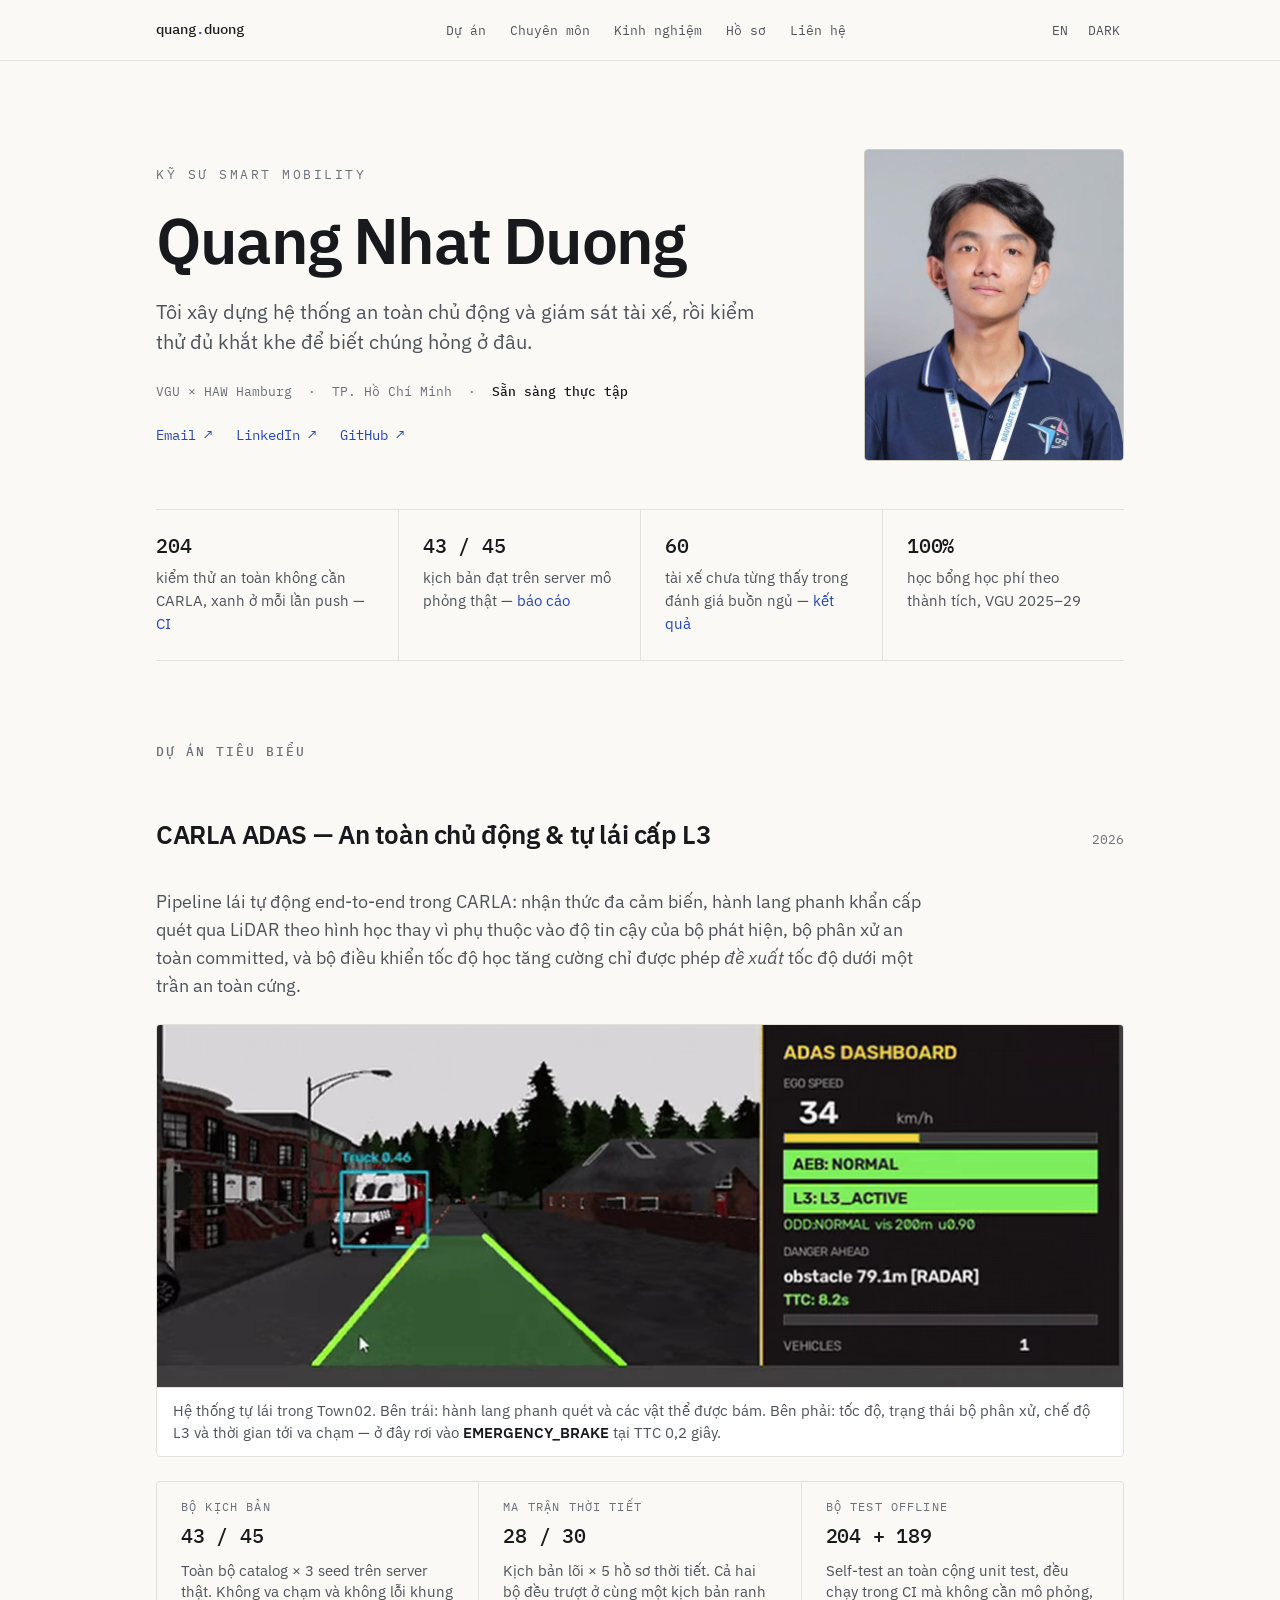
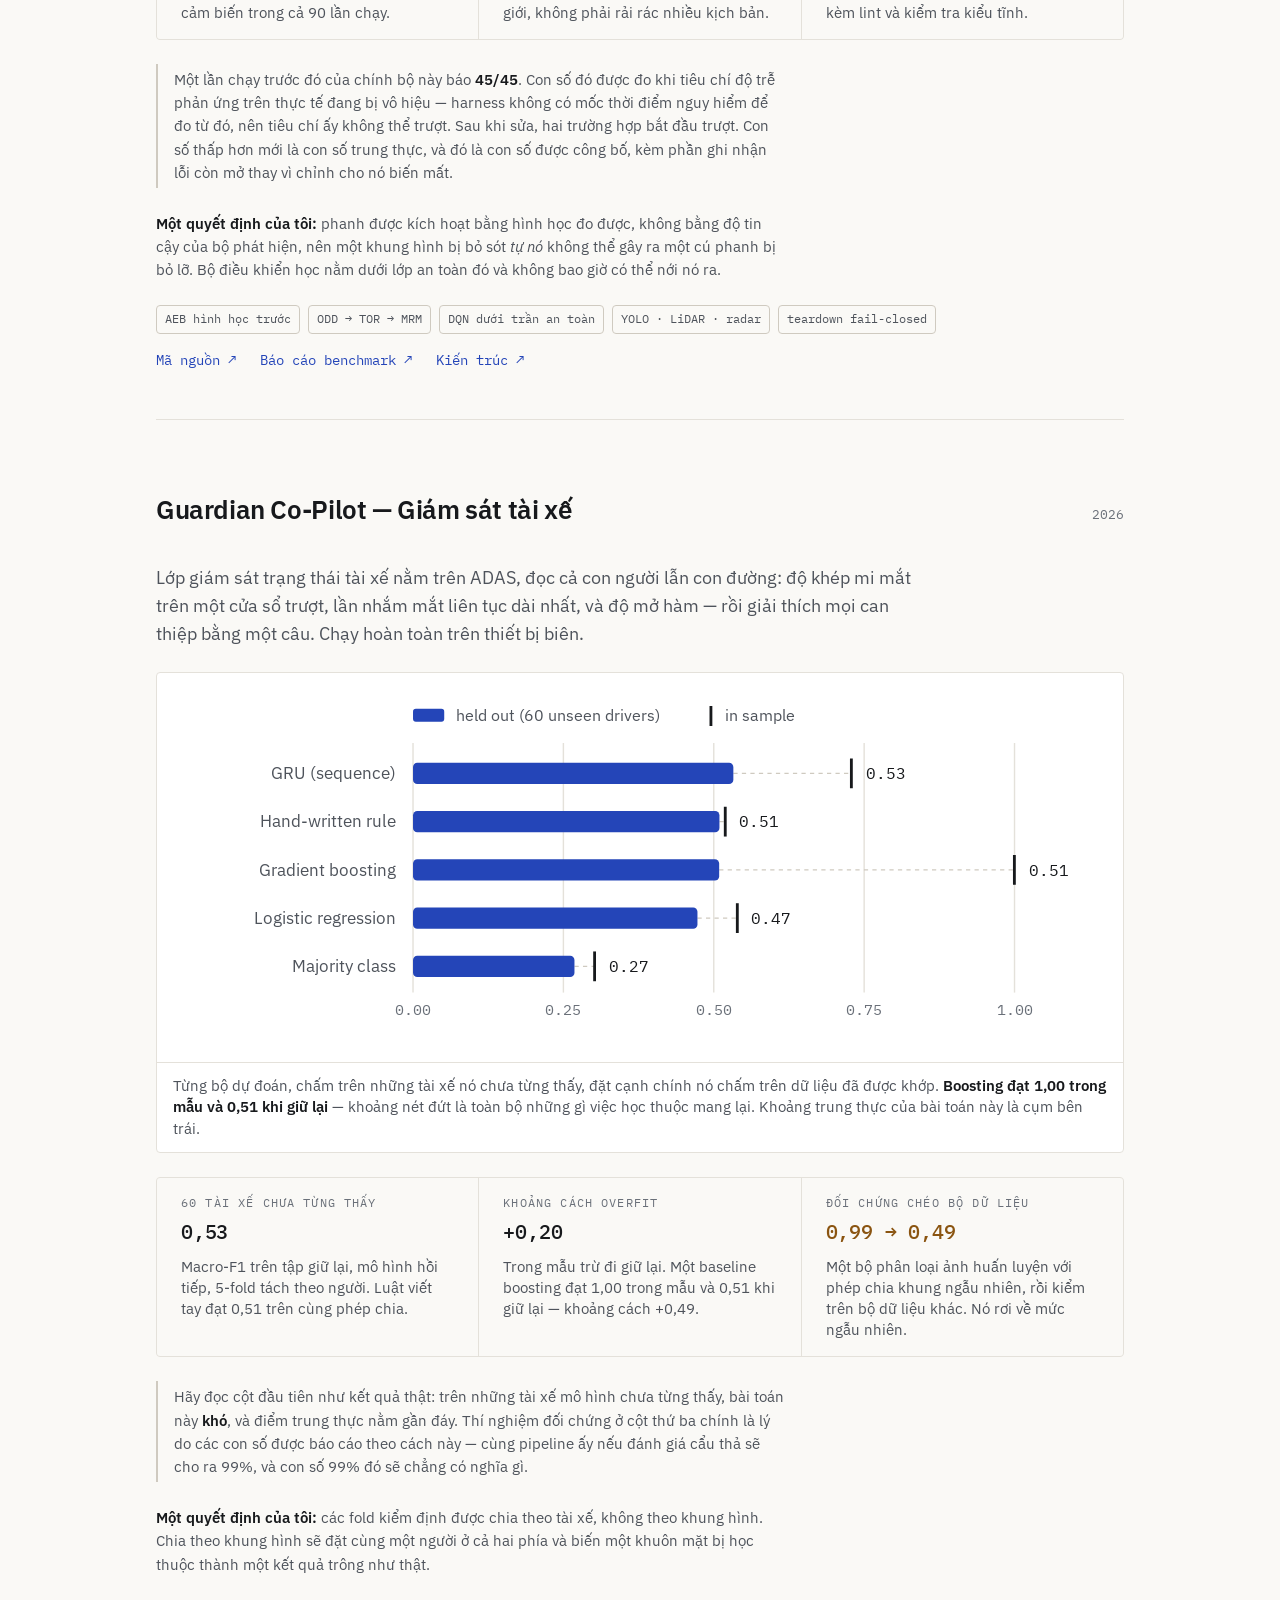
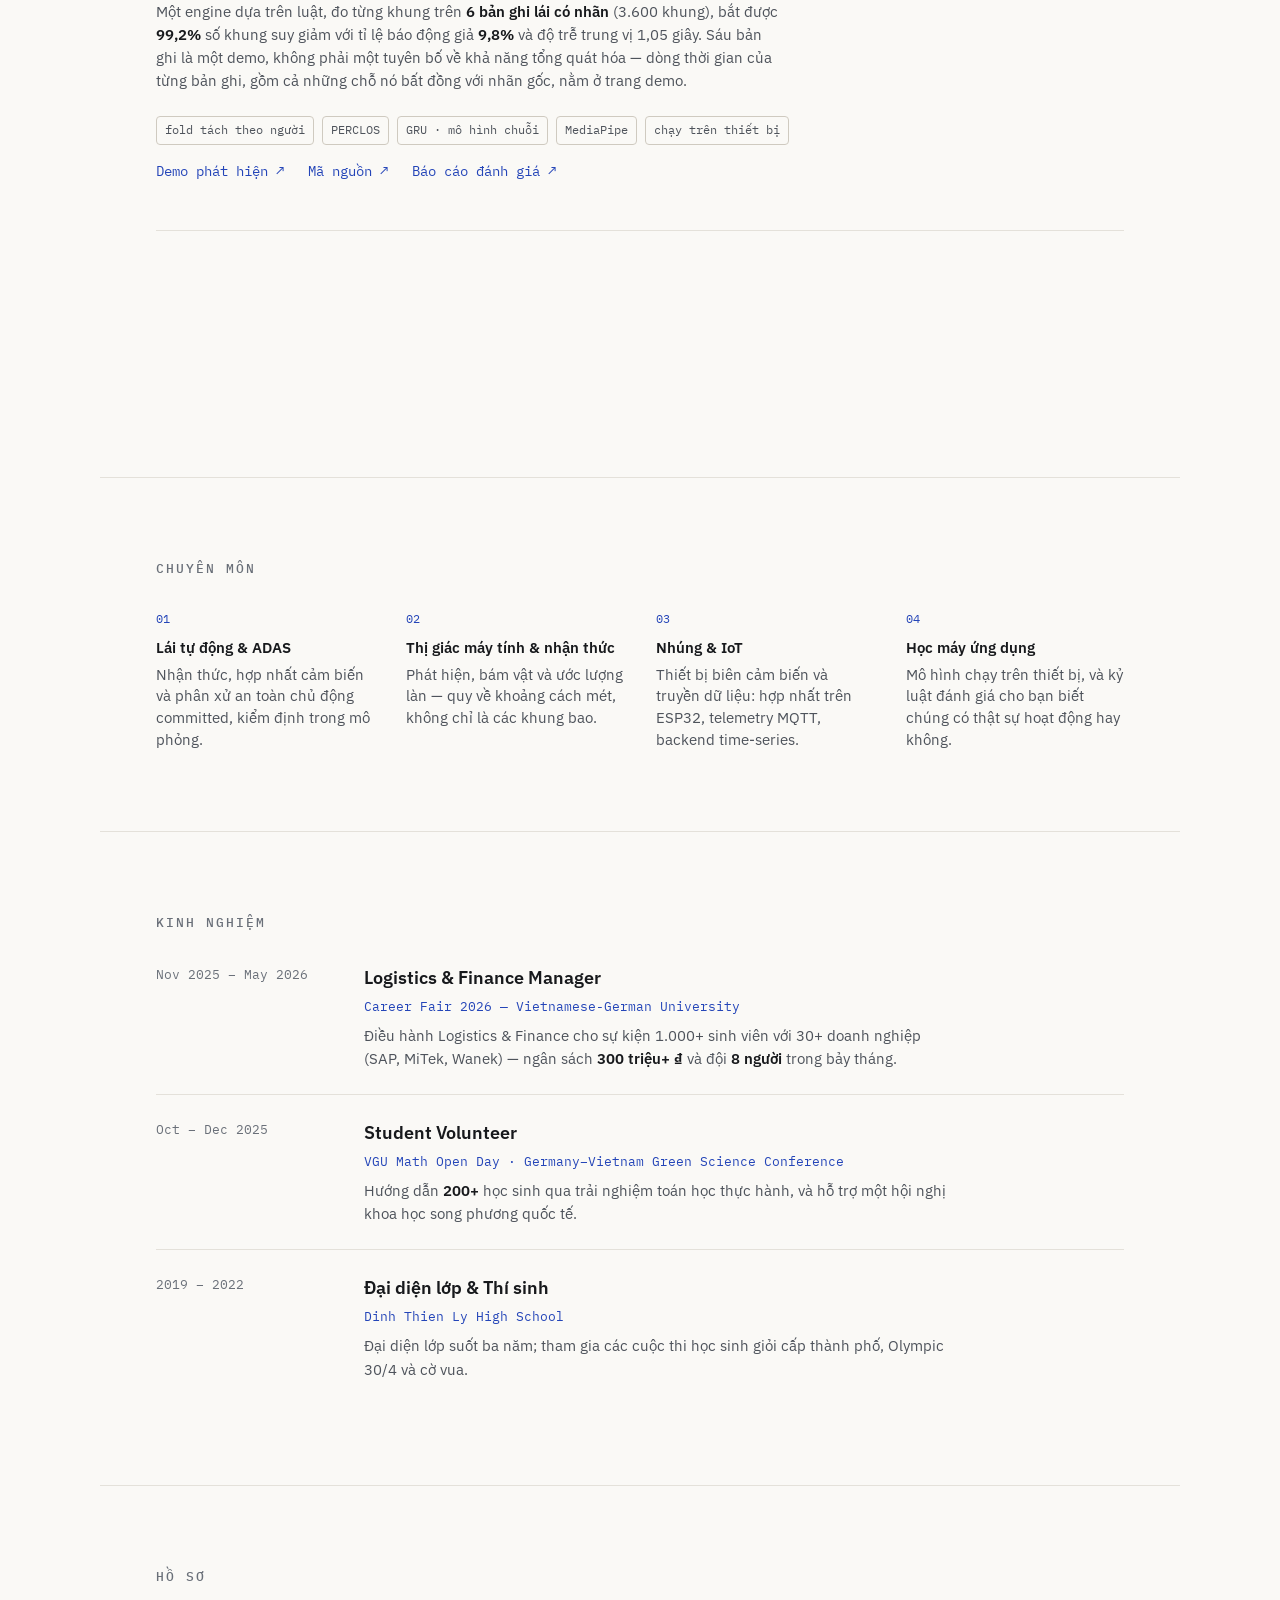
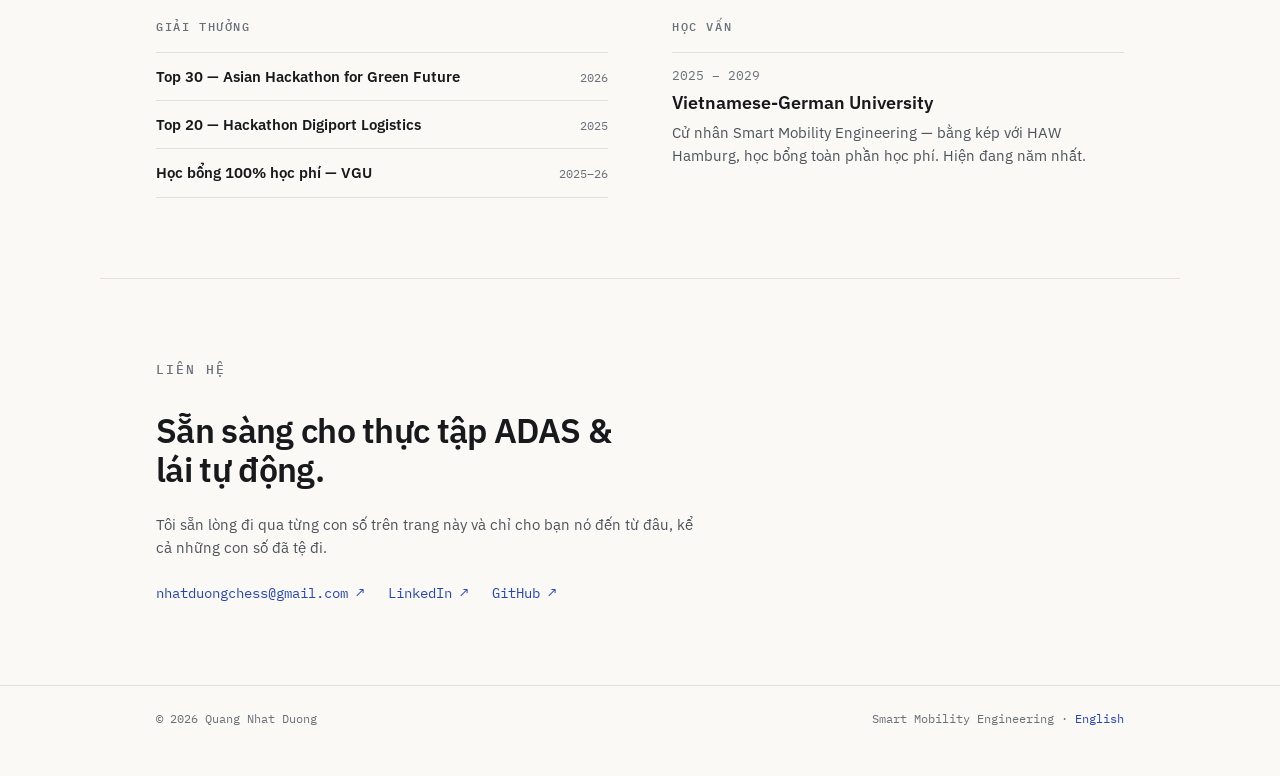
<file: index.html>
<!DOCTYPE html>
<html lang="vi">
<head>
<meta charset="UTF-8">
<meta name="viewport" content="width=device-width, initial-scale=1.0">
<title>Quang Nhat Duong — Kỹ sư Smart Mobility</title>
<meta name="description" content="Quang Nhat Duong — sinh viên Smart Mobility Engineering, xây dựng hệ thống an toàn chủ động và giám sát tài xế. ADAS cấp L3 trong CARLA, kiểm định trên server thật; phát hiện buồn ngủ đánh giá trên 60 tài xế chưa từng thấy.">
<link rel="preconnect" href="https://fonts.googleapis.com">
<link rel="preconnect" href="https://fonts.gstatic.com" crossorigin>
<link rel="stylesheet" href="https://fonts.googleapis.com/css2?family=IBM+Plex+Mono:wght@400;500&family=IBM+Plex+Sans:wght@400;500;600;700&display=swap">
<link rel="stylesheet" href="styles.css">
</head>
<body>

<a class="skip" href="#main">Tới nội dung chính</a>

<div class="topbar">
  <div class="wrap topbar-inner">
    <a class="brand" href="#top">quang<span class="d">.</span>duong</a>
    <nav class="topnav" aria-label="Các mục">
      <a href="#work">Dự án</a>
      <a href="#focus">Chuyên môn</a>
      <a href="#experience">Kinh nghiệm</a>
      <a href="#background">Hồ sơ</a>
      <a href="#contact">Liên hệ</a>
    </nav>
    <div class="controls">
      <a class="icon-btn" href="en.html" title="English" hreflang="en">EN</a>
      <button class="icon-btn" data-theme-toggle aria-label="Đổi giao diện sáng/tối"><span class="tstate">DARK</span></button>
    </div>
  </div>
</div>

<header class="hero wrap" id="top">
  <div class="hero-grid">
    <div class="hero-main">
      <div class="eyebrow">Kỹ sư Smart Mobility</div>
      <h1 class="hero-name">Quang Nhat Duong</h1>
      <p class="hero-lead">Tôi xây dựng hệ thống an toàn chủ động và giám sát tài xế, rồi kiểm thử đủ khắt khe để biết chúng hỏng ở đâu.</p>
      <div class="hero-meta">VGU&nbsp;×&nbsp;HAW&nbsp;Hamburg &nbsp;·&nbsp; TP.&nbsp;Hồ&nbsp;Chí&nbsp;Minh &nbsp;·&nbsp; <b>Sẵn sàng thực tập</b></div>
      <div class="hero-links">
        <a href="mailto:nhatduongchess@gmail.com">Email&nbsp;↗</a>
        <a href="https://www.linkedin.com/in/quang-nhat-duong-95208b382/" target="_blank" rel="noopener">LinkedIn&nbsp;↗</a>
        <a href="https://github.com/nhatduongchess-cloud" target="_blank" rel="noopener">GitHub&nbsp;↗</a>
      </div>
    </div>
    <div class="hero-portrait">
      <img src="assets/portrait-crop.jpg" alt="Chân dung Quang Nhat Duong" width="260" height="312">
    </div>
  </div>
</header>

<div class="wrap">
  <div class="evidence">
    <div class="ev">
      <div class="ev-v">204</div>
      <div class="ev-k">kiểm thử an toàn không cần CARLA, xanh ở mỗi lần push —
        <a href="https://github.com/nhatduongchess-cloud/carla-adas-active-safety-project/actions" target="_blank" rel="noopener">CI</a></div>
    </div>
    <div class="ev">
      <div class="ev-v">43 / 45</div>
      <div class="ev-k">kịch bản đạt trên server mô phỏng thật —
        <a href="https://github.com/nhatduongchess-cloud/carla-adas-active-safety-project/blob/main/docs/benchmarks/README.md" target="_blank" rel="noopener">báo cáo</a></div>
    </div>
    <div class="ev">
      <div class="ev-v">60</div>
      <div class="ev-k">tài xế chưa từng thấy trong đánh giá buồn ngủ —
        <a href="https://github.com/nhatduongchess-cloud/guardian-co-pilot/blob/main/docs/opendata/rldd_report.md" target="_blank" rel="noopener">kết quả</a></div>
    </div>
    <div class="ev">
      <div class="ev-v">100%</div>
      <div class="ev-k">học bổng học phí theo thành tích, VGU 2025–29</div>
    </div>
  </div>
</div>

<main id="main">

  <!-- DỰ ÁN -->
  <section class="section wrap" id="work">
    <h2 class="sec-label">Dự án tiêu biểu</h2>

    <article class="case">
      <div class="case-head">
        <h3 class="case-title">CARLA ADAS — An toàn chủ động &amp; tự lái cấp&nbsp;L3</h3>
        <span class="case-year">2026</span>
      </div>
      <p class="case-lede">Pipeline lái tự động end-to-end trong CARLA: nhận thức đa cảm biến, hành lang phanh khẩn cấp
        quét qua LiDAR theo hình học thay vì phụ thuộc vào độ tin cậy của bộ phát hiện, bộ phân xử an toàn committed,
        và bộ điều khiển tốc độ học tăng cường chỉ được phép <em>đề xuất</em> tốc độ dưới một trần an toàn cứng.</p>

      <figure class="figure">
        <video autoplay muted loop playsinline poster="assets/carla-demo-poster.jpg"
               width="960" height="360" aria-label="Hệ thống chạy trong CARLA: hành lang làn đường, xe và người đi bộ được bám, và bảng điều khiển ADAS chuyển sang EMERGENCY_BRAKE khi thời gian tới va chạm giảm.">
          <source src="assets/carla-demo.webm" type="video/webm">
          <source src="assets/carla-demo.mp4" type="video/mp4">
        </video>
        <figcaption class="figure-cap">Hệ thống tự lái trong Town02. Bên trái: hành lang phanh quét
          và các vật thể được bám. Bên phải: tốc độ, trạng thái bộ phân xử, chế độ L3 và thời gian
          tới va chạm — ở đây rơi vào <b>EMERGENCY_BRAKE</b> tại TTC 0,2&nbsp;giây.</figcaption>
      </figure>

      <div class="metrics">
        <div class="metric">
          <div class="m-k">Bộ kịch bản</div>
          <div class="m-v">43 / 45</div>
          <div class="m-n">Toàn bộ catalog × 3 seed trên server thật. Không va chạm và không lỗi khung cảm biến
            trong cả 90 lần chạy.</div>
        </div>
        <div class="metric">
          <div class="m-k">Ma trận thời tiết</div>
          <div class="m-v">28 / 30</div>
          <div class="m-n">Kịch bản lõi × 5 hồ sơ thời tiết. Cả hai bộ đều trượt ở cùng một kịch bản ranh giới,
            không phải rải rác nhiều kịch bản.</div>
        </div>
        <div class="metric">
          <div class="m-k">Bộ test offline</div>
          <div class="m-v">204 + 189</div>
          <div class="m-n">Self-test an toàn cộng unit test, đều chạy trong CI mà không cần mô phỏng,
            kèm lint và kiểm tra kiểu tĩnh.</div>
        </div>
      </div>

      <p class="caveat">Một lần chạy trước đó của chính bộ này báo <b>45/45</b>. Con số đó được đo khi tiêu chí độ trễ
        phản ứng trên thực tế đang bị vô hiệu — harness không có mốc thời điểm nguy hiểm để đo từ đó, nên tiêu chí ấy
        không thể trượt. Sau khi sửa, hai trường hợp bắt đầu trượt. Con số thấp hơn mới là con số trung thực, và đó là
        con số được công bố, kèm phần ghi nhận lỗi còn mở thay vì chỉnh cho nó biến mất.</p>

      <p class="decision"><b>Một quyết định của tôi:</b> phanh được kích hoạt bằng hình học đo được, không bằng độ tin cậy
        của bộ phát hiện, nên một khung hình bị bỏ sót <em>tự nó</em> không thể gây ra một cú phanh bị bỏ lỡ. Bộ điều khiển
        học nằm dưới lớp an toàn đó và không bao giờ có thể nới nó ra.</p>

      <div class="chips">
        <span class="chip">AEB hình học trước</span><span class="chip">ODD → TOR → MRM</span>
        <span class="chip">DQN dưới trần an toàn</span><span class="chip">YOLO · LiDAR · radar</span>
        <span class="chip">teardown fail-closed</span>
      </div>
      <div class="sources">
        <a href="https://github.com/nhatduongchess-cloud/carla-adas-active-safety-project" target="_blank" rel="noopener">Mã nguồn&nbsp;↗</a>
        <a href="https://github.com/nhatduongchess-cloud/carla-adas-active-safety-project/blob/main/docs/benchmarks/README.md" target="_blank" rel="noopener">Báo cáo benchmark&nbsp;↗</a>
        <a href="https://github.com/nhatduongchess-cloud/carla-adas-active-safety-project/blob/main/docs/ARCHITECTURE.md" target="_blank" rel="noopener">Kiến trúc&nbsp;↗</a>
      </div>
    </article>

    <article class="case">
      <div class="case-head">
        <h3 class="case-title">Guardian Co-Pilot — Giám sát tài xế</h3>
        <span class="case-year">2026</span>
      </div>
      <p class="case-lede">Lớp giám sát trạng thái tài xế nằm trên ADAS, đọc cả con người lẫn con đường: độ khép mi mắt
        trên một cửa sổ trượt, lần nhắm mắt liên tục dài nhất, và độ mở hàm — rồi giải thích mọi can thiệp bằng một câu.
        Chạy hoàn toàn trên thiết bị biên.</p>

      <figure class="figure">
        <div class="chart"><svg xmlns="http://www.w3.org/2000/svg" viewBox="0 0 664 252" width="100%" role="img" aria-label="Held-out macro-F1 against in-sample macro-F1 for five predictors on 60 unseen drivers. Gradient boosting scores 1.00 in sample and 0.51 held out; the GRU scores 0.73 and 0.53; the hand-written rule 0.52 and 0.51."><style>.g-ink{fill:var(--ink,#17191C)}.g-sub{fill:var(--sub,#4E535B)}.g-faint{fill:var(--faint,#6A7079)}.g-bar{fill:var(--accent,#2445B8)}.g-tick{stroke:var(--ink,#17191C)}.g-grid{stroke:var(--line,#E4E1DA)}.g-span{stroke:var(--line-2,#CFCAC0)}</style><line x1="172.0" y1="38" x2="172.0" y2="214" class="g-grid" stroke-width="1"/><text x="172.0" y="230" font-size="10.5" text-anchor="middle" class="g-faint" font-family="IBM Plex Mono, monospace">0.00</text><line x1="278.0" y1="38" x2="278.0" y2="214" class="g-grid" stroke-width="1"/><text x="278.0" y="230" font-size="10.5" text-anchor="middle" class="g-faint" font-family="IBM Plex Mono, monospace">0.25</text><line x1="384.0" y1="38" x2="384.0" y2="214" class="g-grid" stroke-width="1"/><text x="384.0" y="230" font-size="10.5" text-anchor="middle" class="g-faint" font-family="IBM Plex Mono, monospace">0.50</text><line x1="490.0" y1="38" x2="490.0" y2="214" class="g-grid" stroke-width="1"/><text x="490.0" y="230" font-size="10.5" text-anchor="middle" class="g-faint" font-family="IBM Plex Mono, monospace">0.75</text><line x1="596.0" y1="38" x2="596.0" y2="214" class="g-grid" stroke-width="1"/><text x="596.0" y="230" font-size="10.5" text-anchor="middle" class="g-faint" font-family="IBM Plex Mono, monospace">1.00</text><text x="160" y="63.5" font-size="12" text-anchor="end" class="g-sub">GRU (sequence)</text><line x1="397.8" y1="59.5" x2="481.0" y2="59.5" class="g-span" stroke-width="1" stroke-dasharray="3 3"/><rect x="172" y="52" width="225.8" height="15" rx="3" class="g-bar"><title>GRU (sequence): held out 0.53, in sample 0.73</title></rect><line x1="481.0" y1="49" x2="481.0" y2="70" class="g-tick" stroke-width="2"/><text x="491.0" y="63.5" font-size="11.5" class="g-ink" font-family="IBM Plex Mono, monospace">0.53</text><text x="160" y="97.5" font-size="12" text-anchor="end" class="g-sub">Hand-written rule</text><line x1="388.0" y1="93.5" x2="392.1" y2="93.5" class="g-span" stroke-width="1" stroke-dasharray="3 3"/><rect x="172" y="86" width="216.0" height="15" rx="3" class="g-bar"><title>Hand-written rule: held out 0.51, in sample 0.52</title></rect><line x1="392.1" y1="83" x2="392.1" y2="104" class="g-tick" stroke-width="2"/><text x="402.1" y="97.5" font-size="11.5" class="g-ink" font-family="IBM Plex Mono, monospace">0.51</text><text x="160" y="131.5" font-size="12" text-anchor="end" class="g-sub">Gradient boosting</text><line x1="387.8" y1="127.5" x2="595.9" y2="127.5" class="g-span" stroke-width="1" stroke-dasharray="3 3"/><rect x="172" y="120" width="215.8" height="15" rx="3" class="g-bar"><title>Gradient boosting: held out 0.51, in sample 1.00</title></rect><line x1="595.9" y1="117" x2="595.9" y2="138" class="g-tick" stroke-width="2"/><text x="605.9" y="131.5" font-size="11.5" class="g-ink" font-family="IBM Plex Mono, monospace">0.51</text><text x="160" y="165.5" font-size="12" text-anchor="end" class="g-sub">Logistic regression</text><line x1="372.5" y1="161.5" x2="400.6" y2="161.5" class="g-span" stroke-width="1" stroke-dasharray="3 3"/><rect x="172" y="154" width="200.5" height="15" rx="3" class="g-bar"><title>Logistic regression: held out 0.47, in sample 0.54</title></rect><line x1="400.6" y1="151" x2="400.6" y2="172" class="g-tick" stroke-width="2"/><text x="410.6" y="165.5" font-size="11.5" class="g-ink" font-family="IBM Plex Mono, monospace">0.47</text><text x="160" y="199.5" font-size="12" text-anchor="end" class="g-sub">Majority class</text><line x1="285.8" y1="195.5" x2="300.0" y2="195.5" class="g-span" stroke-width="1" stroke-dasharray="3 3"/><rect x="172" y="188" width="113.8" height="15" rx="3" class="g-bar"><title>Majority class: held out 0.27, in sample 0.30</title></rect><line x1="300.0" y1="185" x2="300.0" y2="206" class="g-tick" stroke-width="2"/><text x="310.0" y="199.5" font-size="11.5" class="g-ink" font-family="IBM Plex Mono, monospace">0.27</text><rect x="172" y="14" width="22" height="9" rx="2" class="g-bar"/><text x="202" y="22.5" font-size="11.5" class="g-sub">held out (60 unseen drivers)</text><line x1="382" y1="12" x2="382" y2="26" class="g-tick" stroke-width="2"/><text x="392" y="22.5" font-size="11.5" class="g-sub">in sample</text></svg></div>
        <figcaption class="figure-cap">Từng bộ dự đoán, chấm trên những tài xế nó chưa từng thấy, đặt
          cạnh chính nó chấm trên dữ liệu đã được khớp. <b>Boosting đạt 1,00 trong mẫu và 0,51 khi giữ
          lại</b> — khoảng nét đứt là toàn bộ những gì việc học thuộc mang lại. Khoảng trung thực của
          bài toán này là cụm bên trái.</figcaption>
      </figure>

      <div class="metrics">
        <div class="metric">
          <div class="m-k">60 tài xế chưa từng thấy</div>
          <div class="m-v">0,53</div>
          <div class="m-n">Macro-F1 trên tập giữ lại, mô hình hồi tiếp, 5-fold tách theo người. Luật viết tay
            đạt 0,51 trên cùng phép chia.</div>
        </div>
        <div class="metric">
          <div class="m-k">Khoảng cách overfit</div>
          <div class="m-v">+0,20</div>
          <div class="m-n">Trong mẫu trừ đi giữ lại. Một baseline boosting đạt 1,00 trong mẫu và 0,51 khi giữ lại —
            khoảng cách +0,49.</div>
        </div>
        <div class="metric">
          <div class="m-k">Đối chứng chéo bộ dữ liệu</div>
          <div class="m-v warn">0,99 → 0,49</div>
          <div class="m-n">Một bộ phân loại ảnh huấn luyện với phép chia khung ngẫu nhiên, rồi kiểm trên bộ dữ liệu
            khác. Nó rơi về mức ngẫu nhiên.</div>
        </div>
      </div>

      <p class="caveat">Hãy đọc cột đầu tiên như kết quả thật: trên những tài xế mô hình chưa từng thấy, bài toán này
        <b>khó</b>, và điểm trung thực nằm gần đáy. Thí nghiệm đối chứng ở cột thứ ba chính là lý do các con số được báo
        cáo theo cách này — cùng pipeline ấy nếu đánh giá cẩu thả sẽ cho ra 99%, và con số 99% đó sẽ chẳng có nghĩa gì.</p>

      <p class="decision"><b>Một quyết định của tôi:</b> các fold kiểm định được chia theo tài xế, không theo khung hình.
        Chia theo khung hình sẽ đặt cùng một người ở cả hai phía và biến một khuôn mặt bị học thuộc thành một kết quả
        trông như thật.</p>

      <p class="decision">Một engine dựa trên luật, đo từng khung trên <b>6 bản ghi lái có nhãn</b> (3.600 khung), bắt được
        <b>99,2%</b> số khung suy giảm với tỉ lệ báo động giả <b>9,8%</b> và độ trễ trung vị 1,05&nbsp;giây. Sáu bản ghi là
        một demo, không phải một tuyên bố về khả năng tổng quát hóa — dòng thời gian của từng bản ghi, gồm cả những chỗ nó
        bất đồng với nhãn gốc, nằm ở trang demo.</p>

      <div class="chips">
        <span class="chip">fold tách theo người</span><span class="chip">PERCLOS</span>
        <span class="chip">GRU · mô hình chuỗi</span><span class="chip">MediaPipe</span>
        <span class="chip">chạy trên thiết bị</span>
      </div>
      <div class="sources">
        <a href="guardian-drowsiness.html">Demo phát hiện&nbsp;↗</a>
        <a href="https://github.com/nhatduongchess-cloud/guardian-co-pilot" target="_blank" rel="noopener">Mã nguồn&nbsp;↗</a>
        <a href="https://github.com/nhatduongchess-cloud/guardian-co-pilot/blob/main/docs/opendata/rldd_report.md" target="_blank" rel="noopener">Báo cáo đánh giá&nbsp;↗</a>
      </div>
    </article>

    <div class="mini-grid">
      <div class="mini">
        <h3>ByteLoop — Thu gom hạt mài mòn cho xe điện</h3>
        <p>Thu gom tĩnh điện hạt mài mòn lốp và mặt đường gắn trên bánh xe, với pipeline ESP32 → MQTT → Supabase
          và ứng dụng Flutter cho đội xe.</p>
      </div>
      <div class="mini">
        <h3>Neural Voice Console</h3>
        <p>Chuyển giọng nói thành văn bản và dịch, chạy hoàn toàn offline nên không có âm thanh nào rời khỏi thiết bị:
          Whisper với LoRA adapter, NLLB cho phần dịch, chi phí vận hành bằng không.</p>
      </div>
    </div>
  </section>

  <!-- CHUYÊN MÔN -->
  <section class="section wrap" id="focus">
    <h2 class="sec-label">Chuyên môn</h2>
    <div class="band">
      <div class="band-item"><span class="band-no">01</span>
        <h3>Lái tự động &amp; ADAS</h3>
        <p>Nhận thức, hợp nhất cảm biến và phân xử an toàn chủ động committed, kiểm định trong mô phỏng.</p></div>
      <div class="band-item"><span class="band-no">02</span>
        <h3>Thị giác máy tính &amp; nhận thức</h3>
        <p>Phát hiện, bám vật và ước lượng làn — quy về khoảng cách mét, không chỉ là các khung bao.</p></div>
      <div class="band-item"><span class="band-no">03</span>
        <h3>Nhúng &amp; IoT</h3>
        <p>Thiết bị biên cảm biến và truyền dữ liệu: hợp nhất trên ESP32, telemetry MQTT, backend time-series.</p></div>
      <div class="band-item"><span class="band-no">04</span>
        <h3>Học máy ứng dụng</h3>
        <p>Mô hình chạy trên thiết bị, và kỷ luật đánh giá cho bạn biết chúng có thật sự hoạt động hay không.</p></div>
    </div>
  </section>

  <!-- KINH NGHIỆM -->
  <section class="section wrap" id="experience">
    <h2 class="sec-label">Kinh nghiệm</h2>
    <div class="ledger">
      <div class="entry">
        <div class="when">Nov 2025 – May 2026</div>
        <div>
          <div class="role">Logistics &amp; Finance Manager</div>
          <div class="org">Career Fair 2026 — Vietnamese-German University</div>
          <div class="body">Điều hành Logistics &amp; Finance cho sự kiện 1.000+ sinh viên với 30+ doanh nghiệp
            (SAP, MiTek, Wanek) — ngân sách <b>300 triệu+&nbsp;₫</b> và đội <b>8 người</b> trong bảy tháng.</div>
        </div>
      </div>
      <div class="entry">
        <div class="when">Oct – Dec 2025</div>
        <div>
          <div class="role">Student Volunteer</div>
          <div class="org">VGU Math Open Day · Germany–Vietnam Green Science Conference</div>
          <div class="body">Hướng dẫn <b>200+</b> học sinh qua trải nghiệm toán học thực hành, và hỗ trợ một hội nghị
            khoa học song phương quốc tế.</div>
        </div>
      </div>
      <div class="entry">
        <div class="when">2019 – 2022</div>
        <div>
          <div class="role">Đại diện lớp &amp; Thí sinh</div>
          <div class="org">Dinh Thien Ly High School</div>
          <div class="body">Đại diện lớp suốt ba năm; tham gia các cuộc thi học sinh giỏi cấp thành phố,
            Olympic 30/4 và cờ vua.</div>
        </div>
      </div>
    </div>
  </section>

  <!-- HỒ SƠ -->
  <section class="section wrap" id="background">
    <h2 class="sec-label">Hồ sơ</h2>
    <div class="bg-grid">
      <div class="bg-col">
        <h3>Giải thưởng</h3>
        <div class="award"><span class="t">Top 30 — Asian Hackathon for Green Future</span><span class="y">2026</span></div>
        <div class="award"><span class="t">Top 20 — Hackathon Digiport Logistics</span><span class="y">2025</span></div>
        <div class="award"><span class="t">Học bổng 100% học phí — VGU</span><span class="y">2025–26</span></div>
      </div>
      <div class="bg-col">
        <h3>Học vấn</h3>
        <div class="edu">
          <div class="when">2025 – 2029</div>
          <div class="inst">Vietnamese-German University</div>
          <div class="deg">Cử nhân Smart Mobility Engineering — bằng kép với HAW Hamburg, học bổng toàn phần học phí.
            Hiện đang năm nhất.</div>
        </div>
      </div>
    </div>
  </section>

  <!-- LIÊN HỆ -->
  <section class="section wrap" id="contact">
    <h2 class="sec-label">Liên hệ</h2>
    <div class="contact-line">Sẵn sàng cho thực tập ADAS &amp; lái tự động.</div>
    <p class="contact-note">Tôi sẵn lòng đi qua từng con số trên trang này và chỉ cho bạn nó đến từ đâu,
      kể cả những con số đã tệ đi.</p>
    <div class="links">
      <a href="mailto:nhatduongchess@gmail.com">nhatduongchess@gmail.com&nbsp;↗</a>
      <a href="https://www.linkedin.com/in/quang-nhat-duong-95208b382/" target="_blank" rel="noopener">LinkedIn&nbsp;↗</a>
      <a href="https://github.com/nhatduongchess-cloud" target="_blank" rel="noopener">GitHub&nbsp;↗</a>
    </div>
  </section>

</main>

<footer class="foot">
  <div class="wrap foot-inner">
    <span>© 2026 Quang Nhat Duong</span>
    <span>Smart Mobility Engineering · <a href="en.html" hreflang="en">English</a></span>
  </div>
</footer>

<script src="app.js"></script>
<script src="motion.js"></script>
</body>
</html>
</file>
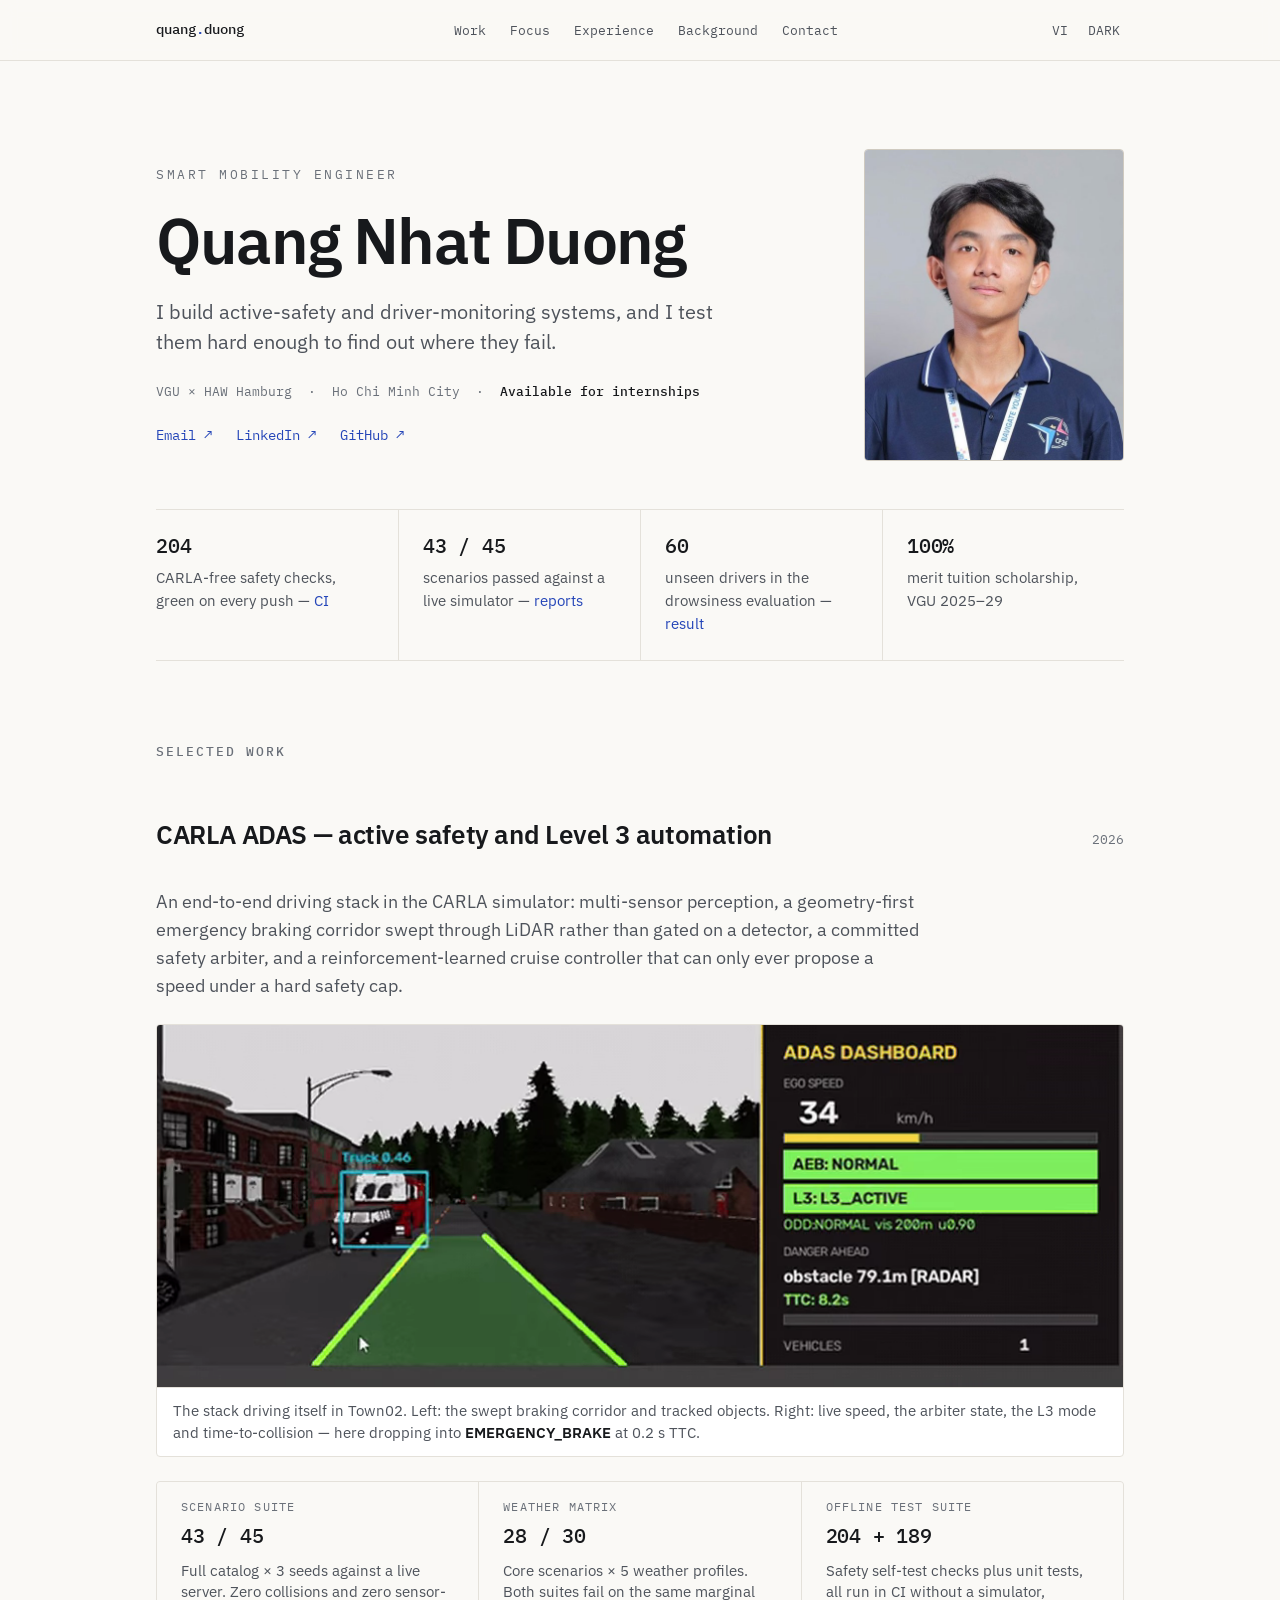
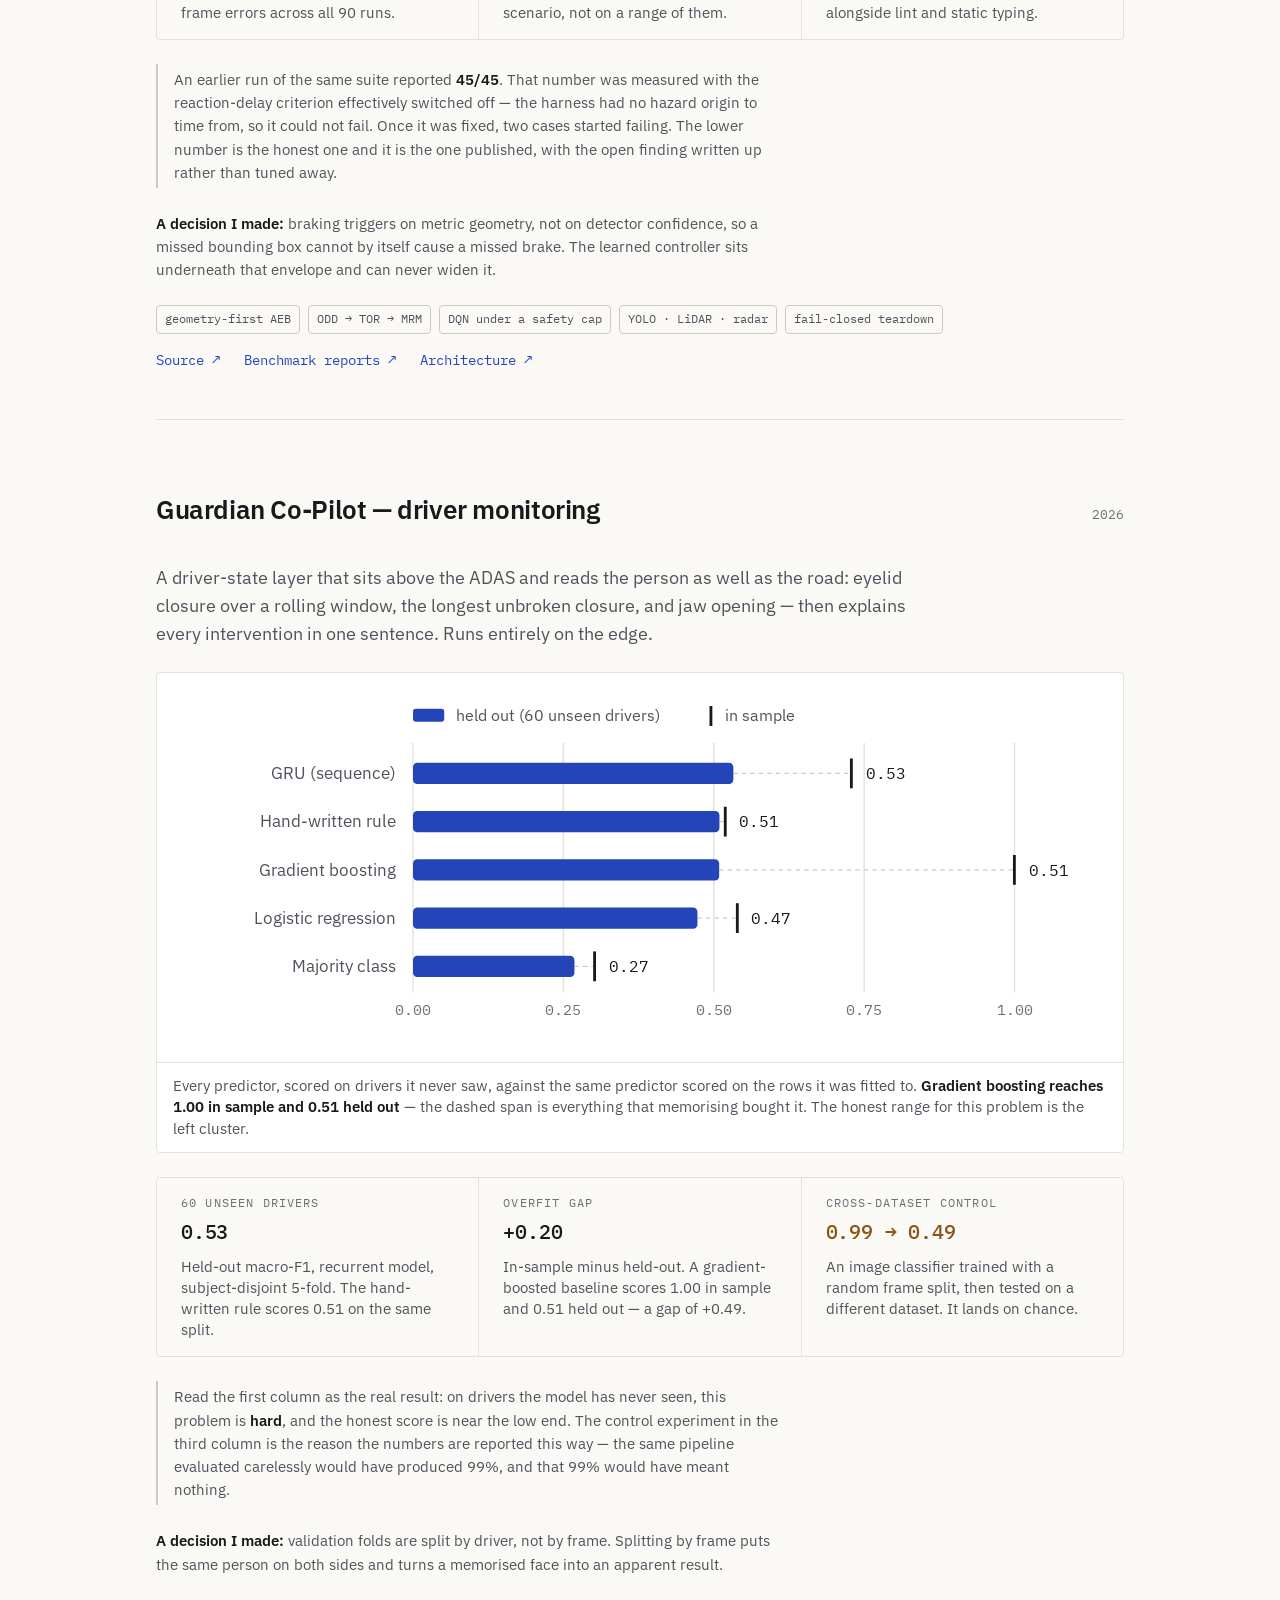
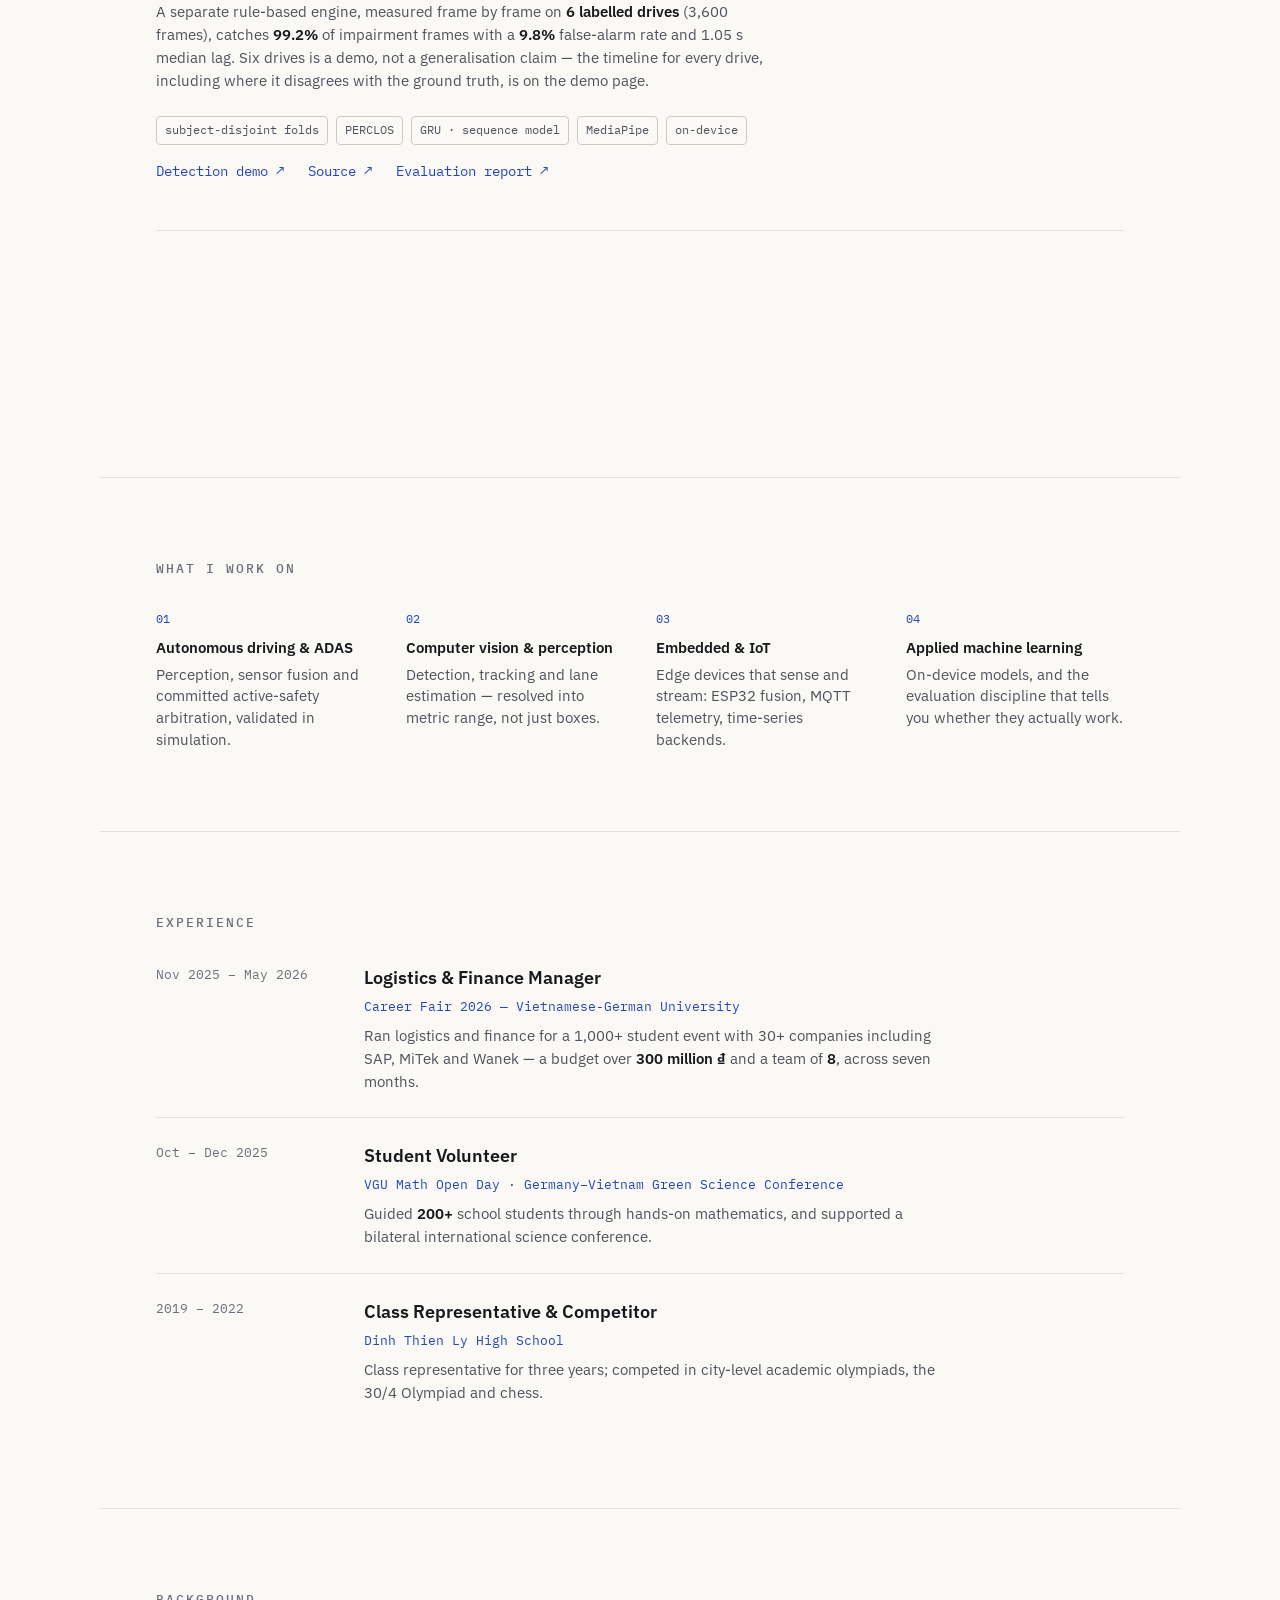
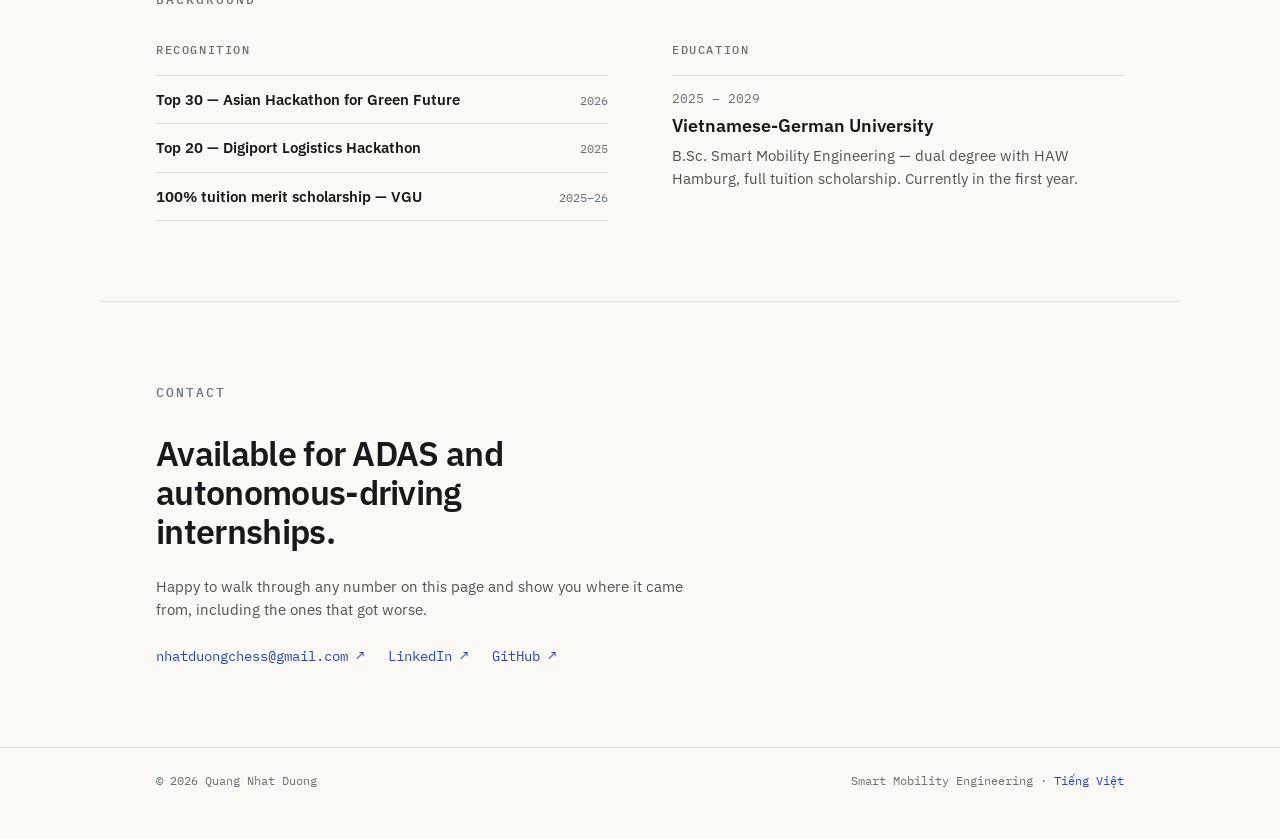
<file: en.html>
<!DOCTYPE html>
<html lang="en">
<head>
<meta charset="UTF-8">
<meta name="viewport" content="width=device-width, initial-scale=1.0">
<title>Quang Nhat Duong — Smart Mobility Engineer</title>
<meta name="description" content="Quang Nhat Duong — Smart Mobility Engineering student building active-safety and driver-monitoring systems. Level 3 ADAS in CARLA, evaluated against a live simulator; drowsiness detection evaluated on 60 unseen drivers.">
<link rel="preconnect" href="https://fonts.googleapis.com">
<link rel="preconnect" href="https://fonts.gstatic.com" crossorigin>
<link rel="stylesheet" href="https://fonts.googleapis.com/css2?family=IBM+Plex+Mono:wght@400;500&family=IBM+Plex+Sans:wght@400;500;600;700&display=swap">
<link rel="stylesheet" href="styles.css">
</head>
<body>

<a class="skip" href="#main">Skip to content</a>

<div class="topbar">
  <div class="wrap topbar-inner">
    <a class="brand" href="#top">quang<span class="d">.</span>duong</a>
    <nav class="topnav" aria-label="Sections">
      <a href="#work">Work</a>
      <a href="#focus">Focus</a>
      <a href="#experience">Experience</a>
      <a href="#background">Background</a>
      <a href="#contact">Contact</a>
    </nav>
    <div class="controls">
      <a class="icon-btn" href="index.html" title="Tiếng Việt" hreflang="vi">VI</a>
      <button class="icon-btn" data-theme-toggle aria-label="Toggle color theme"><span class="tstate">DARK</span></button>
    </div>
  </div>
</div>

<header class="hero wrap" id="top">
  <div class="hero-grid">
    <div class="hero-main">
      <div class="eyebrow">Smart Mobility Engineer</div>
      <h1 class="hero-name">Quang Nhat Duong</h1>
      <p class="hero-lead">I build active-safety and driver-monitoring systems, and I test them hard enough to find out where they fail.</p>
      <div class="hero-meta">VGU&nbsp;×&nbsp;HAW&nbsp;Hamburg &nbsp;·&nbsp; Ho&nbsp;Chi&nbsp;Minh&nbsp;City &nbsp;·&nbsp; <b>Available for internships</b></div>
      <div class="hero-links">
        <a href="mailto:nhatduongchess@gmail.com">Email&nbsp;↗</a>
        <a href="https://www.linkedin.com/in/quang-nhat-duong-95208b382/" target="_blank" rel="noopener">LinkedIn&nbsp;↗</a>
        <a href="https://github.com/nhatduongchess-cloud" target="_blank" rel="noopener">GitHub&nbsp;↗</a>
      </div>
    </div>
    <div class="hero-portrait">
      <img src="assets/portrait-crop.jpg" alt="Portrait of Quang Nhat Duong" width="260" height="312">
    </div>
  </div>
</header>

<div class="wrap">
  <div class="evidence">
    <div class="ev">
      <div class="ev-v">204</div>
      <div class="ev-k">CARLA-free safety checks, green on every push —
        <a href="https://github.com/nhatduongchess-cloud/carla-adas-active-safety-project/actions" target="_blank" rel="noopener">CI</a></div>
    </div>
    <div class="ev">
      <div class="ev-v">43 / 45</div>
      <div class="ev-k">scenarios passed against a live simulator —
        <a href="https://github.com/nhatduongchess-cloud/carla-adas-active-safety-project/blob/main/docs/benchmarks/README.md" target="_blank" rel="noopener">reports</a></div>
    </div>
    <div class="ev">
      <div class="ev-v">60</div>
      <div class="ev-k">unseen drivers in the drowsiness evaluation —
        <a href="https://github.com/nhatduongchess-cloud/guardian-co-pilot/blob/main/docs/opendata/rldd_report.md" target="_blank" rel="noopener">result</a></div>
    </div>
    <div class="ev">
      <div class="ev-v">100%</div>
      <div class="ev-k">merit tuition scholarship, VGU 2025–29</div>
    </div>
  </div>
</div>

<main id="main">

  <!-- WORK -->
  <section class="section wrap" id="work">
    <h2 class="sec-label">Selected work</h2>

    <article class="case">
      <div class="case-head">
        <h3 class="case-title">CARLA ADAS — active safety and Level&nbsp;3 automation</h3>
        <span class="case-year">2026</span>
      </div>
      <p class="case-lede">An end-to-end driving stack in the CARLA simulator: multi-sensor perception, a
        geometry-first emergency braking corridor swept through LiDAR rather than gated on a detector, a committed
        safety arbiter, and a reinforcement-learned cruise controller that can only ever propose a speed under a
        hard safety cap.</p>

      <figure class="figure">
        <video autoplay muted loop playsinline poster="assets/carla-demo-poster.jpg"
               width="960" height="360" aria-label="The stack driving in CARLA: lane corridor, tracked vehicles and pedestrians, and the ADAS dashboard entering EMERGENCY_BRAKE as time-to-collision falls.">
          <source src="assets/carla-demo.webm" type="video/webm">
          <source src="assets/carla-demo.mp4" type="video/mp4">
        </video>
        <figcaption class="figure-cap">The stack driving itself in Town02. Left: the swept braking
          corridor and tracked objects. Right: live speed, the arbiter state, the L3 mode and
          time-to-collision — here dropping into <b>EMERGENCY_BRAKE</b> at 0.2&nbsp;s TTC.</figcaption>
      </figure>

      <div class="metrics">
        <div class="metric">
          <div class="m-k">Scenario suite</div>
          <div class="m-v">43 / 45</div>
          <div class="m-n">Full catalog × 3 seeds against a live server. Zero collisions and zero sensor-frame
            errors across all 90 runs.</div>
        </div>
        <div class="metric">
          <div class="m-k">Weather matrix</div>
          <div class="m-v">28 / 30</div>
          <div class="m-n">Core scenarios × 5 weather profiles. Both suites fail on the same marginal
            scenario, not on a range of them.</div>
        </div>
        <div class="metric">
          <div class="m-k">Offline test suite</div>
          <div class="m-v">204 + 189</div>
          <div class="m-n">Safety self-test checks plus unit tests, all run in CI without a simulator,
            alongside lint and static typing.</div>
        </div>
      </div>

      <p class="caveat">An earlier run of the same suite reported <b>45/45</b>. That number was measured with the
        reaction-delay criterion effectively switched off — the harness had no hazard origin to time from, so it
        could not fail. Once it was fixed, two cases started failing. The lower number is the honest one and it is
        the one published, with the open finding written up rather than tuned away.</p>

      <p class="decision"><b>A decision I made:</b> braking triggers on metric geometry, not on detector confidence,
        so a missed bounding box cannot by itself cause a missed brake. The learned controller sits underneath that
        envelope and can never widen it.</p>

      <div class="chips">
        <span class="chip">geometry-first AEB</span><span class="chip">ODD → TOR → MRM</span>
        <span class="chip">DQN under a safety cap</span><span class="chip">YOLO · LiDAR · radar</span>
        <span class="chip">fail-closed teardown</span>
      </div>
      <div class="sources">
        <a href="https://github.com/nhatduongchess-cloud/carla-adas-active-safety-project" target="_blank" rel="noopener">Source&nbsp;↗</a>
        <a href="https://github.com/nhatduongchess-cloud/carla-adas-active-safety-project/blob/main/docs/benchmarks/README.md" target="_blank" rel="noopener">Benchmark reports&nbsp;↗</a>
        <a href="https://github.com/nhatduongchess-cloud/carla-adas-active-safety-project/blob/main/docs/ARCHITECTURE.md" target="_blank" rel="noopener">Architecture&nbsp;↗</a>
      </div>
    </article>

    <article class="case">
      <div class="case-head">
        <h3 class="case-title">Guardian Co-Pilot — driver monitoring</h3>
        <span class="case-year">2026</span>
      </div>
      <p class="case-lede">A driver-state layer that sits above the ADAS and reads the person as well as the road:
        eyelid closure over a rolling window, the longest unbroken closure, and jaw opening — then explains every
        intervention in one sentence. Runs entirely on the edge.</p>

      <figure class="figure">
        <div class="chart"><svg xmlns="http://www.w3.org/2000/svg" viewBox="0 0 664 252" width="100%" role="img" aria-label="Held-out macro-F1 against in-sample macro-F1 for five predictors on 60 unseen drivers. Gradient boosting scores 1.00 in sample and 0.51 held out; the GRU scores 0.73 and 0.53; the hand-written rule 0.52 and 0.51."><style>.g-ink{fill:var(--ink,#17191C)}.g-sub{fill:var(--sub,#4E535B)}.g-faint{fill:var(--faint,#6A7079)}.g-bar{fill:var(--accent,#2445B8)}.g-tick{stroke:var(--ink,#17191C)}.g-grid{stroke:var(--line,#E4E1DA)}.g-span{stroke:var(--line-2,#CFCAC0)}</style><line x1="172.0" y1="38" x2="172.0" y2="214" class="g-grid" stroke-width="1"/><text x="172.0" y="230" font-size="10.5" text-anchor="middle" class="g-faint" font-family="IBM Plex Mono, monospace">0.00</text><line x1="278.0" y1="38" x2="278.0" y2="214" class="g-grid" stroke-width="1"/><text x="278.0" y="230" font-size="10.5" text-anchor="middle" class="g-faint" font-family="IBM Plex Mono, monospace">0.25</text><line x1="384.0" y1="38" x2="384.0" y2="214" class="g-grid" stroke-width="1"/><text x="384.0" y="230" font-size="10.5" text-anchor="middle" class="g-faint" font-family="IBM Plex Mono, monospace">0.50</text><line x1="490.0" y1="38" x2="490.0" y2="214" class="g-grid" stroke-width="1"/><text x="490.0" y="230" font-size="10.5" text-anchor="middle" class="g-faint" font-family="IBM Plex Mono, monospace">0.75</text><line x1="596.0" y1="38" x2="596.0" y2="214" class="g-grid" stroke-width="1"/><text x="596.0" y="230" font-size="10.5" text-anchor="middle" class="g-faint" font-family="IBM Plex Mono, monospace">1.00</text><text x="160" y="63.5" font-size="12" text-anchor="end" class="g-sub">GRU (sequence)</text><line x1="397.8" y1="59.5" x2="481.0" y2="59.5" class="g-span" stroke-width="1" stroke-dasharray="3 3"/><rect x="172" y="52" width="225.8" height="15" rx="3" class="g-bar"><title>GRU (sequence): held out 0.53, in sample 0.73</title></rect><line x1="481.0" y1="49" x2="481.0" y2="70" class="g-tick" stroke-width="2"/><text x="491.0" y="63.5" font-size="11.5" class="g-ink" font-family="IBM Plex Mono, monospace">0.53</text><text x="160" y="97.5" font-size="12" text-anchor="end" class="g-sub">Hand-written rule</text><line x1="388.0" y1="93.5" x2="392.1" y2="93.5" class="g-span" stroke-width="1" stroke-dasharray="3 3"/><rect x="172" y="86" width="216.0" height="15" rx="3" class="g-bar"><title>Hand-written rule: held out 0.51, in sample 0.52</title></rect><line x1="392.1" y1="83" x2="392.1" y2="104" class="g-tick" stroke-width="2"/><text x="402.1" y="97.5" font-size="11.5" class="g-ink" font-family="IBM Plex Mono, monospace">0.51</text><text x="160" y="131.5" font-size="12" text-anchor="end" class="g-sub">Gradient boosting</text><line x1="387.8" y1="127.5" x2="595.9" y2="127.5" class="g-span" stroke-width="1" stroke-dasharray="3 3"/><rect x="172" y="120" width="215.8" height="15" rx="3" class="g-bar"><title>Gradient boosting: held out 0.51, in sample 1.00</title></rect><line x1="595.9" y1="117" x2="595.9" y2="138" class="g-tick" stroke-width="2"/><text x="605.9" y="131.5" font-size="11.5" class="g-ink" font-family="IBM Plex Mono, monospace">0.51</text><text x="160" y="165.5" font-size="12" text-anchor="end" class="g-sub">Logistic regression</text><line x1="372.5" y1="161.5" x2="400.6" y2="161.5" class="g-span" stroke-width="1" stroke-dasharray="3 3"/><rect x="172" y="154" width="200.5" height="15" rx="3" class="g-bar"><title>Logistic regression: held out 0.47, in sample 0.54</title></rect><line x1="400.6" y1="151" x2="400.6" y2="172" class="g-tick" stroke-width="2"/><text x="410.6" y="165.5" font-size="11.5" class="g-ink" font-family="IBM Plex Mono, monospace">0.47</text><text x="160" y="199.5" font-size="12" text-anchor="end" class="g-sub">Majority class</text><line x1="285.8" y1="195.5" x2="300.0" y2="195.5" class="g-span" stroke-width="1" stroke-dasharray="3 3"/><rect x="172" y="188" width="113.8" height="15" rx="3" class="g-bar"><title>Majority class: held out 0.27, in sample 0.30</title></rect><line x1="300.0" y1="185" x2="300.0" y2="206" class="g-tick" stroke-width="2"/><text x="310.0" y="199.5" font-size="11.5" class="g-ink" font-family="IBM Plex Mono, monospace">0.27</text><rect x="172" y="14" width="22" height="9" rx="2" class="g-bar"/><text x="202" y="22.5" font-size="11.5" class="g-sub">held out (60 unseen drivers)</text><line x1="382" y1="12" x2="382" y2="26" class="g-tick" stroke-width="2"/><text x="392" y="22.5" font-size="11.5" class="g-sub">in sample</text></svg></div>
        <figcaption class="figure-cap">Every predictor, scored on drivers it never saw, against the
          same predictor scored on the rows it was fitted to. <b>Gradient boosting reaches 1.00 in
          sample and 0.51 held out</b> — the dashed span is everything that memorising bought it.
          The honest range for this problem is the left cluster.</figcaption>
      </figure>

      <div class="metrics">
        <div class="metric">
          <div class="m-k">60 unseen drivers</div>
          <div class="m-v">0.53</div>
          <div class="m-n">Held-out macro-F1, recurrent model, subject-disjoint 5-fold. The hand-written rule
            scores 0.51 on the same split.</div>
        </div>
        <div class="metric">
          <div class="m-k">Overfit gap</div>
          <div class="m-v">+0.20</div>
          <div class="m-n">In-sample minus held-out. A gradient-boosted baseline scores 1.00 in sample and
            0.51 held out — a gap of +0.49.</div>
        </div>
        <div class="metric">
          <div class="m-k">Cross-dataset control</div>
          <div class="m-v warn">0.99 → 0.49</div>
          <div class="m-n">An image classifier trained with a random frame split, then tested on a different
            dataset. It lands on chance.</div>
        </div>
      </div>

      <p class="caveat">Read the first column as the real result: on drivers the model has never seen, this problem
        is <b>hard</b>, and the honest score is near the low end. The control experiment in the third column is the
        reason the numbers are reported this way — the same pipeline evaluated carelessly would have produced 99%,
        and that 99% would have meant nothing.</p>

      <p class="decision"><b>A decision I made:</b> validation folds are split by driver, not by frame. Splitting by
        frame puts the same person on both sides and turns a memorised face into an apparent result.</p>

      <p class="decision">A separate rule-based engine, measured frame by frame on <b>6 labelled drives</b>
        (3,600 frames), catches <b>99.2%</b> of impairment frames with a <b>9.8%</b> false-alarm rate and 1.05&nbsp;s
        median lag. Six drives is a demo, not a generalisation claim — the timeline for every drive, including where
        it disagrees with the ground truth, is on the demo page.</p>

      <div class="chips">
        <span class="chip">subject-disjoint folds</span><span class="chip">PERCLOS</span>
        <span class="chip">GRU · sequence model</span><span class="chip">MediaPipe</span>
        <span class="chip">on-device</span>
      </div>
      <div class="sources">
        <a href="guardian-drowsiness.html">Detection demo&nbsp;↗</a>
        <a href="https://github.com/nhatduongchess-cloud/guardian-co-pilot" target="_blank" rel="noopener">Source&nbsp;↗</a>
        <a href="https://github.com/nhatduongchess-cloud/guardian-co-pilot/blob/main/docs/opendata/rldd_report.md" target="_blank" rel="noopener">Evaluation report&nbsp;↗</a>
      </div>
    </article>

    <div class="mini-grid">
      <div class="mini">
        <h3>ByteLoop — EV tyre-wear particle capture</h3>
        <p>Wheel-mounted electrostatic capture for tyre and road-wear particles, with an ESP32 → MQTT → Supabase
          pipeline and a Flutter app for fleet operators.</p>
      </div>
      <div class="mini">
        <h3>Neural Voice Console</h3>
        <p>Speech-to-text and translation running fully offline, so no audio leaves the device: Whisper with a
          LoRA adapter, NLLB for translation, zero runtime cost.</p>
      </div>
    </div>
  </section>

  <!-- FOCUS -->
  <section class="section wrap" id="focus">
    <h2 class="sec-label">What I work on</h2>
    <div class="band">
      <div class="band-item"><span class="band-no">01</span>
        <h3>Autonomous driving &amp; ADAS</h3>
        <p>Perception, sensor fusion and committed active-safety arbitration, validated in simulation.</p></div>
      <div class="band-item"><span class="band-no">02</span>
        <h3>Computer vision &amp; perception</h3>
        <p>Detection, tracking and lane estimation — resolved into metric range, not just boxes.</p></div>
      <div class="band-item"><span class="band-no">03</span>
        <h3>Embedded &amp; IoT</h3>
        <p>Edge devices that sense and stream: ESP32 fusion, MQTT telemetry, time-series backends.</p></div>
      <div class="band-item"><span class="band-no">04</span>
        <h3>Applied machine learning</h3>
        <p>On-device models, and the evaluation discipline that tells you whether they actually work.</p></div>
    </div>
  </section>

  <!-- EXPERIENCE -->
  <section class="section wrap" id="experience">
    <h2 class="sec-label">Experience</h2>
    <div class="ledger">
      <div class="entry">
        <div class="when">Nov 2025 – May 2026</div>
        <div>
          <div class="role">Logistics &amp; Finance Manager</div>
          <div class="org">Career Fair 2026 — Vietnamese-German University</div>
          <div class="body">Ran logistics and finance for a 1,000+ student event with 30+ companies including SAP,
            MiTek and Wanek — a budget over <b>300 million ₫</b> and a team of <b>8</b>, across seven months.</div>
        </div>
      </div>
      <div class="entry">
        <div class="when">Oct – Dec 2025</div>
        <div>
          <div class="role">Student Volunteer</div>
          <div class="org">VGU Math Open Day · Germany–Vietnam Green Science Conference</div>
          <div class="body">Guided <b>200+</b> school students through hands-on mathematics, and supported a
            bilateral international science conference.</div>
        </div>
      </div>
      <div class="entry">
        <div class="when">2019 – 2022</div>
        <div>
          <div class="role">Class Representative &amp; Competitor</div>
          <div class="org">Dinh Thien Ly High School</div>
          <div class="body">Class representative for three years; competed in city-level academic olympiads,
            the 30/4 Olympiad and chess.</div>
        </div>
      </div>
    </div>
  </section>

  <!-- BACKGROUND -->
  <section class="section wrap" id="background">
    <h2 class="sec-label">Background</h2>
    <div class="bg-grid">
      <div class="bg-col">
        <h3>Recognition</h3>
        <div class="award"><span class="t">Top 30 — Asian Hackathon for Green Future</span><span class="y">2026</span></div>
        <div class="award"><span class="t">Top 20 — Digiport Logistics Hackathon</span><span class="y">2025</span></div>
        <div class="award"><span class="t">100% tuition merit scholarship — VGU</span><span class="y">2025–26</span></div>
      </div>
      <div class="bg-col">
        <h3>Education</h3>
        <div class="edu">
          <div class="when">2025 – 2029</div>
          <div class="inst">Vietnamese-German University</div>
          <div class="deg">B.Sc. Smart Mobility Engineering — dual degree with HAW Hamburg, full tuition
            scholarship. Currently in the first year.</div>
        </div>
      </div>
    </div>
  </section>

  <!-- CONTACT -->
  <section class="section wrap" id="contact">
    <h2 class="sec-label">Contact</h2>
    <div class="contact-line">Available for ADAS and autonomous-driving internships.</div>
    <p class="contact-note">Happy to walk through any number on this page and show you where it came from,
      including the ones that got worse.</p>
    <div class="links">
      <a href="mailto:nhatduongchess@gmail.com">nhatduongchess@gmail.com&nbsp;↗</a>
      <a href="https://www.linkedin.com/in/quang-nhat-duong-95208b382/" target="_blank" rel="noopener">LinkedIn&nbsp;↗</a>
      <a href="https://github.com/nhatduongchess-cloud" target="_blank" rel="noopener">GitHub&nbsp;↗</a>
    </div>
  </section>

</main>

<footer class="foot">
  <div class="wrap foot-inner">
    <span>© 2026 Quang Nhat Duong</span>
    <span>Smart Mobility Engineering · <a href="index.html" hreflang="vi">Tiếng Việt</a></span>
  </div>
</footer>

<script src="app.js"></script>
<script src="motion.js"></script>
</body>
</html>
</file>
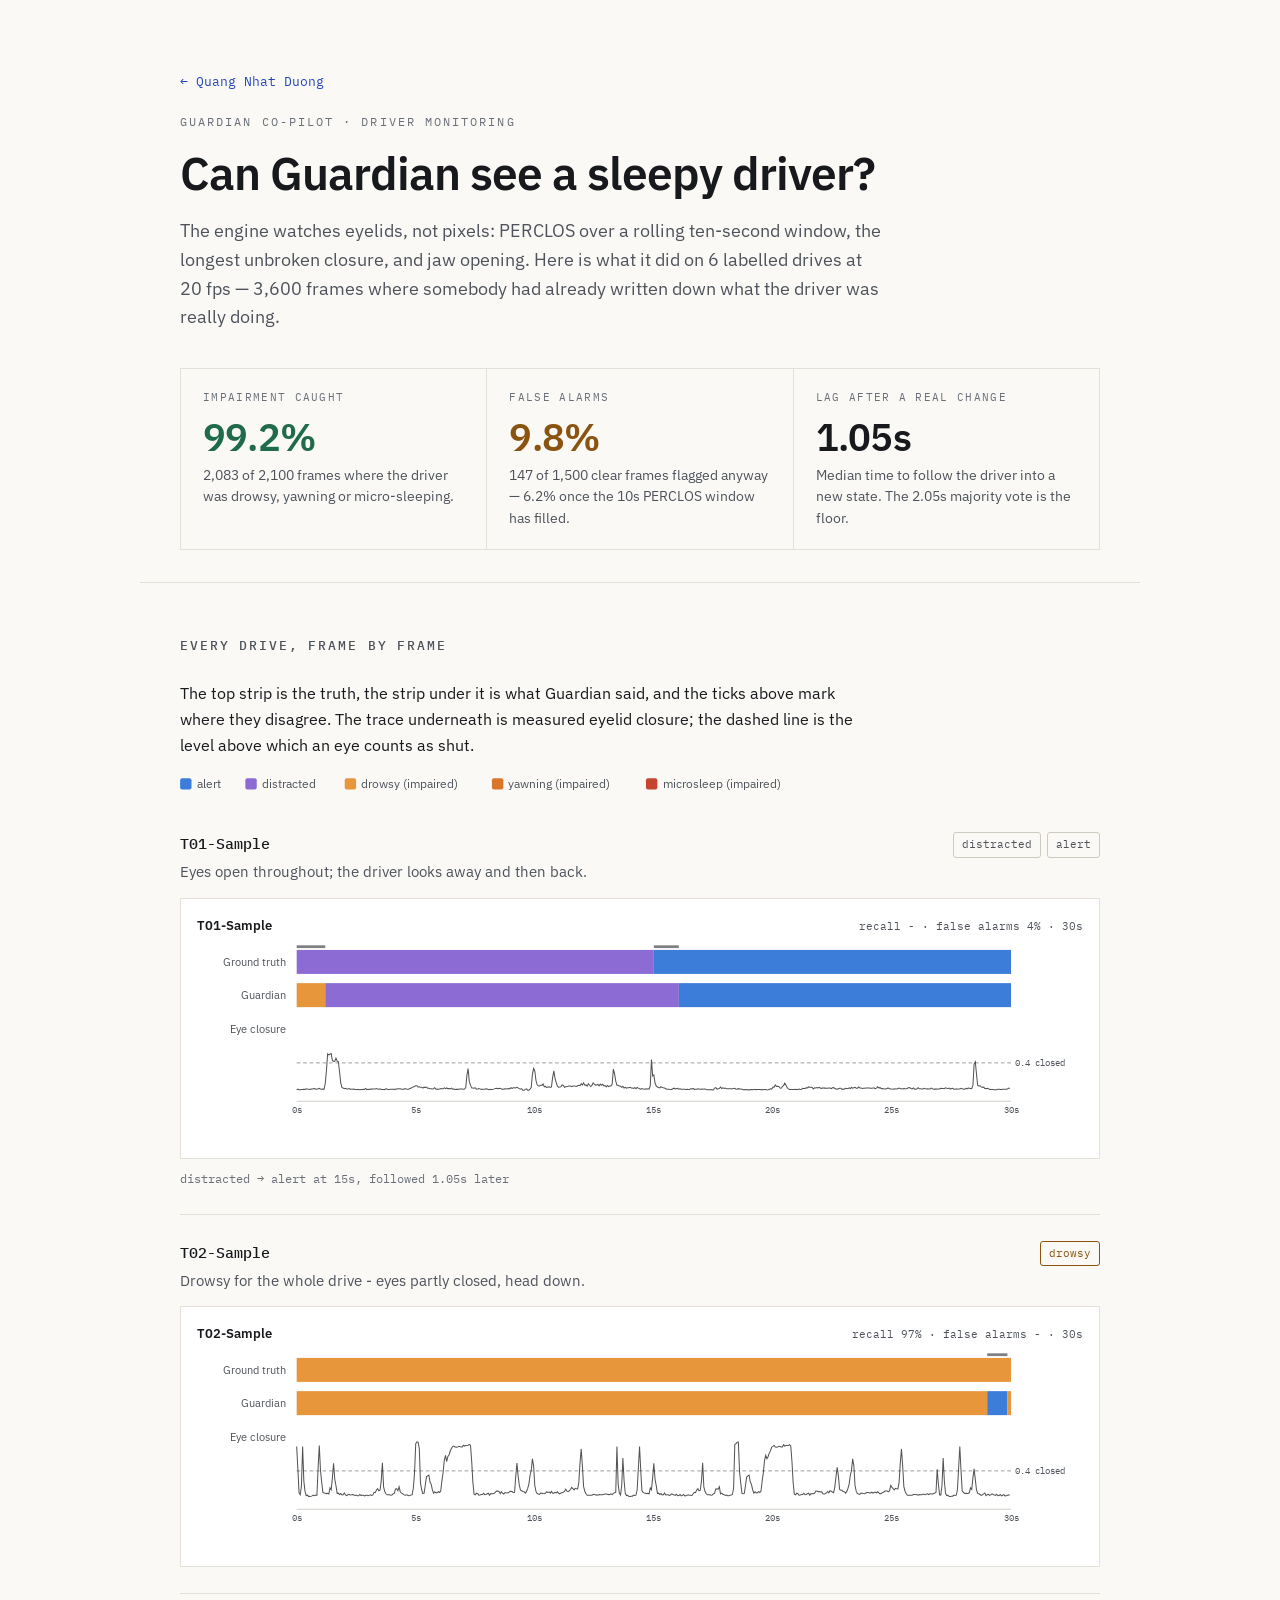
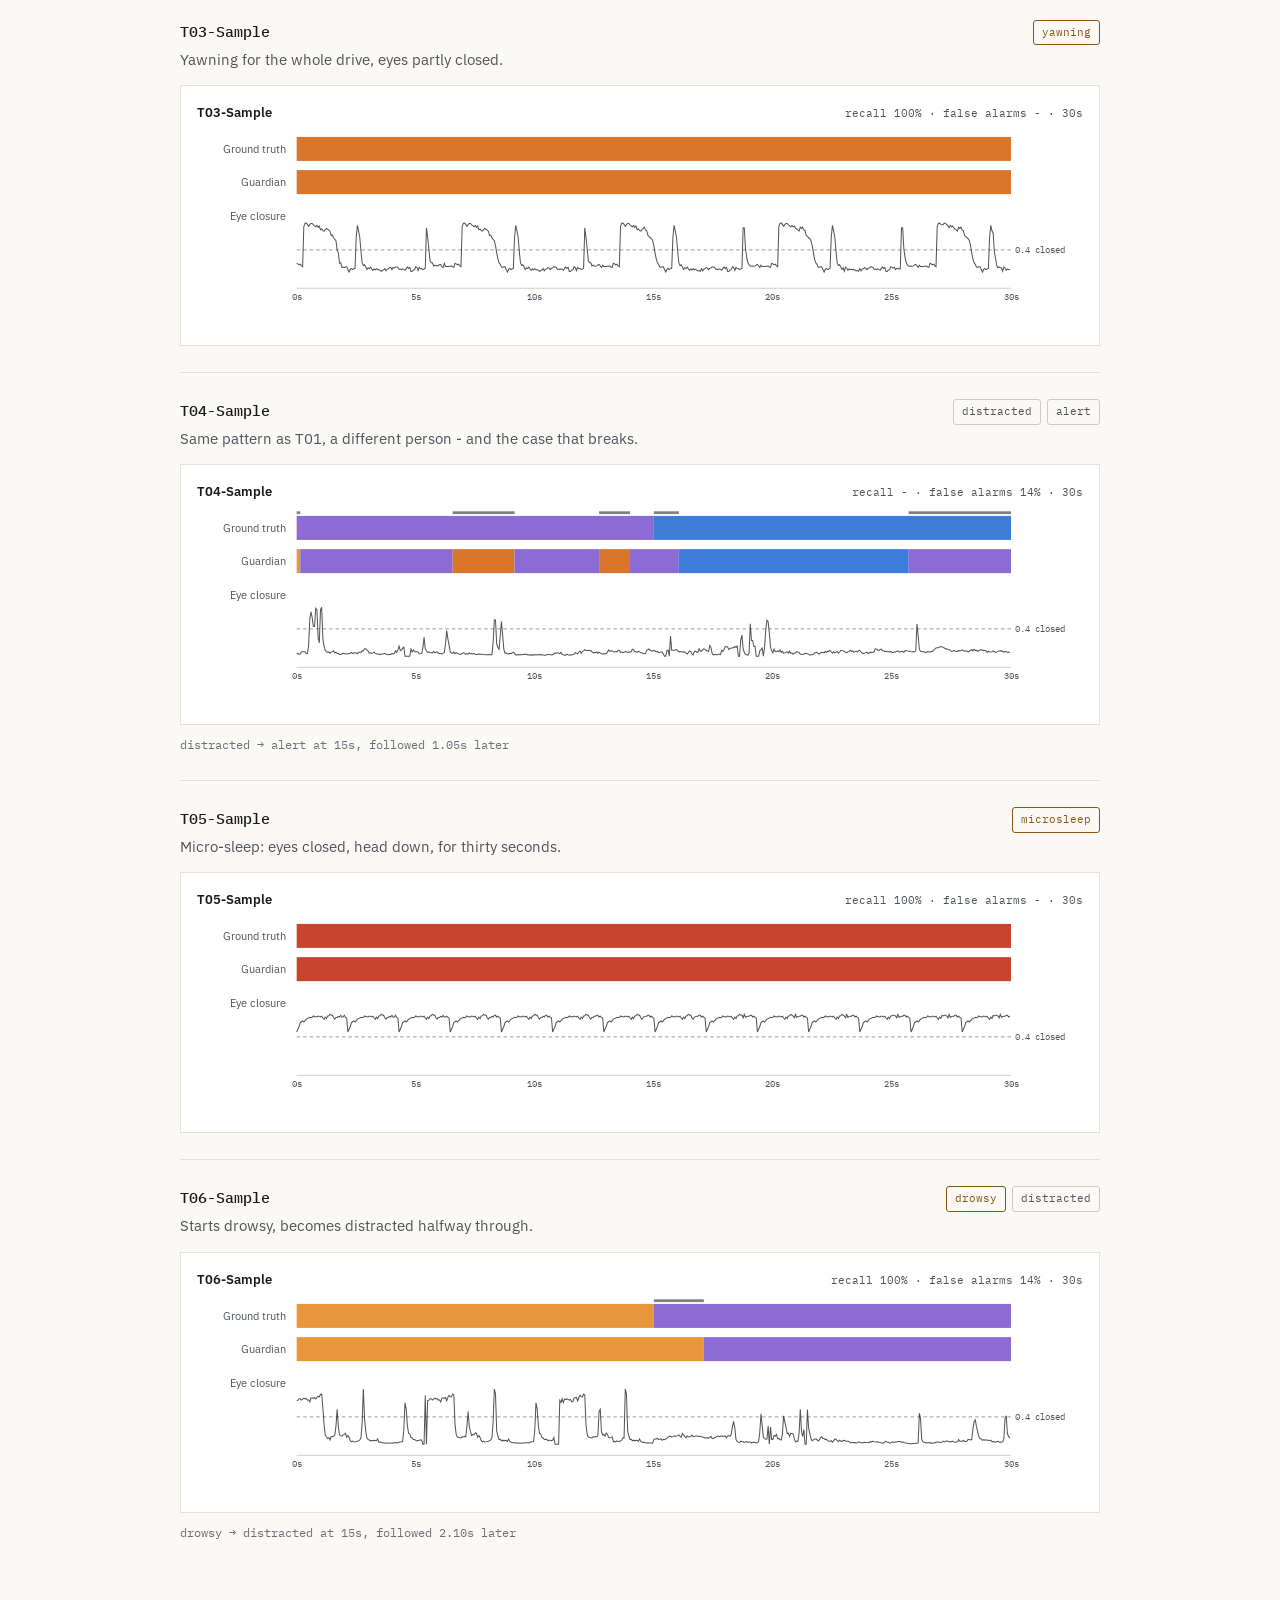
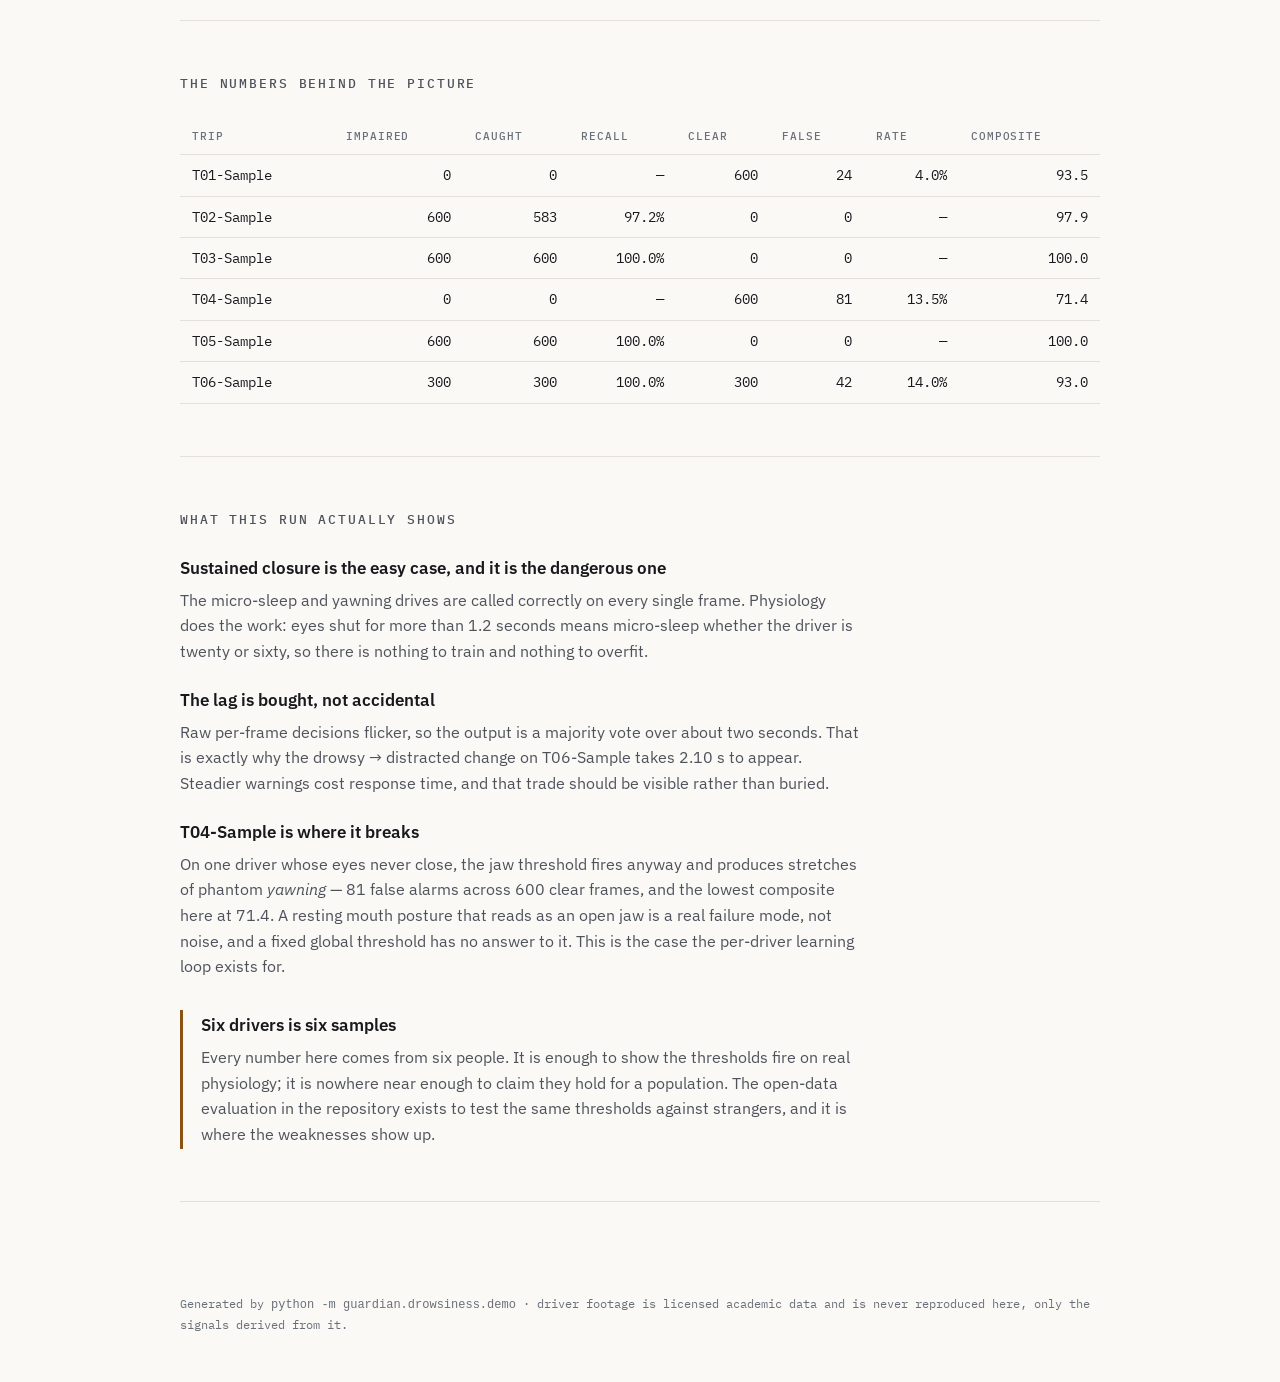
<file: guardian-drowsiness.html>
<!DOCTYPE html>
<html lang="en">
<head>
<meta charset="UTF-8">
<meta name="viewport" content="width=device-width, initial-scale=1.0">
<title>Can Guardian See a Sleepy Driver?</title>
<meta name="description" content="Measured drowsiness detection for the Guardian Co-Pilot driver-monitoring engine: recall, false alarms and response lag on labelled footage.">
<link rel="preconnect" href="https://fonts.googleapis.com">
<link rel="preconnect" href="https://fonts.gstatic.com" crossorigin>
<link rel="stylesheet" href="https://fonts.googleapis.com/css2?family=IBM+Plex+Mono:wght@400;500&family=IBM+Plex+Sans:wght@400;500;600;700&display=swap">
<style>
:root {
  --bg:#FAF9F6; --surface:#FFFFFF; --ink:#17191C; --sub:#4E535B; --faint:#6A7079;
  --line:#E4E1DA; --line-2:#CFCAC0; --accent:#2445B8;
  --good:#1F6B4C; --warn:#8A5410; --bad:#B03A25;
  /* Consumed by the inline SVGs (see timeline.py) so charts follow the theme. */
  --chart-ink:#17191C; --chart-sub:#4E535B; --chart-line:#CFCAC0;
  --sans:'IBM Plex Sans',system-ui,-apple-system,'Segoe UI',sans-serif;
  --mono:'IBM Plex Mono',ui-monospace,SFMono-Regular,Menlo,Consolas,monospace;
}
@media (prefers-color-scheme: dark) {
  :root:not([data-theme="light"]) {
    --bg:#101215; --surface:#171A1E; --ink:#ECEEF1; --sub:#AEB4BC; --faint:#8B929B;
    --line:#262A30; --line-2:#3A414A; --accent:#8FADFF;
    --good:#6FC79E; --warn:#E3AE72; --bad:#F08670;
    --chart-ink:#D8DCE2; --chart-sub:#AEB4BC; --chart-line:#3A414A;
  }
}
:root[data-theme="dark"] {
  --bg:#101215; --surface:#171A1E; --ink:#ECEEF1; --sub:#AEB4BC; --faint:#8B929B;
  --line:#262A30; --line-2:#3A414A; --accent:#8FADFF;
  --good:#6FC79E; --warn:#E3AE72; --bad:#F08670;
  --chart-ink:#D8DCE2; --chart-sub:#AEB4BC; --chart-line:#3A414A;
}
* { box-sizing:border-box; }
body {
  margin:0; background:var(--bg); color:var(--ink);
  font-family:var(--sans); font-size:16px; line-height:1.6;
  -webkit-font-smoothing:antialiased;
}
.wrap { max-width:1000px; margin-inline:auto; padding-inline:clamp(16px,4vw,40px); }
main.wrap { padding-block:0 64px; }
img, svg { max-width:100%; }
h1,h2,h3 { text-wrap:balance; margin:0; }
a { color:var(--accent); }
:focus-visible { outline:2px solid var(--accent); outline-offset:3px; }

header.top { border-bottom:1px solid var(--line); padding-block:clamp(40px,6vw,68px) 32px; }
.eyebrow {
  font-family:var(--mono); font-size:11.5px; letter-spacing:.18em;
  text-transform:uppercase; color:var(--faint); margin-bottom:18px;
}
h1 { font-size:clamp(30px,5vw,46px); line-height:1.08; letter-spacing:-.022em; font-weight:600; }
.lede { color:var(--sub); font-size:clamp(16px,2vw,18px); max-width:64ch; margin-top:18px; }

.headline {
  display:grid; grid-template-columns:repeat(auto-fit,minmax(210px,1fr));
  gap:1px; background:var(--line); border:1px solid var(--line);
  margin-top:36px;
}
.stat { background:var(--bg); padding:20px 22px; }
.stat .k {
  font-family:var(--mono); font-size:11px; letter-spacing:.12em;
  text-transform:uppercase; color:var(--faint);
}
.stat .v {
  font-size:clamp(28px,4vw,38px); font-weight:600; letter-spacing:-.02em;
  line-height:1.15; margin-top:8px; font-variant-numeric:tabular-nums;
}
.stat .v.good { color:var(--good); }
.stat .v.warn { color:var(--warn); }
.stat .d { font-size:13.5px; color:var(--sub); margin-top:6px; }

section.block { padding-block:clamp(36px,5vw,52px); border-bottom:1px solid var(--line); }
h2 {
  font-family:var(--mono); font-size:12.5px; letter-spacing:.15em;
  text-transform:uppercase; color:var(--sub); font-weight:500; margin-bottom:26px;
}
p { max-width:68ch; }
.legend { margin-bottom:26px; max-width:640px; }

.trip { padding-block:26px; border-top:1px solid var(--line); }
.trip:first-of-type { border-top:0; padding-top:4px; }
.trip-head {
  display:flex; flex-wrap:wrap; gap:12px 24px;
  align-items:flex-start; justify-content:space-between; margin-bottom:14px;
}
.trip h3 { font-family:var(--mono); font-size:15px; font-weight:500; }
.note { color:var(--sub); font-size:14.5px; margin:4px 0 0; }
.chips { display:flex; flex-wrap:wrap; gap:6px; }
.chip {
  font-family:var(--mono); font-size:11px; padding:3px 8px;
  border:1px solid var(--line-2); border-radius:3px; color:var(--sub);
}
.chip-impaired { border-color:var(--warn); color:var(--warn); }
.chart { background:var(--surface); border:1px solid var(--line); padding:14px 16px; }
.lag {
  font-family:var(--mono); font-size:12px; color:var(--faint);
  margin:10px 0 0; max-width:none;
}

.tablewrap { overflow-x:auto; }
table { border-collapse:collapse; width:100%; min-width:620px; font-size:14px; }
th, td { text-align:left; padding:9px 12px; border-bottom:1px solid var(--line); }
th {
  font-family:var(--mono); font-size:11px; letter-spacing:.08em;
  text-transform:uppercase; color:var(--faint); font-weight:500;
}
td.num { text-align:right; font-family:var(--mono); font-variant-numeric:tabular-nums; }
td:first-child { font-family:var(--mono); }

.finding { display:grid; gap:22px; }
.finding h3 { font-size:17px; font-weight:600; margin-bottom:6px; }
.finding p { color:var(--sub); margin:0; }
.caveat {
  border-left:3px solid var(--warn); padding:2px 0 2px 18px; margin-top:8px;
}
.back {
  display:inline-block; font-family:var(--mono); font-size:12.5px;
  text-decoration:none; margin-bottom:22px;
}
.back:hover { text-decoration:underline; }
footer { padding-block:28px 48px; color:var(--faint); font-family:var(--mono); font-size:12px; }
@media (max-width:560px) { .trip-head { flex-direction:column; } }
</style>
</head>
<body>

<header class="top wrap">
  <a class="back" href="en.html">&larr; Quang Nhat Duong</a>
  <div class="eyebrow">Guardian Co-Pilot · driver monitoring</div>
  <h1>Can Guardian see a sleepy driver?</h1>
  <p class="lede">
    The engine watches eyelids, not pixels: PERCLOS over a rolling ten-second
    window, the longest unbroken closure, and jaw opening. Here is what it did
    on 6 labelled drives at 20&nbsp;fps &mdash;
    3,600 frames where somebody had
    already written down what the driver was really doing.
  </p>

  <div class="headline">
    <div class="stat">
      <div class="k">Impairment caught</div>
      <div class="v good">99.2%</div>
      <div class="d">2,083 of 2,100 frames
        where the driver was drowsy, yawning or micro-sleeping.</div>
    </div>
    <div class="stat">
      <div class="k">False alarms</div>
      <div class="v warn">9.8%</div>
      <div class="d">147 of 1,500 clear frames
        flagged anyway &mdash; 6.2% once the
        10s PERCLOS window has filled.</div>
    </div>
    <div class="stat">
      <div class="k">Lag after a real change</div>
      <div class="v">1.05s</div>
      <div class="d">Median time to follow the driver into a new state. The 2.05s
        majority vote is the floor.</div>
    </div>
  </div>
</header>

<main class="wrap">

<section class="block">
  <h2>Every drive, frame by frame</h2>
  <p>
    The top strip is the truth, the strip under it is what Guardian said, and the
    ticks above mark where they disagree. The trace underneath is measured eyelid
    closure; the dashed line is the level above which an eye counts as shut.
  </p>
  <div class="legend"><svg xmlns="http://www.w3.org/2000/svg" viewBox="0 0 618 20" width="100%" font-family="IBM Plex Sans, system-ui, sans-serif" role="img" aria-label="State colour legend"><style>.gd-ink{fill:var(--chart-ink,#17191C)}.gd-sub{fill:var(--chart-sub,#585D65)}.gd-trace{fill:none;stroke:var(--chart-ink,#17191C)}.gd-rule{stroke:var(--chart-ink,#17191C)}.gd-axis{stroke:var(--chart-line,#D9D5CC)}</style><rect x="0" y="4" width="11" height="11" rx="2" fill="#3B7DD8"/><text x="16" y="14" font-size="11.5" class="gd-sub">alert</text><rect x="63.0" y="4" width="11" height="11" rx="2" fill="#8C6BD4"/><text x="79.0" y="14" font-size="11.5" class="gd-sub">distracted</text><rect x="159.0" y="4" width="11" height="11" rx="2" fill="#E8963C"/><text x="175.0" y="14" font-size="11.5" class="gd-sub">drowsy (impaired)</text><rect x="301.2" y="4" width="11" height="11" rx="2" fill="#D9762B"/><text x="317.2" y="14" font-size="11.5" class="gd-sub">yawning (impaired)</text><rect x="450.0" y="4" width="11" height="11" rx="2" fill="#C7452F"/><text x="466.0" y="14" font-size="11.5" class="gd-sub">microsleep (impaired)</text></svg></div>
  <section class="trip">
  <header class="trip-head">
    <div>
      <h3>T01-Sample</h3>
      <p class="note">Eyes open throughout; the driver looks away and then back.</p>
    </div>
    <div class="chips"><span class="chip">distracted</span><span class="chip">alert</span></div>
  </header>
  <div class="chart"><svg xmlns="http://www.w3.org/2000/svg" viewBox="0 0 960 242" width="100%" role="img" aria-label="Detection timeline for T01-Sample" font-family="IBM Plex Sans, system-ui, sans-serif"><style>.gd-ink{fill:var(--chart-ink,#17191C)}.gd-sub{fill:var(--chart-sub,#585D65)}.gd-trace{fill:none;stroke:var(--chart-ink,#17191C)}.gd-rule{stroke:var(--chart-ink,#17191C)}.gd-axis{stroke:var(--chart-line,#D9D5CC)}</style><text x="0" y="18" font-size="14" font-weight="600" class="gd-ink">T01-Sample</text><text x="960" y="18" font-size="11.5" text-anchor="end" class="gd-sub" font-family="IBM Plex Mono, monospace">recall - &#183; false alarms 4% &#183; 30s</text><text x="96" y="57.7" font-size="11.5" text-anchor="end" class="gd-sub">Ground truth</text><rect x="108.00" y="40.0" width="387.00" height="26.0" fill="#8C6BD4"><title>distracted</title></rect><rect x="495.00" y="40.0" width="387.00" height="26.0" fill="#3B7DD8"><title>alert</title></rect><text x="96" y="93.7" font-size="11.5" text-anchor="end" class="gd-sub">Guardian</text><rect x="108.00" y="76.0" width="30.96" height="26.0" fill="#E8963C"><title>drowsy</title></rect><rect x="138.96" y="76.0" width="383.13" height="26.0" fill="#8C6BD4"><title>distracted</title></rect><rect x="522.09" y="76.0" width="359.91" height="26.0" fill="#3B7DD8"><title>alert</title></rect><rect x="108.00" y="35.0" width="30.96" height="3" class="gd-ink" opacity="0.55"><title>disagreement</title></rect><rect x="495.00" y="35.0" width="27.09" height="3" class="gd-ink" opacity="0.55"><title>disagreement</title></rect><text x="96" y="130.0" font-size="11.5" text-anchor="end" class="gd-sub">Eye closure</text><line x1="108" y1="162.4" x2="882" y2="162.4" class="gd-rule" stroke-width="1" stroke-dasharray="4 3" opacity="0.45"/><text x="886" y="165.9" font-size="9.5" class="gd-sub" font-family="IBM Plex Mono, monospace">0.4 closed</text><polyline points="108.00,191.51 109.29,190.77 110.58,191.46 111.87,191.51 113.16,191.29 114.45,191.34 115.74,190.92 117.03,191.17 118.32,190.53 119.61,190.73 120.90,190.87 122.19,191.19 123.48,190.83 124.77,190.79 126.06,190.52 127.35,190.32 128.64,191.03 129.93,190.69 131.22,190.64 132.51,189.89 133.80,190.62 135.09,190.96 136.38,190.83 137.67,190.83 138.96,184.76 140.25,170.76 141.54,152.69 142.83,153.81 144.12,153.02 145.41,152.32 146.70,159.84 147.99,160.75 149.28,160.59 150.57,157.26 151.86,160.66 153.15,160.95 154.44,172.08 155.73,183.97 157.02,188.95 158.31,189.68 159.60,190.31 160.89,190.03 162.18,190.73 163.47,190.59 164.76,190.30 166.05,190.84 167.34,190.94 168.63,190.97 169.92,190.72 171.21,191.14 172.50,191.17 173.79,191.21 175.08,191.33 176.37,191.48 177.66,191.24 178.95,191.21 180.24,191.04 181.53,191.14 182.82,189.99 184.11,191.32 185.40,190.88 186.69,191.25 187.98,190.63 189.27,190.83 190.56,190.71 191.85,190.68 193.14,190.66 194.43,190.22 195.72,190.73 197.01,190.97 198.30,190.57 199.59,191.12 200.88,191.32 202.17,191.17 203.46,191.37 204.75,190.33 206.04,191.11 207.33,191.29 208.62,191.18 209.91,191.00 211.20,190.92 212.49,191.03 213.78,191.11 215.07,191.08 216.36,190.52 217.65,190.68 218.94,190.47 220.23,190.53 221.52,191.01 222.81,190.93 224.10,190.91 225.39,190.12 226.68,190.62 227.97,190.98 229.26,190.86 230.55,190.27 231.84,189.90 233.13,188.74 234.42,188.59 235.71,188.01 237.00,187.12 238.29,187.11 239.58,188.54 240.87,188.25 242.16,188.90 243.45,188.77 244.74,189.73 246.03,188.69 247.32,189.12 248.61,188.54 249.90,189.83 251.19,189.77 252.48,190.31 253.77,190.46 255.06,190.72 256.35,190.35 257.64,189.27 258.93,190.91 260.22,190.78 261.51,191.05 262.80,190.81 264.09,190.23 265.38,190.50 266.67,190.48 267.96,189.51 269.25,190.25 270.54,189.55 271.83,190.30 273.12,190.26 274.41,190.70 275.70,189.82 276.99,190.87 278.28,190.67 279.57,191.16 280.86,191.11 282.15,191.10 283.44,191.06 284.73,190.77 286.02,190.66 287.31,190.62 288.60,190.88 289.89,190.72 291.18,189.05 292.47,175.65 293.76,168.61 295.05,182.77 296.34,186.52 297.63,189.69 298.92,189.54 300.21,189.82 301.50,189.36 302.79,190.87 304.08,190.69 305.37,190.25 306.66,190.55 307.95,191.10 309.24,191.03 310.53,190.89 311.82,191.04 313.11,190.45 314.40,190.80 315.69,191.12 316.98,191.41 318.27,191.04 319.56,191.26 320.85,190.95 322.14,190.55 323.43,190.05 324.72,189.92 326.01,190.36 327.30,189.82 328.59,190.24 329.88,190.49 331.17,191.13 332.46,190.67 333.75,190.56 335.04,190.71 336.33,190.34 337.62,190.25 338.91,190.66 340.20,189.35 341.49,190.13 342.78,189.42 344.07,189.24 345.36,189.57 346.65,188.92 347.94,189.49 349.23,190.45 350.52,190.64 351.81,190.42 353.10,192.00 354.39,192.00 355.68,191.08 356.97,190.47 358.26,192.00 359.55,192.00 360.84,190.89 362.13,189.23 363.42,174.92 364.71,168.36 366.00,171.15 367.29,181.51 368.58,186.18 369.87,187.20 371.16,187.51 372.45,186.34 373.74,186.85 375.03,185.34 376.32,188.35 377.61,187.82 378.90,189.26 380.19,188.44 381.48,188.36 382.77,189.04 384.06,188.46 385.35,178.08 386.64,171.01 387.93,179.23 389.22,183.76 390.51,187.59 391.80,188.72 393.09,188.61 394.38,188.16 395.67,186.24 396.96,186.82 398.25,189.01 399.54,188.29 400.83,187.95 402.12,187.79 403.41,187.40 404.70,187.51 405.99,188.23 407.28,187.46 408.57,187.49 409.86,187.59 411.15,187.89 412.44,187.13 413.73,186.70 415.02,187.06 416.31,184.82 417.60,186.50 418.89,183.94 420.18,186.52 421.47,186.28 422.76,187.57 424.05,184.96 425.34,186.62 426.63,188.04 427.92,186.74 429.21,184.08 430.50,185.37 431.79,186.50 433.08,186.34 434.37,185.81 435.66,187.39 436.95,185.32 438.24,186.64 439.53,185.50 440.82,187.27 442.11,186.87 443.40,188.42 444.69,186.88 445.98,188.21 447.27,187.58 448.56,187.45 449.85,185.39 451.14,169.17 452.43,173.96 453.72,182.25 455.01,186.64 456.30,186.54 457.59,187.52 458.88,187.76 460.17,188.92 461.46,187.74 462.75,189.67 464.04,188.97 465.33,189.71 466.62,189.31 467.91,189.41 469.20,188.89 470.49,189.67 471.78,189.60 473.07,190.19 474.36,189.10 475.65,190.52 476.94,189.02 478.23,189.77 479.52,190.50 480.81,191.01 482.10,190.26 483.39,190.72 484.68,190.89 485.97,190.58 487.26,191.01 488.55,190.51 489.84,190.58 491.13,187.22 492.42,158.65 493.71,176.47 495.00,175.41 496.29,184.19 497.58,187.30 498.87,188.52 500.16,189.03 501.45,189.42 502.74,188.22 504.03,189.16 505.32,189.46 506.61,189.63 507.90,190.53 509.19,190.91 510.48,190.89 511.77,191.07 513.06,191.20 514.35,191.22 515.64,190.38 516.93,189.82 518.22,190.57 519.51,190.46 520.80,189.91 522.09,191.00 523.38,190.52 524.67,190.86 525.96,191.09 527.25,190.85 528.54,190.93 529.83,191.25 531.12,191.11 532.41,191.24 533.70,190.92 534.99,190.44 536.28,190.68 537.57,190.07 538.86,191.11 540.15,190.95 541.44,190.95 542.73,190.36 544.02,190.76 545.31,191.02 546.60,190.82 547.89,191.03 549.18,190.60 550.47,190.76 551.76,191.22 553.05,191.52 554.34,191.61 555.63,191.47 556.92,191.35 558.21,191.67 559.50,191.65 560.79,189.71 562.08,189.23 563.37,190.87 564.66,190.33 565.95,190.14 567.24,188.53 568.53,190.16 569.82,189.39 571.11,190.02 572.40,189.67 573.69,190.53 574.98,190.45 576.27,190.43 577.56,190.49 578.85,190.54 580.14,190.38 581.43,190.28 582.72,190.03 584.01,190.90 585.30,190.74 586.59,190.32 587.88,190.72 589.17,190.69 590.46,190.91 591.75,191.41 593.04,191.20 594.33,191.48 595.62,191.36 596.91,191.53 598.20,191.65 599.49,191.43 600.78,191.37 602.07,191.54 603.36,191.29 604.65,191.37 605.94,191.38 607.23,191.31 608.52,191.16 609.81,191.31 611.10,191.45 612.39,191.36 613.68,191.51 614.97,191.32 616.26,191.32 617.55,191.66 618.84,191.44 620.13,191.04 621.42,190.41 622.71,190.91 624.00,188.67 625.29,188.75 626.58,186.37 627.87,187.87 629.16,187.83 630.45,188.02 631.74,189.59 633.03,189.84 634.32,188.05 635.61,186.91 636.90,184.22 638.19,186.68 639.48,189.23 640.77,190.53 642.06,191.21 643.35,191.15 644.64,191.33 645.93,191.12 647.22,191.13 648.51,191.11 649.80,191.36 651.09,191.19 652.38,190.75 653.67,191.12 654.96,190.90 656.25,190.02 657.54,190.27 658.83,190.17 660.12,189.36 661.41,189.46 662.70,188.45 663.99,188.85 665.28,188.78 666.57,189.12 667.86,190.78 669.15,189.30 670.44,189.59 671.73,189.08 673.02,189.67 674.31,188.93 675.60,189.85 676.89,190.02 678.18,189.36 679.47,189.76 680.76,189.66 682.05,189.82 683.34,189.81 684.63,189.66 685.92,189.65 687.21,190.33 688.50,189.36 689.79,189.07 691.08,190.14 692.37,190.73 693.66,190.84 694.95,190.36 696.24,189.95 697.53,189.88 698.82,191.05 700.11,190.71 701.40,190.94 702.69,189.84 703.98,190.07 705.27,190.45 706.56,189.37 707.85,190.21 709.14,189.00 710.43,189.79 711.72,189.32 713.01,188.93 714.30,189.79 715.59,189.78 716.88,188.50 718.17,189.58 719.46,189.53 720.75,190.05 722.04,189.82 723.33,189.79 724.62,189.61 725.91,189.71 727.20,189.64 728.49,189.69 729.78,189.83 731.07,189.93 732.36,189.54 733.65,189.58 734.94,190.27 736.23,189.79 737.52,188.27 738.81,189.48 740.10,189.25 741.39,190.35 742.68,190.13 743.97,190.51 745.26,190.68 746.55,190.76 747.84,189.97 749.13,189.59 750.42,190.53 751.71,190.63 753.00,190.83 754.29,190.92 755.58,190.39 756.87,190.73 758.16,190.80 759.45,190.15 760.74,189.75 762.03,190.32 763.32,190.46 764.61,190.77 765.90,190.31 767.19,190.47 768.48,190.42 769.77,190.16 771.06,189.20 772.35,189.45 773.64,190.10 774.93,190.62 776.22,189.50 777.51,190.90 778.80,190.93 780.09,190.39 781.38,189.25 782.67,190.52 783.96,190.41 785.25,190.61 786.54,190.58 787.83,190.05 789.12,190.53 790.41,190.75 791.70,190.39 792.99,190.68 794.28,190.60 795.57,189.75 796.86,190.40 798.15,190.98 799.44,190.68 800.73,190.84 802.02,190.69 803.31,190.64 804.60,190.60 805.89,189.92 807.18,190.19 808.47,190.13 809.76,190.35 811.05,189.40 812.34,189.77 813.63,190.04 814.92,189.64 816.21,190.80 817.50,190.23 818.79,189.97 820.08,190.90 821.37,190.88 822.66,190.52 823.95,190.98 825.24,190.68 826.53,190.78 827.82,189.84 829.11,190.34 830.40,190.96 831.69,190.97 832.98,190.06 834.27,190.68 835.56,189.76 836.85,189.84 838.14,190.10 839.43,190.42 840.72,186.78 842.01,163.75 843.30,161.22 844.59,174.46 845.88,186.89 847.17,187.38 848.46,187.12 849.75,188.44 851.04,188.91 852.33,188.59 853.62,190.08 854.91,190.29 856.20,189.89 857.49,190.27 858.78,191.11 860.07,191.12 861.36,191.30 862.65,191.35 863.94,191.39 865.23,191.50 866.52,191.40 867.81,191.09 869.10,191.06 870.39,191.33 871.68,191.13 872.97,191.00 874.26,191.01 875.55,191.08 876.84,191.01 878.13,190.77 879.42,189.72 880.71,190.22" class="gd-trace" stroke-width="1.1" opacity="0.75"/><line x1="108" y1="204.0" x2="882" y2="204.0" class="gd-axis" stroke-width="1"/><text x="108.00" y="217.0" font-size="10" text-anchor="middle" class="gd-sub" font-family="IBM Plex Mono, monospace">0s</text><text x="237.00" y="217.0" font-size="10" text-anchor="middle" class="gd-sub" font-family="IBM Plex Mono, monospace">5s</text><text x="366.00" y="217.0" font-size="10" text-anchor="middle" class="gd-sub" font-family="IBM Plex Mono, monospace">10s</text><text x="495.00" y="217.0" font-size="10" text-anchor="middle" class="gd-sub" font-family="IBM Plex Mono, monospace">15s</text><text x="624.00" y="217.0" font-size="10" text-anchor="middle" class="gd-sub" font-family="IBM Plex Mono, monospace">20s</text><text x="753.00" y="217.0" font-size="10" text-anchor="middle" class="gd-sub" font-family="IBM Plex Mono, monospace">25s</text><text x="882.00" y="217.0" font-size="10" text-anchor="middle" class="gd-sub" font-family="IBM Plex Mono, monospace">30s</text></svg></div>
  <p class="lag">distracted → alert at 15s, followed 1.05s later</p>
</section>
<section class="trip">
  <header class="trip-head">
    <div>
      <h3>T02-Sample</h3>
      <p class="note">Drowsy for the whole drive - eyes partly closed, head down.</p>
    </div>
    <div class="chips"><span class="chip chip-impaired">drowsy</span></div>
  </header>
  <div class="chart"><svg xmlns="http://www.w3.org/2000/svg" viewBox="0 0 960 242" width="100%" role="img" aria-label="Detection timeline for T02-Sample" font-family="IBM Plex Sans, system-ui, sans-serif"><style>.gd-ink{fill:var(--chart-ink,#17191C)}.gd-sub{fill:var(--chart-sub,#585D65)}.gd-trace{fill:none;stroke:var(--chart-ink,#17191C)}.gd-rule{stroke:var(--chart-ink,#17191C)}.gd-axis{stroke:var(--chart-line,#D9D5CC)}</style><text x="0" y="18" font-size="14" font-weight="600" class="gd-ink">T02-Sample</text><text x="960" y="18" font-size="11.5" text-anchor="end" class="gd-sub" font-family="IBM Plex Mono, monospace">recall 97% &#183; false alarms - &#183; 30s</text><text x="96" y="57.7" font-size="11.5" text-anchor="end" class="gd-sub">Ground truth</text><rect x="108.00" y="40.0" width="774.00" height="26.0" fill="#E8963C"><title>drowsy</title></rect><text x="96" y="93.7" font-size="11.5" text-anchor="end" class="gd-sub">Guardian</text><rect x="108.00" y="76.0" width="748.20" height="26.0" fill="#E8963C"><title>drowsy</title></rect><rect x="856.20" y="76.0" width="21.93" height="26.0" fill="#3B7DD8"><title>alert</title></rect><rect x="878.13" y="76.0" width="3.87" height="26.0" fill="#E8963C"><title>drowsy</title></rect><rect x="856.20" y="35.0" width="21.93" height="3" class="gd-ink" opacity="0.55"><title>disagreement</title></rect><text x="96" y="130.0" font-size="11.5" text-anchor="end" class="gd-sub">Eye closure</text><line x1="108" y1="162.4" x2="882" y2="162.4" class="gd-rule" stroke-width="1" stroke-dasharray="4 3" opacity="0.45"/><text x="886" y="165.9" font-size="9.5" class="gd-sub" font-family="IBM Plex Mono, monospace">0.4 closed</text><polyline points="108.00,136.02 109.29,160.63 110.58,186.20 111.87,188.36 113.16,178.58 114.45,136.09 115.74,173.04 117.03,184.64 118.32,189.15 119.61,188.75 120.90,190.09 122.19,190.03 123.48,189.85 124.77,189.48 126.06,188.56 127.35,189.23 128.64,188.65 129.93,188.81 131.22,159.32 132.51,134.98 133.80,161.94 135.09,174.57 136.38,185.75 137.67,186.44 138.96,186.72 140.25,187.04 141.54,186.80 142.83,187.47 144.12,180.88 145.41,182.92 146.70,169.98 147.99,154.08 149.28,171.51 150.57,178.46 151.86,186.78 153.15,186.55 154.44,188.03 155.73,186.95 157.02,188.43 158.31,188.35 159.60,186.34 160.89,188.47 162.18,189.25 163.47,188.27 164.76,187.80 166.05,188.58 167.34,188.38 168.63,188.03 169.92,188.56 171.21,189.00 172.50,188.49 173.79,189.40 175.08,189.40 176.37,188.00 177.66,188.93 178.95,188.78 180.24,188.82 181.53,189.50 182.82,188.81 184.11,188.78 185.40,189.22 186.69,188.92 187.98,188.36 189.27,189.04 190.56,188.44 191.85,185.58 193.14,185.98 194.43,183.23 195.72,181.75 197.01,184.11 198.30,183.43 199.59,173.55 200.88,153.52 202.17,179.74 203.46,184.76 204.75,187.19 206.04,188.37 207.33,188.36 208.62,188.22 209.91,188.85 211.20,188.48 212.49,187.34 213.78,186.71 215.07,181.91 216.36,181.85 217.65,184.01 218.94,179.54 220.23,184.96 221.52,186.55 222.81,187.07 224.10,188.19 225.39,188.83 226.68,188.48 227.97,188.64 229.26,189.32 230.55,189.00 231.84,188.63 233.13,188.14 234.42,180.99 235.71,164.82 237.00,132.86 238.29,130.86 239.58,131.28 240.87,138.24 242.16,175.73 243.45,182.88 244.74,187.15 246.03,186.80 247.32,178.24 248.61,168.83 249.90,167.73 251.19,166.90 252.48,174.48 253.77,176.95 255.06,182.96 256.35,186.54 257.64,184.99 258.93,186.23 260.22,186.02 261.51,184.85 262.80,185.82 264.09,184.18 265.38,173.23 266.67,164.06 267.96,150.81 269.25,145.51 270.54,152.35 271.83,146.76 273.12,145.20 274.41,140.58 275.70,138.14 276.99,135.81 278.28,135.60 279.57,136.65 280.86,136.81 282.15,136.63 283.44,136.00 284.73,135.90 286.02,136.59 287.31,136.46 288.60,134.68 289.89,135.53 291.18,134.98 292.47,134.87 293.76,134.69 295.05,133.90 296.34,134.61 297.63,152.01 298.92,174.88 300.21,187.61 301.50,188.27 302.79,186.60 304.08,187.05 305.37,188.71 306.66,188.46 307.95,188.12 309.24,188.08 310.53,186.63 311.82,188.16 313.11,187.90 314.40,187.23 315.69,186.57 316.98,188.78 318.27,186.96 319.56,187.18 320.85,187.08 322.14,186.72 323.43,185.32 324.72,184.29 326.01,184.33 327.30,184.74 328.59,186.93 329.88,185.16 331.17,186.44 332.46,187.40 333.75,185.87 335.04,186.31 336.33,186.09 337.62,186.19 338.91,184.73 340.20,184.39 341.49,184.80 342.78,186.11 344.07,185.75 345.36,168.60 346.65,153.78 347.94,167.82 349.23,177.99 350.52,183.27 351.81,183.95 353.10,184.74 354.39,185.01 355.68,186.54 356.97,184.94 358.26,181.66 359.55,176.95 360.84,167.38 362.13,161.96 363.42,149.38 364.71,156.93 366.00,178.22 367.29,184.68 368.58,186.98 369.87,187.51 371.16,187.83 372.45,186.34 373.74,186.56 375.03,186.99 376.32,187.24 377.61,186.38 378.90,185.01 380.19,185.78 381.48,185.27 382.77,186.49 384.06,184.58 385.35,186.56 386.64,186.65 387.93,185.55 389.22,186.27 390.51,185.04 391.80,186.64 393.09,187.29 394.38,186.31 395.67,185.79 396.96,185.66 398.25,184.27 399.54,182.30 400.83,184.31 402.12,184.86 403.41,183.87 404.70,182.56 405.99,180.35 407.28,181.66 408.57,182.98 409.86,181.29 411.15,181.86 412.44,182.00 413.73,174.60 415.02,153.98 416.31,138.60 417.60,157.03 418.89,179.47 420.18,184.47 421.47,187.27 422.76,188.82 424.05,188.90 425.34,188.92 426.63,188.86 427.92,188.73 429.21,188.10 430.50,188.09 431.79,188.59 433.08,188.19 434.37,188.73 435.66,188.01 436.95,188.29 438.24,188.20 439.53,188.29 440.82,187.74 442.11,187.47 443.40,187.38 444.69,187.70 445.98,188.13 447.27,187.95 448.56,187.22 449.85,188.09 451.14,186.82 452.43,186.14 453.72,185.75 455.01,136.02 456.30,176.53 457.59,186.20 458.88,188.68 460.17,178.58 461.46,148.59 462.75,173.04 464.04,186.75 465.33,189.15 466.62,188.80 467.91,190.09 469.20,190.09 470.49,189.85 471.78,189.78 473.07,188.56 474.36,189.09 475.65,188.65 476.94,182.89 478.23,159.32 479.52,135.92 480.81,161.94 482.10,184.07 483.39,185.75 484.68,186.44 485.97,186.72 487.26,187.04 488.55,186.80 489.84,187.47 491.13,180.88 492.42,182.92 493.71,169.98 495.00,154.08 496.29,171.51 497.58,178.46 498.87,186.78 500.16,186.55 501.45,188.03 502.74,186.95 504.03,188.43 505.32,188.35 506.61,186.34 507.90,188.47 509.19,188.22 510.48,188.27 511.77,188.93 513.06,188.58 514.35,187.35 515.64,188.03 516.93,188.42 518.22,189.00 519.51,187.64 520.80,189.40 522.09,189.11 523.38,188.00 524.67,189.53 525.96,188.78 527.25,188.16 528.54,189.50 529.83,189.45 531.12,188.78 532.41,188.40 533.70,188.92 534.99,188.93 536.28,189.04 537.57,187.16 538.86,185.58 540.15,185.98 541.44,183.23 542.73,181.75 544.02,184.11 545.31,183.43 546.60,173.55 547.89,153.52 549.18,179.74 550.47,184.76 551.76,187.19 553.05,188.37 554.34,188.36 555.63,188.22 556.92,188.85 558.21,188.48 559.50,187.34 560.79,186.71 562.08,181.91 563.37,181.85 564.66,182.22 565.95,179.54 567.24,187.39 568.53,186.55 569.82,187.72 571.11,188.19 572.40,188.96 573.69,188.48 574.98,189.23 576.27,189.32 577.56,188.70 578.85,188.63 580.14,187.98 581.43,180.99 582.72,133.80 584.01,132.86 585.30,131.35 586.59,131.28 587.88,163.51 589.17,175.73 590.46,186.69 591.75,187.15 593.04,186.80 594.33,178.24 595.62,168.83 596.91,167.73 598.20,166.90 599.49,174.48 600.78,176.95 602.07,182.96 603.36,186.54 604.65,184.99 605.94,186.23 607.23,186.02 608.52,184.85 609.81,185.82 611.10,184.18 612.39,173.23 613.68,164.06 614.97,150.81 616.26,145.51 617.55,149.30 618.84,146.76 620.13,142.86 621.42,140.58 622.71,136.57 624.00,135.81 625.29,134.94 626.58,136.65 627.87,136.75 629.16,136.63 630.45,135.90 631.74,135.90 633.03,136.47 634.32,136.46 635.61,134.03 636.90,135.54 638.19,134.98 639.48,134.87 640.77,134.93 642.06,133.90 643.35,135.31 644.64,152.01 645.93,174.88 647.22,187.61 648.51,188.27 649.80,186.60 651.09,187.05 652.38,188.71 653.67,188.46 654.96,188.12 656.25,188.08 657.54,186.63 658.83,188.16 660.12,187.90 661.41,187.23 662.70,186.57 663.99,188.78 665.28,186.96 666.57,187.18 667.86,187.08 669.15,186.72 670.44,184.16 671.73,184.29 673.02,184.87 674.31,184.74 675.60,185.30 676.89,185.16 678.18,187.13 679.47,187.40 680.76,187.18 682.05,186.31 683.34,184.71 684.63,186.19 685.92,183.83 687.21,184.39 688.50,185.32 689.79,186.11 691.08,179.81 692.37,168.60 693.66,158.42 694.95,167.82 696.24,182.39 697.53,183.27 698.82,183.43 700.11,184.74 701.40,185.01 702.69,186.54 703.98,184.94 705.27,181.66 706.56,176.95 707.85,167.38 709.14,161.96 710.43,149.38 711.72,156.93 713.01,178.22 714.30,184.68 715.59,186.98 716.88,187.51 718.17,187.83 719.46,186.34 720.75,186.56 722.04,186.99 723.33,187.24 724.62,186.38 725.91,185.77 727.20,185.78 728.49,186.08 729.78,186.49 731.07,185.36 732.36,186.56 733.65,185.68 734.94,185.55 736.23,186.27 737.52,185.04 738.81,186.11 740.10,187.29 741.39,186.94 742.68,185.79 743.97,185.47 745.26,184.27 746.55,184.28 747.84,184.31 749.13,185.11 750.42,183.87 751.71,178.03 753.00,180.35 754.29,181.66 755.58,182.98 756.87,181.29 758.16,181.86 759.45,182.00 760.74,174.60 762.03,153.98 763.32,138.60 764.61,157.03 765.90,179.47 767.19,184.47 768.48,187.27 769.77,188.82 771.06,188.90 772.35,188.92 773.64,188.86 774.93,188.73 776.22,188.10 777.51,188.09 778.80,188.12 780.09,188.19 781.38,188.77 782.67,188.01 783.96,188.31 785.25,188.20 786.54,187.85 787.83,187.74 789.12,188.31 790.41,187.38 791.70,187.32 792.99,188.13 794.28,187.14 795.57,187.22 796.86,187.59 798.15,186.82 799.44,186.38 800.73,185.75 802.02,160.63 803.31,176.53 804.60,188.36 805.89,188.68 807.18,178.58 808.47,148.59 809.76,173.04 811.05,186.75 812.34,189.15 813.63,188.80 814.92,190.09 816.21,190.09 817.50,189.85 818.79,189.78 820.08,188.56 821.37,189.09 822.66,188.65 823.95,182.89 825.24,159.32 826.53,135.92 827.82,161.94 829.11,184.07 830.40,185.75 831.69,186.89 832.98,186.72 834.27,186.78 835.56,186.80 836.85,186.00 838.14,180.88 839.43,182.47 840.72,169.98 842.01,160.16 843.30,171.51 844.59,183.02 845.88,186.78 847.17,187.18 848.46,188.03 849.75,188.95 851.04,188.43 852.33,187.35 853.62,186.34 854.91,189.25 856.20,188.22 857.49,187.80 858.78,188.93 860.07,188.38 861.36,187.35 862.65,188.03 863.94,188.42 865.23,189.00 866.52,187.64 867.81,189.40 869.10,189.11 870.39,188.00 871.68,189.53 872.97,188.78 874.26,188.16 875.55,189.50 876.84,189.45 878.13,188.78 879.42,188.40 880.71,188.92" class="gd-trace" stroke-width="1.1" opacity="0.75"/><line x1="108" y1="204.0" x2="882" y2="204.0" class="gd-axis" stroke-width="1"/><text x="108.00" y="217.0" font-size="10" text-anchor="middle" class="gd-sub" font-family="IBM Plex Mono, monospace">0s</text><text x="237.00" y="217.0" font-size="10" text-anchor="middle" class="gd-sub" font-family="IBM Plex Mono, monospace">5s</text><text x="366.00" y="217.0" font-size="10" text-anchor="middle" class="gd-sub" font-family="IBM Plex Mono, monospace">10s</text><text x="495.00" y="217.0" font-size="10" text-anchor="middle" class="gd-sub" font-family="IBM Plex Mono, monospace">15s</text><text x="624.00" y="217.0" font-size="10" text-anchor="middle" class="gd-sub" font-family="IBM Plex Mono, monospace">20s</text><text x="753.00" y="217.0" font-size="10" text-anchor="middle" class="gd-sub" font-family="IBM Plex Mono, monospace">25s</text><text x="882.00" y="217.0" font-size="10" text-anchor="middle" class="gd-sub" font-family="IBM Plex Mono, monospace">30s</text></svg></div>
  
</section>
<section class="trip">
  <header class="trip-head">
    <div>
      <h3>T03-Sample</h3>
      <p class="note">Yawning for the whole drive, eyes partly closed.</p>
    </div>
    <div class="chips"><span class="chip chip-impaired">yawning</span></div>
  </header>
  <div class="chart"><svg xmlns="http://www.w3.org/2000/svg" viewBox="0 0 960 242" width="100%" role="img" aria-label="Detection timeline for T03-Sample" font-family="IBM Plex Sans, system-ui, sans-serif"><style>.gd-ink{fill:var(--chart-ink,#17191C)}.gd-sub{fill:var(--chart-sub,#585D65)}.gd-trace{fill:none;stroke:var(--chart-ink,#17191C)}.gd-rule{stroke:var(--chart-ink,#17191C)}.gd-axis{stroke:var(--chart-line,#D9D5CC)}</style><text x="0" y="18" font-size="14" font-weight="600" class="gd-ink">T03-Sample</text><text x="960" y="18" font-size="11.5" text-anchor="end" class="gd-sub" font-family="IBM Plex Mono, monospace">recall 100% &#183; false alarms - &#183; 30s</text><text x="96" y="57.7" font-size="11.5" text-anchor="end" class="gd-sub">Ground truth</text><rect x="108.00" y="40.0" width="774.00" height="26.0" fill="#D9762B"><title>yawning</title></rect><text x="96" y="93.7" font-size="11.5" text-anchor="end" class="gd-sub">Guardian</text><rect x="108.00" y="76.0" width="774.00" height="26.0" fill="#D9762B"><title>yawning</title></rect><text x="96" y="130.0" font-size="11.5" text-anchor="end" class="gd-sub">Eye closure</text><line x1="108" y1="162.4" x2="882" y2="162.4" class="gd-rule" stroke-width="1" stroke-dasharray="4 3" opacity="0.45"/><text x="886" y="165.9" font-size="9.5" class="gd-sub" font-family="IBM Plex Mono, monospace">0.4 closed</text><polyline points="108.00,176.88 109.29,177.58 110.58,178.61 111.87,177.79 113.16,179.71 114.45,180.69 115.74,137.07 117.03,133.50 118.32,133.41 119.61,134.81 120.90,136.90 122.19,135.07 123.48,133.81 124.77,133.82 126.06,135.36 127.35,136.28 128.64,137.45 129.93,135.92 131.22,138.01 132.51,136.55 133.80,140.51 135.09,139.81 136.38,141.58 137.67,141.99 138.96,140.44 140.25,139.16 141.54,140.05 142.83,140.93 144.12,142.13 145.41,146.85 146.70,146.40 147.99,149.29 149.28,151.11 150.57,152.40 151.86,162.96 153.15,165.60 154.44,177.00 155.73,176.43 157.02,181.56 158.31,180.92 159.60,181.60 160.89,180.75 162.18,180.77 163.47,183.60 164.76,186.45 166.05,183.58 167.34,182.41 168.63,183.67 169.92,183.01 171.21,182.39 172.50,148.97 173.79,135.85 175.08,141.75 176.37,148.39 177.66,164.22 178.95,176.59 180.24,179.31 181.53,178.58 182.82,180.90 184.11,183.61 185.40,181.81 186.69,182.73 187.98,181.07 189.27,182.92 190.56,184.61 191.85,183.14 193.14,183.97 194.43,182.78 195.72,183.83 197.01,183.71 198.30,184.56 199.59,185.57 200.88,184.72 202.17,184.06 203.46,182.74 204.75,185.03 206.04,183.25 207.33,182.86 208.62,181.57 209.91,181.32 211.20,183.77 212.49,181.43 213.78,181.95 215.07,180.93 216.36,180.88 217.65,181.23 218.94,183.59 220.23,183.16 221.52,183.83 222.81,182.87 224.10,183.58 225.39,184.53 226.68,182.44 227.97,181.05 229.26,182.50 230.55,181.46 231.84,185.72 233.13,185.77 234.42,184.20 235.71,184.02 237.00,180.67 238.29,181.36 239.58,184.76 240.87,181.26 242.16,182.81 243.45,182.60 244.74,183.68 246.03,183.07 247.32,182.31 248.61,138.51 249.90,148.52 251.19,161.47 252.48,174.20 253.77,176.44 255.06,176.47 256.35,179.78 257.64,178.88 258.93,179.84 260.22,179.41 261.51,179.77 262.80,178.24 264.09,178.20 265.38,180.47 266.67,181.58 267.96,176.92 269.25,180.39 270.54,180.50 271.83,180.28 273.12,180.16 274.41,180.02 275.70,179.82 276.99,180.92 278.28,181.35 279.57,176.88 280.86,177.58 282.15,178.61 283.44,177.79 284.73,179.71 286.02,180.69 287.31,137.07 288.60,133.50 289.89,133.41 291.18,134.81 292.47,136.90 293.76,135.07 295.05,133.81 296.34,133.82 297.63,135.36 298.92,136.28 300.21,137.45 301.50,135.92 302.79,138.01 304.08,136.55 305.37,140.51 306.66,139.81 307.95,141.58 309.24,141.99 310.53,140.44 311.82,139.16 313.11,140.05 314.40,140.93 315.69,142.13 316.98,146.85 318.27,146.40 319.56,149.29 320.85,151.11 322.14,152.40 323.43,157.81 324.72,165.60 326.01,172.26 327.30,176.43 328.59,178.05 329.88,180.92 331.17,181.38 332.46,180.75 333.75,180.77 335.04,183.60 336.33,186.45 337.62,183.58 338.91,182.41 340.20,183.67 341.49,183.01 342.78,182.39 344.07,148.97 345.36,135.85 346.65,141.75 347.94,148.39 349.23,164.22 350.52,176.59 351.81,179.31 353.10,178.58 354.39,180.90 355.68,183.61 356.97,181.81 358.26,182.73 359.55,181.07 360.84,182.92 362.13,184.61 363.42,183.14 364.71,183.97 366.00,182.78 367.29,183.83 368.58,183.71 369.87,184.56 371.16,185.57 372.45,184.72 373.74,184.06 375.03,182.74 376.32,185.03 377.61,183.25 378.90,182.90 380.19,181.57 381.48,182.12 382.77,183.77 384.06,182.36 385.35,181.95 386.64,180.80 387.93,180.88 389.22,181.23 390.51,183.59 391.80,183.16 393.09,183.83 394.38,182.87 395.67,183.58 396.96,184.53 398.25,182.44 399.54,181.05 400.83,182.50 402.12,181.46 403.41,185.72 404.70,185.77 405.99,184.20 407.28,184.02 408.57,180.67 409.86,181.36 411.15,184.76 412.44,181.26 413.73,182.81 415.02,182.60 416.31,183.68 417.60,183.07 418.89,182.31 420.18,138.51 421.47,148.52 422.76,161.47 424.05,174.20 425.34,176.44 426.63,176.47 427.92,179.78 429.21,178.88 430.50,179.84 431.79,180.11 433.08,179.77 434.37,178.74 435.66,178.20 436.95,179.58 438.24,181.58 439.53,178.91 440.82,180.39 442.11,180.50 443.40,180.28 444.69,180.16 445.98,180.02 447.27,179.82 448.56,180.92 449.85,181.35 451.14,176.88 452.43,177.58 453.72,178.61 455.01,177.79 456.30,179.71 457.59,180.69 458.88,137.07 460.17,133.50 461.46,133.41 462.75,134.81 464.04,136.90 465.33,135.07 466.62,133.81 467.91,133.82 469.20,135.36 470.49,136.28 471.78,137.45 473.07,135.92 474.36,138.01 475.65,136.55 476.94,140.51 478.23,139.81 479.52,141.58 480.81,141.99 482.10,140.44 483.39,139.16 484.68,137.70 485.97,140.93 487.26,141.55 488.55,146.85 489.84,147.76 491.13,149.29 492.42,150.11 493.71,152.40 495.00,157.81 496.29,165.60 497.58,172.26 498.87,176.43 500.16,178.05 501.45,180.92 502.74,181.38 504.03,180.75 505.32,180.77 506.61,183.60 507.90,186.45 509.19,183.58 510.48,182.41 511.77,183.67 513.06,183.01 514.35,182.39 515.64,148.97 516.93,135.85 518.22,141.75 519.51,148.39 520.80,164.22 522.09,176.59 523.38,179.31 524.67,178.58 525.96,180.90 527.25,183.61 528.54,181.81 529.83,182.73 531.12,181.07 532.41,182.92 533.70,184.61 534.99,183.14 536.28,183.97 537.57,182.78 538.86,183.83 540.15,183.51 541.44,184.56 542.73,185.16 544.02,184.72 545.31,185.46 546.60,182.74 547.89,185.04 549.18,183.25 550.47,182.90 551.76,181.57 553.05,182.12 554.34,183.77 555.63,182.36 556.92,181.95 558.21,180.80 559.50,180.88 560.79,181.23 562.08,183.59 563.37,183.16 564.66,183.83 565.95,182.87 567.24,183.58 568.53,184.53 569.82,182.44 571.11,181.05 572.40,182.50 573.69,181.46 574.98,185.72 576.27,185.77 577.56,184.20 578.85,184.02 580.14,180.67 581.43,181.36 582.72,184.76 584.01,181.26 585.30,182.81 586.59,182.60 587.88,183.68 589.17,183.07 590.46,182.31 591.75,138.51 593.04,138.59 594.33,161.47 595.62,170.64 596.91,176.44 598.20,178.72 599.49,179.78 600.78,180.08 602.07,179.84 603.36,180.11 604.65,179.77 605.94,178.74 607.23,178.20 608.52,179.58 609.81,181.58 611.10,178.91 612.39,180.39 613.68,180.50 614.97,180.28 616.26,180.16 617.55,180.02 618.84,179.82 620.13,180.92 621.42,181.35 622.71,176.88 624.00,177.58 625.29,178.61 626.58,177.79 627.87,179.71 629.16,180.69 630.45,137.07 631.74,133.50 633.03,133.41 634.32,134.81 635.61,136.90 636.90,135.07 638.19,133.81 639.48,133.82 640.77,135.36 642.06,136.28 643.35,137.45 644.64,135.92 645.93,137.48 647.22,136.55 648.51,138.89 649.80,139.81 651.09,140.68 652.38,141.99 653.67,137.88 654.96,139.16 656.25,137.70 657.54,140.93 658.83,141.55 660.12,146.85 661.41,147.76 662.70,149.29 663.99,150.11 665.28,152.40 666.57,157.81 667.86,165.60 669.15,172.26 670.44,176.43 671.73,178.05 673.02,180.92 674.31,181.38 675.60,180.75 676.89,180.77 678.18,183.60 679.47,186.45 680.76,183.58 682.05,182.41 683.34,183.67 684.63,183.01 685.92,182.39 687.21,148.97 688.50,135.85 689.79,141.75 691.08,148.39 692.37,164.22 693.66,176.59 694.95,179.31 696.24,178.58 697.53,180.90 698.82,183.61 700.11,181.81 701.40,185.53 702.69,181.07 703.98,182.11 705.27,184.61 706.56,183.15 707.85,183.97 709.14,183.53 710.43,183.83 711.72,183.51 713.01,184.56 714.30,185.16 715.59,184.72 716.88,185.46 718.17,182.74 719.46,185.04 720.75,183.25 722.04,182.90 723.33,181.57 724.62,182.12 725.91,183.77 727.20,182.36 728.49,181.95 729.78,180.80 731.07,180.88 732.36,181.23 733.65,183.59 734.94,183.16 736.23,183.83 737.52,182.87 738.81,183.58 740.10,184.53 741.39,182.44 742.68,181.05 743.97,182.50 745.26,181.46 746.55,185.72 747.84,185.77 749.13,184.20 750.42,184.02 751.71,180.67 753.00,181.36 754.29,182.14 755.58,181.26 756.87,183.76 758.16,182.60 759.45,182.35 760.74,183.07 762.03,183.19 763.32,138.51 764.61,138.59 765.90,161.47 767.19,170.64 768.48,176.44 769.77,178.72 771.06,179.78 772.35,180.08 773.64,179.84 774.93,180.11 776.22,179.77 777.51,178.74 778.80,178.20 780.09,179.58 781.38,181.58 782.67,178.91 783.96,180.39 785.25,180.50 786.54,180.28 787.83,180.16 789.12,180.02 790.41,179.82 791.70,180.92 792.99,181.35 794.28,176.88 795.57,177.58 796.86,178.61 798.15,177.79 799.44,179.71 800.73,180.69 802.02,137.07 803.31,133.50 804.60,133.41 805.89,134.81 807.18,135.13 808.47,135.07 809.76,133.31 811.05,133.82 812.34,135.04 813.63,136.28 814.92,138.34 816.21,135.92 817.50,137.48 818.79,136.55 820.08,138.89 821.37,139.81 822.66,140.68 823.95,141.99 825.24,137.88 826.53,139.16 827.82,137.70 829.11,140.93 830.40,141.55 831.69,146.85 832.98,147.76 834.27,149.29 835.56,150.11 836.85,152.40 838.14,157.81 839.43,165.60 840.72,172.26 842.01,176.43 843.30,178.05 844.59,180.92 845.88,181.38 847.17,180.75 848.46,180.77 849.75,183.60 851.04,186.45 852.33,183.58 853.62,182.41 854.91,183.67 856.20,183.01 857.49,182.39 858.78,148.97 860.07,135.85 861.36,141.75 862.65,144.38 863.94,164.22 865.23,171.44 866.52,179.31 867.81,181.73 869.10,180.90 870.39,181.87 871.68,181.81 872.97,185.53 874.26,181.07 875.55,182.11 876.84,184.61 878.13,183.15 879.42,183.97 880.71,183.53" class="gd-trace" stroke-width="1.1" opacity="0.75"/><line x1="108" y1="204.0" x2="882" y2="204.0" class="gd-axis" stroke-width="1"/><text x="108.00" y="217.0" font-size="10" text-anchor="middle" class="gd-sub" font-family="IBM Plex Mono, monospace">0s</text><text x="237.00" y="217.0" font-size="10" text-anchor="middle" class="gd-sub" font-family="IBM Plex Mono, monospace">5s</text><text x="366.00" y="217.0" font-size="10" text-anchor="middle" class="gd-sub" font-family="IBM Plex Mono, monospace">10s</text><text x="495.00" y="217.0" font-size="10" text-anchor="middle" class="gd-sub" font-family="IBM Plex Mono, monospace">15s</text><text x="624.00" y="217.0" font-size="10" text-anchor="middle" class="gd-sub" font-family="IBM Plex Mono, monospace">20s</text><text x="753.00" y="217.0" font-size="10" text-anchor="middle" class="gd-sub" font-family="IBM Plex Mono, monospace">25s</text><text x="882.00" y="217.0" font-size="10" text-anchor="middle" class="gd-sub" font-family="IBM Plex Mono, monospace">30s</text></svg></div>
  
</section>
<section class="trip">
  <header class="trip-head">
    <div>
      <h3>T04-Sample</h3>
      <p class="note">Same pattern as T01, a different person - and the case that breaks.</p>
    </div>
    <div class="chips"><span class="chip">distracted</span><span class="chip">alert</span></div>
  </header>
  <div class="chart"><svg xmlns="http://www.w3.org/2000/svg" viewBox="0 0 960 242" width="100%" role="img" aria-label="Detection timeline for T04-Sample" font-family="IBM Plex Sans, system-ui, sans-serif"><style>.gd-ink{fill:var(--chart-ink,#17191C)}.gd-sub{fill:var(--chart-sub,#585D65)}.gd-trace{fill:none;stroke:var(--chart-ink,#17191C)}.gd-rule{stroke:var(--chart-ink,#17191C)}.gd-axis{stroke:var(--chart-line,#D9D5CC)}</style><text x="0" y="18" font-size="14" font-weight="600" class="gd-ink">T04-Sample</text><text x="960" y="18" font-size="11.5" text-anchor="end" class="gd-sub" font-family="IBM Plex Mono, monospace">recall - &#183; false alarms 14% &#183; 30s</text><text x="96" y="57.7" font-size="11.5" text-anchor="end" class="gd-sub">Ground truth</text><rect x="108.00" y="40.0" width="387.00" height="26.0" fill="#8C6BD4"><title>distracted</title></rect><rect x="495.00" y="40.0" width="387.00" height="26.0" fill="#3B7DD8"><title>alert</title></rect><text x="96" y="93.7" font-size="11.5" text-anchor="end" class="gd-sub">Guardian</text><rect x="108.00" y="76.0" width="3.87" height="26.0" fill="#E8963C"><title>drowsy</title></rect><rect x="111.87" y="76.0" width="165.12" height="26.0" fill="#8C6BD4"><title>distracted</title></rect><rect x="276.99" y="76.0" width="67.08" height="26.0" fill="#D9762B"><title>yawning</title></rect><rect x="344.07" y="76.0" width="91.59" height="26.0" fill="#8C6BD4"><title>distracted</title></rect><rect x="435.66" y="76.0" width="33.54" height="26.0" fill="#D9762B"><title>yawning</title></rect><rect x="469.20" y="76.0" width="52.89" height="26.0" fill="#8C6BD4"><title>distracted</title></rect><rect x="522.09" y="76.0" width="248.97" height="26.0" fill="#3B7DD8"><title>alert</title></rect><rect x="771.06" y="76.0" width="110.94" height="26.0" fill="#8C6BD4"><title>distracted</title></rect><rect x="108.00" y="35.0" width="3.87" height="3" class="gd-ink" opacity="0.55"><title>disagreement</title></rect><rect x="276.99" y="35.0" width="67.08" height="3" class="gd-ink" opacity="0.55"><title>disagreement</title></rect><rect x="435.66" y="35.0" width="33.54" height="3" class="gd-ink" opacity="0.55"><title>disagreement</title></rect><rect x="495.00" y="35.0" width="27.09" height="3" class="gd-ink" opacity="0.55"><title>disagreement</title></rect><rect x="771.06" y="35.0" width="110.94" height="3" class="gd-ink" opacity="0.55"><title>disagreement</title></rect><text x="96" y="130.0" font-size="11.5" text-anchor="end" class="gd-sub">Eye closure</text><line x1="108" y1="162.4" x2="882" y2="162.4" class="gd-rule" stroke-width="1" stroke-dasharray="4 3" opacity="0.45"/><text x="886" y="165.9" font-size="9.5" class="gd-sub" font-family="IBM Plex Mono, monospace">0.4 closed</text><polyline points="108.00,189.12 109.29,189.21 110.58,189.85 111.87,189.67 113.16,187.21 114.45,187.27 115.74,187.26 117.03,187.26 118.32,189.35 119.61,189.19 120.90,180.77 122.19,152.15 123.48,144.03 124.77,150.08 126.06,159.80 127.35,159.88 128.64,140.06 129.93,141.42 131.22,172.37 132.51,177.52 133.80,141.67 135.09,139.05 136.38,173.29 137.67,180.93 138.96,185.75 140.25,186.96 141.54,187.98 142.83,187.27 144.12,188.75 145.41,187.54 146.70,187.09 147.99,185.94 149.28,188.46 150.57,187.67 151.86,189.10 153.15,189.06 154.44,190.03 155.73,190.04 157.02,189.68 158.31,188.55 159.60,189.23 160.89,189.39 162.18,189.63 163.47,189.25 164.76,189.23 166.05,188.80 167.34,187.81 168.63,189.09 169.92,188.25 171.21,188.42 172.50,188.18 173.79,189.38 175.08,187.81 176.37,187.70 177.66,187.87 178.95,186.26 180.24,186.40 181.53,183.84 182.82,183.85 184.11,185.28 185.40,186.43 186.69,188.88 187.98,188.16 189.27,188.92 190.56,188.42 191.85,187.71 193.14,188.97 194.43,189.63 195.72,189.72 197.01,189.64 198.30,190.44 199.59,189.67 200.88,189.57 202.17,189.30 203.46,188.85 204.75,189.96 206.04,190.12 207.33,190.38 208.62,189.91 209.91,190.32 211.20,188.95 212.49,189.82 213.78,189.09 215.07,186.15 216.36,188.01 217.65,185.17 218.94,181.04 220.23,185.94 221.52,185.33 222.81,183.14 224.10,182.13 225.39,192.00 226.68,192.00 227.97,192.00 229.26,192.00 230.55,192.00 231.84,184.19 233.13,187.37 234.42,185.28 235.71,186.98 237.00,187.20 238.29,187.27 239.58,187.35 240.87,189.48 242.16,189.21 243.45,188.90 244.74,182.97 246.03,171.59 247.32,183.84 248.61,186.41 249.90,187.59 251.19,187.52 252.48,188.28 253.77,188.18 255.06,188.47 256.35,186.63 257.64,188.32 258.93,187.61 260.22,187.31 261.51,188.82 262.80,189.12 264.09,189.20 265.38,189.57 266.67,188.65 267.96,188.10 269.25,178.96 270.54,164.22 271.83,173.22 273.12,180.07 274.41,187.36 275.70,188.59 276.99,189.03 278.28,187.35 279.57,189.32 280.86,188.04 282.15,189.00 283.44,189.27 284.73,190.16 286.02,189.85 287.31,188.69 288.60,188.19 289.89,188.81 291.18,190.02 292.47,189.46 293.76,189.73 295.05,188.26 296.34,189.40 297.63,189.13 298.92,189.54 300.21,189.08 301.50,189.81 302.79,190.25 304.08,190.20 305.37,189.34 306.66,190.00 307.95,189.81 309.24,189.87 310.53,190.18 311.82,190.44 313.11,190.54 314.40,190.14 315.69,190.67 316.98,189.99 318.27,190.59 319.56,190.18 320.85,177.61 322.14,152.78 323.43,152.79 324.72,178.84 326.01,182.25 327.30,184.54 328.59,169.66 329.88,154.37 331.17,168.92 332.46,184.74 333.75,188.67 335.04,188.51 336.33,189.24 337.62,189.52 338.91,188.93 340.20,189.36 341.49,188.45 342.78,187.65 344.07,188.98 345.36,190.64 346.65,190.76 347.94,190.10 349.23,190.59 350.52,190.19 351.81,190.37 353.10,190.11 354.39,189.95 355.68,190.17 356.97,189.76 358.26,190.73 359.55,190.54 360.84,190.65 362.13,190.46 363.42,190.82 364.71,190.47 366.00,190.71 367.29,190.27 368.58,190.60 369.87,190.36 371.16,190.12 372.45,190.56 373.74,190.29 375.03,190.69 376.32,190.86 377.61,191.03 378.90,190.52 380.19,190.26 381.48,190.09 382.77,190.21 384.06,190.59 385.35,190.52 386.64,189.63 387.93,188.38 389.22,188.82 390.51,188.57 391.80,188.54 393.09,189.31 394.38,187.90 395.67,190.18 396.96,190.56 398.25,190.91 399.54,190.84 400.83,190.01 402.12,190.37 403.41,190.86 404.70,190.57 405.99,190.80 407.28,190.24 408.57,189.93 409.86,188.00 411.15,188.93 412.44,189.47 413.73,187.43 415.02,186.31 416.31,188.70 417.60,186.78 418.89,186.23 420.18,184.95 421.47,185.77 422.76,185.75 424.05,185.70 425.34,186.08 426.63,185.66 427.92,187.23 429.21,188.12 430.50,188.01 431.79,188.16 433.08,187.40 434.37,189.00 435.66,187.56 436.95,188.56 438.24,189.20 439.53,189.92 440.82,189.06 442.11,189.42 443.40,189.41 444.69,187.60 445.98,185.25 447.27,186.69 448.56,186.15 449.85,186.24 451.14,187.23 452.43,187.40 453.72,186.96 455.01,187.27 456.30,185.76 457.59,185.55 458.88,187.95 460.17,187.56 461.46,187.95 462.75,187.81 464.04,187.02 465.33,187.19 466.62,187.91 467.91,187.38 469.20,187.58 470.49,187.02 471.78,184.45 473.07,185.16 474.36,187.16 475.65,187.04 476.94,187.83 478.23,186.62 479.52,187.33 480.81,188.26 482.10,188.21 483.39,189.12 484.68,189.27 485.97,189.03 487.26,185.61 488.55,185.01 489.84,184.05 491.13,185.62 492.42,186.27 493.71,186.38 495.00,185.65 496.29,186.34 497.58,187.19 498.87,186.91 500.16,187.89 501.45,187.67 502.74,187.40 504.03,187.37 505.32,189.74 506.61,192.00 507.90,192.00 509.19,186.04 510.48,185.29 511.77,192.00 513.06,170.27 514.35,185.56 515.64,185.62 516.93,185.46 518.22,185.37 519.51,184.81 520.80,186.00 522.09,187.28 523.38,187.05 524.67,187.10 525.96,187.35 527.25,187.22 528.54,187.75 529.83,188.62 531.12,189.63 532.41,188.16 533.70,186.01 534.99,186.97 536.28,189.60 537.57,190.57 538.86,187.12 540.15,186.45 541.44,187.63 542.73,187.80 544.02,184.01 545.31,186.32 546.60,186.49 547.89,184.97 549.18,183.99 550.47,184.54 551.76,185.94 553.05,186.25 554.34,186.93 555.63,180.39 556.92,182.68 558.21,189.11 559.50,190.59 560.79,190.06 562.08,190.25 563.37,190.61 564.66,189.98 565.95,189.88 567.24,190.31 568.53,185.51 569.82,186.83 571.11,184.77 572.40,181.65 573.69,181.71 574.98,181.92 576.27,184.98 577.56,183.65 578.85,183.26 580.14,182.95 581.43,182.75 582.72,181.55 584.01,182.68 585.30,180.96 586.59,192.00 587.88,192.00 589.17,174.25 590.46,169.16 591.75,183.92 593.04,188.13 594.33,190.14 595.62,190.31 596.91,190.95 598.20,188.63 599.49,156.90 600.78,174.90 602.07,174.89 603.36,181.54 604.65,181.35 605.94,192.00 607.23,192.00 608.52,192.00 609.81,186.13 611.10,184.93 612.39,183.21 613.68,192.00 614.97,182.61 616.26,163.42 617.55,152.97 618.84,154.50 620.13,166.51 621.42,181.95 622.71,186.02 624.00,188.19 625.29,184.22 626.58,186.93 627.87,187.14 629.16,186.20 630.45,187.13 631.74,185.36 633.03,187.83 634.32,186.57 635.61,189.01 636.90,188.41 638.19,187.66 639.48,187.31 640.77,188.63 642.06,186.52 643.35,188.90 644.64,188.30 645.93,190.10 647.22,188.47 648.51,188.45 649.80,186.95 651.09,187.46 652.38,187.87 653.67,189.99 654.96,189.90 656.25,190.25 657.54,189.92 658.83,188.77 660.12,189.02 661.41,189.26 662.70,189.77 663.99,190.86 665.28,190.49 666.57,190.47 667.86,189.91 669.15,188.26 670.44,188.10 671.73,187.73 673.02,189.14 674.31,189.80 675.60,188.36 676.89,187.85 678.18,188.09 679.47,188.42 680.76,186.97 682.05,187.92 683.34,186.55 684.63,186.98 685.92,185.51 687.21,187.15 688.50,188.70 689.79,187.16 691.08,188.43 692.37,187.59 693.66,186.80 694.95,188.80 696.24,187.42 697.53,185.92 698.82,185.79 700.11,186.23 701.40,186.60 702.69,187.78 703.98,188.20 705.27,187.26 706.56,186.77 707.85,185.61 709.14,186.86 710.43,186.14 711.72,187.77 713.01,187.04 714.30,186.41 715.59,187.56 716.88,185.94 718.17,185.67 719.46,187.68 720.75,188.32 722.04,189.18 723.33,188.66 724.62,188.25 725.91,187.69 727.20,189.13 728.49,188.55 729.78,187.64 731.07,188.15 732.36,187.63 733.65,187.23 734.94,183.94 736.23,184.08 737.52,185.32 738.81,185.75 740.10,185.09 741.39,184.10 742.68,186.10 743.97,186.04 745.26,187.18 746.55,186.50 747.84,187.26 749.13,187.25 750.42,187.44 751.71,186.86 753.00,187.92 754.29,188.05 755.58,187.28 756.87,187.70 758.16,186.50 759.45,186.17 760.74,187.35 762.03,187.41 763.32,186.87 764.61,186.61 765.90,187.88 767.19,186.06 768.48,185.80 769.77,186.24 771.06,186.64 772.35,186.63 773.64,187.05 774.93,187.32 776.22,187.01 777.51,187.49 778.80,186.25 780.09,157.11 781.38,169.02 782.67,184.48 783.96,186.60 785.25,187.04 786.54,187.29 787.83,187.17 789.12,188.02 790.41,187.95 791.70,186.91 792.99,187.47 794.28,187.38 795.57,186.94 796.86,186.94 798.15,185.49 799.44,184.42 800.73,183.07 802.02,182.83 803.31,182.81 804.60,182.06 805.89,181.82 807.18,181.87 808.47,182.48 809.76,183.11 811.05,184.16 812.34,184.05 813.63,184.66 814.92,184.91 816.21,185.55 817.50,186.89 818.79,186.61 820.08,185.60 821.37,186.29 822.66,186.82 823.95,186.82 825.24,185.77 826.53,186.32 827.82,186.00 829.11,185.21 830.40,186.11 831.69,186.57 832.98,186.08 834.27,186.58 835.56,187.37 836.85,186.47 838.14,186.16 839.43,184.80 840.72,186.00 842.01,184.53 843.30,185.72 844.59,185.55 845.88,186.97 847.17,185.61 848.46,185.58 849.75,184.75 851.04,185.83 852.33,185.67 853.62,185.79 854.91,185.95 856.20,187.92 857.49,186.45 858.78,187.22 860.07,187.55 861.36,187.32 862.65,186.19 863.94,186.86 865.23,188.16 866.52,187.36 867.81,186.81 869.10,186.14 870.39,186.37 871.68,186.01 872.97,187.36 874.26,187.42 875.55,187.06 876.84,187.23 878.13,187.77 879.42,187.54 880.71,188.28" class="gd-trace" stroke-width="1.1" opacity="0.75"/><line x1="108" y1="204.0" x2="882" y2="204.0" class="gd-axis" stroke-width="1"/><text x="108.00" y="217.0" font-size="10" text-anchor="middle" class="gd-sub" font-family="IBM Plex Mono, monospace">0s</text><text x="237.00" y="217.0" font-size="10" text-anchor="middle" class="gd-sub" font-family="IBM Plex Mono, monospace">5s</text><text x="366.00" y="217.0" font-size="10" text-anchor="middle" class="gd-sub" font-family="IBM Plex Mono, monospace">10s</text><text x="495.00" y="217.0" font-size="10" text-anchor="middle" class="gd-sub" font-family="IBM Plex Mono, monospace">15s</text><text x="624.00" y="217.0" font-size="10" text-anchor="middle" class="gd-sub" font-family="IBM Plex Mono, monospace">20s</text><text x="753.00" y="217.0" font-size="10" text-anchor="middle" class="gd-sub" font-family="IBM Plex Mono, monospace">25s</text><text x="882.00" y="217.0" font-size="10" text-anchor="middle" class="gd-sub" font-family="IBM Plex Mono, monospace">30s</text></svg></div>
  <p class="lag">distracted → alert at 15s, followed 1.05s later</p>
</section>
<section class="trip">
  <header class="trip-head">
    <div>
      <h3>T05-Sample</h3>
      <p class="note">Micro-sleep: eyes closed, head down, for thirty seconds.</p>
    </div>
    <div class="chips"><span class="chip chip-impaired">microsleep</span></div>
  </header>
  <div class="chart"><svg xmlns="http://www.w3.org/2000/svg" viewBox="0 0 960 242" width="100%" role="img" aria-label="Detection timeline for T05-Sample" font-family="IBM Plex Sans, system-ui, sans-serif"><style>.gd-ink{fill:var(--chart-ink,#17191C)}.gd-sub{fill:var(--chart-sub,#585D65)}.gd-trace{fill:none;stroke:var(--chart-ink,#17191C)}.gd-rule{stroke:var(--chart-ink,#17191C)}.gd-axis{stroke:var(--chart-line,#D9D5CC)}</style><text x="0" y="18" font-size="14" font-weight="600" class="gd-ink">T05-Sample</text><text x="960" y="18" font-size="11.5" text-anchor="end" class="gd-sub" font-family="IBM Plex Mono, monospace">recall 100% &#183; false alarms - &#183; 30s</text><text x="96" y="57.7" font-size="11.5" text-anchor="end" class="gd-sub">Ground truth</text><rect x="108.00" y="40.0" width="774.00" height="26.0" fill="#C7452F"><title>microsleep</title></rect><text x="96" y="93.7" font-size="11.5" text-anchor="end" class="gd-sub">Guardian</text><rect x="108.00" y="76.0" width="774.00" height="26.0" fill="#C7452F"><title>microsleep</title></rect><text x="96" y="130.0" font-size="11.5" text-anchor="end" class="gd-sub">Eye closure</text><line x1="108" y1="162.4" x2="882" y2="162.4" class="gd-rule" stroke-width="1" stroke-dasharray="4 3" opacity="0.45"/><text x="886" y="165.9" font-size="9.5" class="gd-sub" font-family="IBM Plex Mono, monospace">0.4 closed</text><polyline points="108.00,157.07 109.29,154.16 110.58,151.13 111.87,146.99 113.16,146.02 114.45,145.10 115.74,146.32 117.03,144.76 118.32,143.31 119.61,142.57 120.90,141.86 122.19,141.27 123.48,141.66 124.77,141.11 126.06,139.77 127.35,140.63 128.64,140.65 129.93,140.89 131.22,139.77 132.51,140.18 133.80,140.84 135.09,139.91 136.38,141.98 137.67,143.37 138.96,140.92 140.25,142.53 141.54,139.75 142.83,139.63 144.12,137.80 145.41,138.99 146.70,138.69 147.99,141.72 149.28,143.18 150.57,141.39 151.86,141.36 153.15,140.13 154.44,140.89 155.73,139.04 157.02,141.02 158.31,140.87 159.60,139.02 160.89,141.34 162.18,142.10 163.47,157.07 164.76,154.16 166.05,151.13 167.34,146.99 168.63,146.02 169.92,145.10 171.21,146.32 172.50,144.76 173.79,143.31 175.08,142.57 176.37,141.86 177.66,141.27 178.95,141.66 180.24,141.11 181.53,139.77 182.82,140.63 184.11,140.65 185.40,140.89 186.69,139.77 187.98,140.18 189.27,140.84 190.56,139.91 191.85,141.98 193.14,143.37 194.43,140.92 195.72,142.53 197.01,139.75 198.30,139.63 199.59,137.80 200.88,138.99 202.17,138.69 203.46,141.72 204.75,143.18 206.04,141.39 207.33,141.36 208.62,140.13 209.91,140.89 211.20,139.04 212.49,141.02 213.78,140.87 215.07,139.02 216.36,141.34 217.65,142.10 218.94,157.07 220.23,154.16 221.52,151.13 222.81,146.99 224.10,146.02 225.39,145.10 226.68,146.32 227.97,144.76 229.26,143.31 230.55,142.57 231.84,141.86 233.13,141.27 234.42,141.66 235.71,141.11 237.00,139.77 238.29,140.63 239.58,140.65 240.87,140.89 242.16,139.77 243.45,140.18 244.74,140.84 246.03,139.91 247.32,141.98 248.61,143.37 249.90,140.92 251.19,142.53 252.48,139.75 253.77,139.63 255.06,137.80 256.35,138.99 257.64,138.69 258.93,141.72 260.22,143.18 261.51,141.39 262.80,141.36 264.09,140.13 265.38,140.89 266.67,139.04 267.96,141.02 269.25,140.87 270.54,140.04 271.83,141.34 273.12,142.10 274.41,157.07 275.70,154.16 276.99,151.13 278.28,146.99 279.57,146.02 280.86,145.10 282.15,146.32 283.44,144.76 284.73,143.31 286.02,142.57 287.31,141.86 288.60,141.27 289.89,141.66 291.18,141.11 292.47,139.77 293.76,140.63 295.05,140.65 296.34,140.89 297.63,139.77 298.92,140.18 300.21,140.84 301.50,139.91 302.79,141.98 304.08,143.37 305.37,140.92 306.66,142.53 307.95,139.75 309.24,139.63 310.53,137.80 311.82,138.99 313.11,138.69 314.40,141.72 315.69,143.18 316.98,141.39 318.27,141.36 319.56,140.13 320.85,140.89 322.14,139.04 323.43,139.07 324.72,140.87 326.01,140.04 327.30,141.34 328.59,142.10 329.88,157.07 331.17,154.16 332.46,151.13 333.75,146.99 335.04,146.02 336.33,145.10 337.62,146.32 338.91,144.76 340.20,143.31 341.49,142.57 342.78,141.86 344.07,141.27 345.36,141.66 346.65,141.11 347.94,139.77 349.23,140.63 350.52,140.65 351.81,140.89 353.10,139.77 354.39,140.18 355.68,140.84 356.97,139.91 358.26,141.98 359.55,143.37 360.84,140.92 362.13,142.53 363.42,139.75 364.71,139.63 366.00,137.80 367.29,138.99 368.58,138.69 369.87,141.72 371.16,143.18 372.45,141.39 373.74,141.36 375.03,140.13 376.32,140.89 377.61,139.04 378.90,139.07 380.19,140.87 381.48,140.04 382.77,141.34 384.06,142.10 385.35,157.07 386.64,154.16 387.93,151.13 389.22,146.99 390.51,146.02 391.80,145.10 393.09,146.32 394.38,144.76 395.67,143.31 396.96,142.57 398.25,141.86 399.54,141.27 400.83,141.66 402.12,141.11 403.41,139.77 404.70,140.63 405.99,140.65 407.28,140.89 408.57,139.77 409.86,140.18 411.15,140.84 412.44,139.91 413.73,141.98 415.02,143.37 416.31,140.92 417.60,142.53 418.89,139.75 420.18,139.63 421.47,137.80 422.76,138.99 424.05,138.69 425.34,141.72 426.63,143.18 427.92,141.39 429.21,141.36 430.50,140.13 431.79,139.93 433.08,139.04 434.37,139.07 435.66,140.87 436.95,140.04 438.24,141.34 439.53,142.10 440.82,157.07 442.11,154.16 443.40,151.13 444.69,146.99 445.98,146.02 447.27,145.10 448.56,146.32 449.85,144.76 451.14,143.31 452.43,142.57 453.72,141.86 455.01,141.27 456.30,141.66 457.59,141.11 458.88,139.77 460.17,140.63 461.46,140.65 462.75,140.89 464.04,139.77 465.33,140.18 466.62,140.84 467.91,139.91 469.20,141.98 470.49,143.37 471.78,140.92 473.07,142.53 474.36,139.75 475.65,139.63 476.94,137.80 478.23,138.99 479.52,138.69 480.81,141.72 482.10,143.18 483.39,141.39 484.68,140.27 485.97,140.13 487.26,139.93 488.55,139.04 489.84,139.07 491.13,140.87 492.42,140.04 493.71,141.34 495.00,142.10 496.29,157.07 497.58,154.16 498.87,151.13 500.16,146.99 501.45,146.02 502.74,145.10 504.03,146.32 505.32,144.76 506.61,143.31 507.90,142.57 509.19,141.86 510.48,141.27 511.77,141.66 513.06,141.11 514.35,139.77 515.64,140.63 516.93,140.65 518.22,140.89 519.51,139.77 520.80,140.18 522.09,140.84 523.38,139.91 524.67,141.98 525.96,143.37 527.25,140.92 528.54,142.53 529.83,139.75 531.12,139.63 532.41,137.80 533.70,138.99 534.99,138.69 536.28,141.72 537.57,143.18 538.86,141.39 540.15,140.27 541.44,140.13 542.73,139.93 544.02,139.04 545.31,139.07 546.60,140.87 547.89,140.04 549.18,141.34 550.47,142.10 551.76,157.07 553.05,154.16 554.34,151.13 555.63,146.99 556.92,146.02 558.21,145.10 559.50,146.32 560.79,144.76 562.08,143.31 563.37,142.57 564.66,141.86 565.95,141.27 567.24,141.66 568.53,141.11 569.82,139.77 571.11,140.63 572.40,140.65 573.69,140.89 574.98,139.77 576.27,140.18 577.56,140.84 578.85,139.91 580.14,141.98 581.43,143.37 582.72,140.92 584.01,142.53 585.30,139.75 586.59,139.63 587.88,137.80 589.17,138.99 590.46,138.69 591.75,141.72 593.04,138.16 594.33,141.39 595.62,140.27 596.91,140.13 598.20,139.93 599.49,139.04 600.78,139.07 602.07,140.87 603.36,140.04 604.65,141.34 605.94,142.10 607.23,157.07 608.52,154.16 609.81,151.13 611.10,146.99 612.39,146.02 613.68,145.10 614.97,146.32 616.26,144.76 617.55,143.31 618.84,142.57 620.13,141.86 621.42,141.27 622.71,141.66 624.00,141.11 625.29,139.77 626.58,140.63 627.87,140.65 629.16,140.89 630.45,139.77 631.74,140.18 633.03,140.84 634.32,139.91 635.61,141.98 636.90,143.37 638.19,140.92 639.48,142.53 640.77,139.75 642.06,139.63 643.35,137.80 644.64,138.99 645.93,139.79 647.22,141.72 648.51,138.16 649.80,141.39 651.09,140.27 652.38,140.13 653.67,139.93 654.96,139.04 656.25,139.07 657.54,140.87 658.83,140.04 660.12,141.34 661.41,142.10 662.70,157.07 663.99,154.16 665.28,151.13 666.57,146.99 667.86,146.02 669.15,145.10 670.44,146.32 671.73,144.76 673.02,143.31 674.31,142.57 675.60,141.86 676.89,141.27 678.18,141.66 679.47,141.11 680.76,139.77 682.05,140.63 683.34,140.65 684.63,140.89 685.92,139.77 687.21,140.18 688.50,140.84 689.79,139.91 691.08,141.98 692.37,143.37 693.66,140.92 694.95,142.53 696.24,139.75 697.53,139.63 698.82,137.80 700.11,138.99 701.40,139.79 702.69,141.72 703.98,138.16 705.27,141.39 706.56,140.27 707.85,140.13 709.14,139.93 710.43,139.04 711.72,139.07 713.01,140.87 714.30,140.04 715.59,141.34 716.88,142.10 718.17,157.07 719.46,154.16 720.75,151.13 722.04,146.99 723.33,146.02 724.62,145.10 725.91,146.32 727.20,144.76 728.49,143.31 729.78,142.57 731.07,141.86 732.36,141.27 733.65,141.66 734.94,141.11 736.23,139.77 737.52,140.63 738.81,140.65 740.10,140.89 741.39,139.77 742.68,140.18 743.97,140.84 745.26,139.91 746.55,141.98 747.84,143.37 749.13,140.92 750.42,142.53 751.71,139.75 753.00,139.63 754.29,139.09 755.58,138.99 756.87,139.79 758.16,141.72 759.45,138.16 760.74,141.39 762.03,140.27 763.32,140.13 764.61,139.93 765.90,139.04 767.19,139.07 768.48,140.87 769.77,140.04 771.06,141.34 772.35,142.10 773.64,157.07 774.93,154.16 776.22,151.13 777.51,146.99 778.80,146.02 780.09,145.10 781.38,146.32 782.67,144.76 783.96,143.31 785.25,142.57 786.54,141.86 787.83,141.27 789.12,141.66 790.41,141.11 791.70,139.77 792.99,140.63 794.28,140.65 795.57,140.89 796.86,139.77 798.15,140.18 799.44,140.84 800.73,139.91 802.02,141.98 803.31,143.37 804.60,140.92 805.89,142.53 807.18,139.22 808.47,139.63 809.76,139.09 811.05,138.99 812.34,139.79 813.63,141.72 814.92,138.16 816.21,141.39 817.50,140.27 818.79,140.13 820.08,139.93 821.37,139.04 822.66,139.07 823.95,140.87 825.24,140.04 826.53,141.34 827.82,142.10 829.11,157.07 830.40,154.16 831.69,151.13 832.98,146.99 834.27,146.02 835.56,145.10 836.85,146.32 838.14,144.76 839.43,143.31 840.72,142.57 842.01,141.86 843.30,141.27 844.59,141.66 845.88,141.11 847.17,139.77 848.46,140.63 849.75,140.65 851.04,140.89 852.33,139.77 853.62,140.18 854.91,140.84 856.20,139.91 857.49,141.98 858.78,143.37 860.07,140.92 861.36,142.53 862.65,139.22 863.94,139.63 865.23,139.09 866.52,138.99 867.81,139.79 869.10,141.72 870.39,138.16 871.68,141.39 872.97,140.27 874.26,140.13 875.55,139.93 876.84,139.04 878.13,139.07 879.42,140.87 880.71,140.04" class="gd-trace" stroke-width="1.1" opacity="0.75"/><line x1="108" y1="204.0" x2="882" y2="204.0" class="gd-axis" stroke-width="1"/><text x="108.00" y="217.0" font-size="10" text-anchor="middle" class="gd-sub" font-family="IBM Plex Mono, monospace">0s</text><text x="237.00" y="217.0" font-size="10" text-anchor="middle" class="gd-sub" font-family="IBM Plex Mono, monospace">5s</text><text x="366.00" y="217.0" font-size="10" text-anchor="middle" class="gd-sub" font-family="IBM Plex Mono, monospace">10s</text><text x="495.00" y="217.0" font-size="10" text-anchor="middle" class="gd-sub" font-family="IBM Plex Mono, monospace">15s</text><text x="624.00" y="217.0" font-size="10" text-anchor="middle" class="gd-sub" font-family="IBM Plex Mono, monospace">20s</text><text x="753.00" y="217.0" font-size="10" text-anchor="middle" class="gd-sub" font-family="IBM Plex Mono, monospace">25s</text><text x="882.00" y="217.0" font-size="10" text-anchor="middle" class="gd-sub" font-family="IBM Plex Mono, monospace">30s</text></svg></div>
  
</section>
<section class="trip">
  <header class="trip-head">
    <div>
      <h3>T06-Sample</h3>
      <p class="note">Starts drowsy, becomes distracted halfway through.</p>
    </div>
    <div class="chips"><span class="chip chip-impaired">drowsy</span><span class="chip">distracted</span></div>
  </header>
  <div class="chart"><svg xmlns="http://www.w3.org/2000/svg" viewBox="0 0 960 242" width="100%" role="img" aria-label="Detection timeline for T06-Sample" font-family="IBM Plex Sans, system-ui, sans-serif"><style>.gd-ink{fill:var(--chart-ink,#17191C)}.gd-sub{fill:var(--chart-sub,#585D65)}.gd-trace{fill:none;stroke:var(--chart-ink,#17191C)}.gd-rule{stroke:var(--chart-ink,#17191C)}.gd-axis{stroke:var(--chart-line,#D9D5CC)}</style><text x="0" y="18" font-size="14" font-weight="600" class="gd-ink">T06-Sample</text><text x="960" y="18" font-size="11.5" text-anchor="end" class="gd-sub" font-family="IBM Plex Mono, monospace">recall 100% &#183; false alarms 14% &#183; 30s</text><text x="96" y="57.7" font-size="11.5" text-anchor="end" class="gd-sub">Ground truth</text><rect x="108.00" y="40.0" width="387.00" height="26.0" fill="#E8963C"><title>drowsy</title></rect><rect x="495.00" y="40.0" width="387.00" height="26.0" fill="#8C6BD4"><title>distracted</title></rect><text x="96" y="93.7" font-size="11.5" text-anchor="end" class="gd-sub">Guardian</text><rect x="108.00" y="76.0" width="441.18" height="26.0" fill="#E8963C"><title>drowsy</title></rect><rect x="549.18" y="76.0" width="332.82" height="26.0" fill="#8C6BD4"><title>distracted</title></rect><rect x="495.00" y="35.0" width="54.18" height="3" class="gd-ink" opacity="0.55"><title>disagreement</title></rect><text x="96" y="130.0" font-size="11.5" text-anchor="end" class="gd-sub">Eye closure</text><line x1="108" y1="162.4" x2="882" y2="162.4" class="gd-rule" stroke-width="1" stroke-dasharray="4 3" opacity="0.45"/><text x="886" y="165.9" font-size="9.5" class="gd-sub" font-family="IBM Plex Mono, monospace">0.4 closed</text><polyline points="108.00,144.59 109.29,144.43 110.58,142.75 111.87,142.77 113.16,144.12 114.45,143.23 115.74,142.05 117.03,142.94 118.32,142.41 119.61,144.34 120.90,143.91 122.19,146.20 123.48,142.04 124.77,142.03 126.06,142.46 127.35,141.33 128.64,143.03 129.93,141.22 131.22,140.21 132.51,140.64 133.80,138.14 135.09,137.69 136.38,152.72 137.67,170.77 138.96,181.88 140.25,184.27 141.54,185.94 142.83,184.99 144.12,187.41 145.41,183.96 146.70,183.66 147.99,183.37 149.28,182.34 150.57,172.39 151.86,154.15 153.15,173.05 154.44,182.00 155.73,182.72 157.02,183.35 158.31,181.70 159.60,181.35 160.89,180.13 162.18,184.32 163.47,182.78 164.76,184.58 166.05,188.14 167.34,189.37 168.63,188.64 169.92,189.49 171.21,189.36 172.50,189.14 173.79,188.76 175.08,188.32 176.37,187.39 177.66,185.12 178.95,168.74 180.24,132.33 181.53,163.88 182.82,177.78 184.11,185.28 185.40,186.85 186.69,187.42 187.98,188.35 189.27,187.90 190.56,188.34 191.85,187.82 193.14,187.98 194.43,188.26 195.72,186.31 197.01,189.88 198.30,189.63 199.59,189.85 200.88,190.34 202.17,190.59 203.46,190.92 204.75,190.59 206.04,190.58 207.33,190.79 208.62,191.01 209.91,190.83 211.20,190.59 212.49,190.85 213.78,190.49 215.07,190.27 216.36,190.32 217.65,190.62 218.94,189.96 220.23,189.51 221.52,189.47 222.81,189.25 224.10,176.42 225.39,147.23 226.68,153.77 227.97,171.80 229.26,180.39 230.55,181.10 231.84,184.53 233.13,185.15 234.42,186.96 235.71,186.95 237.00,187.89 238.29,188.37 239.58,188.06 240.87,187.80 242.16,187.31 243.45,187.72 244.74,192.00 246.03,192.00 247.32,139.00 248.61,192.00 249.90,144.59 251.19,144.43 252.48,142.75 253.77,142.77 255.06,144.12 256.35,143.23 257.64,142.05 258.93,142.94 260.22,142.41 261.51,144.34 262.80,143.91 264.09,146.20 265.38,142.04 266.67,142.03 267.96,142.46 269.25,141.33 270.54,145.05 271.83,141.22 273.12,139.05 274.41,140.64 275.70,140.78 276.99,137.69 278.28,138.67 279.57,170.77 280.86,181.52 282.15,184.27 283.44,184.65 284.73,184.99 286.02,185.23 287.31,183.96 288.60,184.15 289.89,183.37 291.18,184.18 292.47,172.39 293.76,156.50 295.05,173.05 296.34,178.28 297.63,182.72 298.92,181.40 300.21,181.70 301.50,179.79 302.79,180.13 304.08,184.32 305.37,182.78 306.66,184.58 307.95,188.14 309.24,189.37 310.53,188.64 311.82,189.49 313.11,189.36 314.40,189.14 315.69,188.76 316.98,188.32 318.27,187.39 319.56,185.12 320.85,168.74 322.14,132.33 323.43,137.46 324.72,177.78 326.01,182.85 327.30,186.85 328.59,186.71 329.88,188.35 331.17,187.66 332.46,188.34 333.75,187.85 335.04,187.98 336.33,188.98 337.62,186.31 338.91,189.01 340.20,189.63 341.49,190.25 342.78,190.34 344.07,190.46 345.36,190.92 346.65,190.42 347.94,190.58 349.23,190.79 350.52,191.01 351.81,190.98 353.10,190.59 354.39,190.77 355.68,190.49 356.97,190.47 358.26,190.32 359.55,190.62 360.84,189.96 362.13,189.51 363.42,189.47 364.71,189.25 366.00,176.42 367.29,147.23 368.58,153.77 369.87,171.80 371.16,180.39 372.45,181.10 373.74,184.53 375.03,185.15 376.32,186.96 377.61,186.95 378.90,186.39 380.19,188.37 381.48,187.70 382.77,187.80 384.06,188.20 385.35,187.72 386.64,184.75 387.93,192.00 389.22,192.00 390.51,192.00 391.80,192.00 393.09,144.43 394.38,146.80 395.67,142.77 396.96,147.04 398.25,143.23 399.54,143.57 400.83,142.94 402.12,143.40 403.41,144.34 404.70,143.59 405.99,146.20 407.28,145.75 408.57,142.03 409.86,141.65 411.15,141.33 412.44,145.05 413.73,141.22 415.02,139.05 416.31,140.64 417.60,140.78 418.89,137.69 420.18,138.67 421.47,170.77 422.76,181.52 424.05,184.27 425.34,184.65 426.63,184.99 427.92,185.23 429.21,183.96 430.50,184.15 431.79,183.66 433.08,184.18 434.37,182.34 435.66,156.50 436.95,154.15 438.24,178.28 439.53,182.00 440.82,181.40 442.11,183.35 443.40,179.79 444.69,181.35 445.98,184.32 447.27,185.11 448.56,184.58 449.85,183.99 451.14,189.37 452.43,188.84 453.72,189.49 455.01,188.43 456.30,189.14 457.59,189.26 458.88,188.32 460.17,187.93 461.46,185.12 462.75,185.34 464.04,132.33 465.33,137.46 466.62,177.78 467.91,182.85 469.20,186.85 470.49,186.71 471.78,188.35 473.07,187.66 474.36,188.34 475.65,187.85 476.94,187.98 478.23,188.98 479.52,186.31 480.81,189.01 482.10,189.63 483.39,190.25 484.68,189.85 485.97,190.46 487.26,190.59 488.55,190.42 489.84,190.59 491.13,190.79 492.42,190.79 493.71,190.98 495.00,186.91 496.29,186.23 497.58,186.29 498.87,185.60 500.16,186.82 501.45,186.62 502.74,186.22 504.03,187.76 505.32,186.75 506.61,187.15 507.90,186.28 509.19,185.77 510.48,184.14 511.77,183.56 513.06,183.09 514.35,184.26 515.64,183.84 516.93,182.84 518.22,183.51 519.51,182.99 520.80,182.72 522.09,181.97 523.38,183.47 524.67,184.58 525.96,180.50 527.25,181.88 528.54,183.83 529.83,185.04 531.12,183.05 532.41,183.85 533.70,184.11 534.99,183.55 536.28,182.35 537.57,183.48 538.86,183.90 540.15,183.06 541.44,183.19 542.73,183.34 544.02,183.72 545.31,183.54 546.60,184.00 547.89,184.31 549.18,184.79 550.47,185.27 551.76,185.23 553.05,184.89 554.34,185.66 555.63,184.30 556.92,183.47 558.21,186.10 559.50,185.85 560.79,185.01 562.08,184.40 563.37,183.55 564.66,183.19 565.95,183.79 567.24,183.49 568.53,183.36 569.82,183.10 571.11,183.43 572.40,183.12 573.69,185.05 574.98,183.05 576.27,182.53 577.56,183.44 578.85,181.63 580.14,172.98 581.43,167.36 582.72,174.12 584.01,186.89 585.30,188.95 586.59,189.84 587.88,190.15 589.17,188.78 590.46,189.39 591.75,189.34 593.04,190.18 594.33,189.49 595.62,189.14 596.91,190.14 598.20,189.66 599.49,189.63 600.78,190.55 602.07,190.08 603.36,189.72 604.65,190.37 605.94,190.34 607.23,190.52 608.52,189.13 609.81,178.92 611.10,159.08 612.39,171.93 613.68,184.70 614.97,186.00 616.26,186.56 617.55,186.43 618.84,172.42 620.13,192.00 621.42,173.31 622.71,186.83 624.00,186.88 625.29,182.41 626.58,183.48 627.87,181.51 629.16,186.12 630.45,185.85 631.74,186.87 633.03,187.53 634.32,180.83 635.61,161.21 636.90,167.77 638.19,173.66 639.48,180.36 640.77,180.02 642.06,183.67 643.35,180.25 644.64,180.29 645.93,180.89 647.22,186.18 648.51,189.50 649.80,188.61 651.09,189.09 652.38,180.21 653.67,154.18 654.96,177.27 656.25,183.94 657.54,176.14 658.83,192.00 660.12,192.00 661.41,154.57 662.70,174.32 663.99,180.24 665.28,186.14 666.57,188.25 667.86,187.27 669.15,186.46 670.44,186.40 671.73,187.17 673.02,188.55 674.31,187.33 675.60,184.93 676.89,183.98 678.18,185.89 679.47,185.87 680.76,187.02 682.05,186.77 683.34,188.18 684.63,188.81 685.92,188.68 687.21,188.22 688.50,189.89 689.79,188.47 691.08,186.49 692.37,186.66 693.66,188.23 694.95,189.16 696.24,187.57 697.53,188.48 698.82,189.22 700.11,187.78 701.40,187.99 702.69,188.42 703.98,188.87 705.27,188.81 706.56,189.00 707.85,190.43 709.14,190.32 710.43,189.87 711.72,190.29 713.01,190.15 714.30,190.70 715.59,190.36 716.88,189.34 718.17,189.98 719.46,190.49 720.75,190.37 722.04,190.48 723.33,189.84 724.62,190.31 725.91,190.25 727.20,190.08 728.49,190.39 729.78,189.03 731.07,189.84 732.36,188.56 733.65,189.25 734.94,189.73 736.23,189.57 737.52,189.32 738.81,189.88 740.10,190.16 741.39,190.57 742.68,190.83 743.97,190.64 745.26,189.46 746.55,188.87 747.84,189.97 749.13,189.96 750.42,190.80 751.71,190.40 753.00,189.68 754.29,189.61 755.58,190.12 756.87,189.58 758.16,189.53 759.45,189.13 760.74,189.13 762.03,189.03 763.32,189.84 764.61,189.74 765.90,189.81 767.19,190.58 768.48,191.01 769.77,191.04 771.06,191.26 772.35,191.53 773.64,191.44 774.93,191.47 776.22,191.23 777.51,191.32 778.80,191.08 780.09,190.91 781.38,190.80 782.67,158.40 783.96,164.14 785.25,186.90 786.54,189.13 787.83,190.16 789.12,190.34 790.41,190.18 791.70,190.78 792.99,190.32 794.28,190.23 795.57,191.08 796.86,190.64 798.15,190.68 799.44,190.58 800.73,189.63 802.02,189.59 803.31,189.83 804.60,189.74 805.89,190.47 807.18,189.74 808.47,188.67 809.76,189.53 811.05,189.13 812.34,188.40 813.63,189.11 814.92,189.43 816.21,189.21 817.50,189.36 818.79,188.70 820.08,189.68 821.37,189.93 822.66,189.59 823.95,189.59 825.24,186.85 826.53,188.81 827.82,188.73 829.11,188.81 830.40,187.91 831.69,189.03 832.98,189.03 834.27,188.59 835.56,186.63 836.85,187.08 838.14,187.17 839.43,187.26 840.72,175.86 842.01,167.49 843.30,165.54 844.59,172.98 845.88,178.69 847.17,183.61 848.46,186.13 849.75,186.13 851.04,187.90 852.33,186.97 853.62,187.74 854.91,187.12 856.20,187.79 857.49,187.80 858.78,188.21 860.07,187.50 861.36,189.23 862.65,188.97 863.94,189.26 865.23,189.87 866.52,189.22 867.81,188.96 869.10,189.54 870.39,190.11 871.68,189.63 872.97,189.42 874.26,186.10 875.55,164.22 876.84,161.15 878.13,180.73 879.42,183.83 880.71,185.35" class="gd-trace" stroke-width="1.1" opacity="0.75"/><line x1="108" y1="204.0" x2="882" y2="204.0" class="gd-axis" stroke-width="1"/><text x="108.00" y="217.0" font-size="10" text-anchor="middle" class="gd-sub" font-family="IBM Plex Mono, monospace">0s</text><text x="237.00" y="217.0" font-size="10" text-anchor="middle" class="gd-sub" font-family="IBM Plex Mono, monospace">5s</text><text x="366.00" y="217.0" font-size="10" text-anchor="middle" class="gd-sub" font-family="IBM Plex Mono, monospace">10s</text><text x="495.00" y="217.0" font-size="10" text-anchor="middle" class="gd-sub" font-family="IBM Plex Mono, monospace">15s</text><text x="624.00" y="217.0" font-size="10" text-anchor="middle" class="gd-sub" font-family="IBM Plex Mono, monospace">20s</text><text x="753.00" y="217.0" font-size="10" text-anchor="middle" class="gd-sub" font-family="IBM Plex Mono, monospace">25s</text><text x="882.00" y="217.0" font-size="10" text-anchor="middle" class="gd-sub" font-family="IBM Plex Mono, monospace">30s</text></svg></div>
  <p class="lag">drowsy → distracted at 15s, followed 2.10s later</p>
</section>
</section>

<section class="block">
  <h2>The numbers behind the picture</h2>
  <div class="tablewrap">
    <table>
      <thead><tr>
        <th>Trip</th><th class="num">Impaired</th><th class="num">Caught</th>
        <th class="num">Recall</th><th class="num">Clear</th><th class="num">False</th>
        <th class="num">Rate</th><th class="num">Composite</th>
      </tr></thead>
      <tbody><tr><td>T01-Sample</td><td class="num">0</td><td class="num">0</td><td class="num">—</td><td class="num">600</td><td class="num">24</td><td class="num">4.0%</td><td class="num">93.5</td></tr><tr><td>T02-Sample</td><td class="num">600</td><td class="num">583</td><td class="num">97.2%</td><td class="num">0</td><td class="num">0</td><td class="num">—</td><td class="num">97.9</td></tr><tr><td>T03-Sample</td><td class="num">600</td><td class="num">600</td><td class="num">100.0%</td><td class="num">0</td><td class="num">0</td><td class="num">—</td><td class="num">100.0</td></tr><tr><td>T04-Sample</td><td class="num">0</td><td class="num">0</td><td class="num">—</td><td class="num">600</td><td class="num">81</td><td class="num">13.5%</td><td class="num">71.4</td></tr><tr><td>T05-Sample</td><td class="num">600</td><td class="num">600</td><td class="num">100.0%</td><td class="num">0</td><td class="num">0</td><td class="num">—</td><td class="num">100.0</td></tr><tr><td>T06-Sample</td><td class="num">300</td><td class="num">300</td><td class="num">100.0%</td><td class="num">300</td><td class="num">42</td><td class="num">14.0%</td><td class="num">93.0</td></tr></tbody>
    </table>
  </div>
</section>

<section class="block">
  <h2>What this run actually shows</h2>
  <div class="finding">
    <div>
      <h3>Sustained closure is the easy case, and it is the dangerous one</h3>
      <p>
        The micro-sleep and yawning drives are called correctly on every single
        frame. Physiology does the work: eyes shut for more than 1.2&nbsp;seconds
        means micro-sleep whether the driver is twenty or sixty, so there is
        nothing to train and nothing to overfit.
      </p>
    </div>
    <div>
      <h3>The lag is bought, not accidental</h3>
      <p>
        Raw per-frame decisions flicker, so the output is a majority vote over
        about two seconds. That is exactly why the drowsy&nbsp;&rarr;&nbsp;distracted
        change on T06-Sample takes 2.10&nbsp;s to appear. Steadier warnings cost
        response time, and that trade should be visible rather than buried.
      </p>
    </div>
    <div>
      <h3>T04-Sample is where it breaks</h3>
      <p>
        On one driver whose eyes never close, the jaw threshold fires anyway and
        produces stretches of phantom <em>yawning</em> &mdash;
        81 false alarms across
        600 clear frames, and the lowest composite here at
        71.4. A resting mouth posture that reads as an open
        jaw is a real failure mode, not noise, and a fixed global threshold has no
        answer to it. This is the case the per-driver learning loop exists for.
      </p>
    </div>
    <div class="caveat">
      <h3>Six drivers is six samples</h3>
      <p>
        Every number here comes from six people. It is enough to show the
        thresholds fire on real physiology; it is nowhere near enough to claim
        they hold for a population. The open-data evaluation in the repository
        exists to test the same thresholds against strangers, and it is where the
        weaknesses show up.
      </p>
    </div>
  </div>
</section>

</main>

<footer class="wrap">
  Generated by <code>python -m guardian.drowsiness.demo</code> · driver footage is
  licensed academic data and is never reproduced here, only the signals derived from it.
</footer>

<script>
/* If this page is published beside the portfolio, honour the theme already
   chosen there. Wrapped because storage throws in private windows. */
try {
  var t = localStorage.getItem('qnd-theme');
  if (t === 'dark' || t === 'light') document.documentElement.setAttribute('data-theme', t);
} catch (e) {}
</script>

</body>
</html>
</file>
<file: styles.css>
/* ============================================================
   Quang Nhat Duong — Portfolio
   Datasheet, not brochure. IBM Plex Sans + Mono.

   The page is built from measurements, so it is styled like a
   measurement: labelled values, units always shown, every number
   within reach of the source that produced it.
   ============================================================ */

:root{
  /* ---- colour ----------------------------------------------------
     Every pair below is checked against WCAG AA in tools/contrast.py.
     --faint previously failed at ~2.6:1 and is now a real text grey. */
  --bg:#FAF9F6;
  --surface:#FFFFFF;
  --ink:#17191C;
  --sub:#4E535B;
  --faint:#6A7079;
  --line:#E4E1DA;
  --line-2:#CFCAC0;
  --accent:#2445B8;
  --accent-hover:#163090;
  --good:#1F6B4C;
  --warn:#8A5410;

  --sans:'IBM Plex Sans',system-ui,-apple-system,'Segoe UI',sans-serif;
  --mono:'IBM Plex Mono',ui-monospace,SFMono-Regular,Menlo,Consolas,monospace;

  /* ---- type scale (1.25 modular, fluid only where it must be) ---- */
  --fs-mono-xs:11.5px;
  --fs-mono-sm:12.5px;
  --fs-mono:13.5px;
  --fs-sm:14.5px;
  --fs-base:16px;
  --fs-md:17.5px;
  --fs-lg:20px;
  --fs-xl:clamp(21px,2.6vw,26px);
  --fs-2xl:clamp(26px,4vw,34px);
  --fs-display:clamp(40px,6.4vw,64px);

  /* ---- spacing scale (8px base) ---- */
  --s1:4px;  --s2:8px;  --s3:12px; --s4:16px; --s5:24px;
  --s6:32px; --s7:48px; --s8:64px; --s9:96px;
  --sec-y:clamp(48px,6.5vw,80px);

  --maxw:1080px;
  --gutter:clamp(20px,5vw,56px);
  --radius:4px;
}

@media (prefers-color-scheme: dark){
  :root:not([data-theme="light"]){
    --bg:#101215; --surface:#171A1E; --ink:#ECEEF1; --sub:#AEB4BC;
    --faint:#8B929B; --line:#262A30; --line-2:#3A414A;
    --accent:#8FADFF; --accent-hover:#B3C6FF;
    --good:#6FC79E; --warn:#E3AE72;
  }
}
:root[data-theme="dark"]{
  --bg:#101215; --surface:#171A1E; --ink:#ECEEF1; --sub:#AEB4BC;
  --faint:#8B929B; --line:#262A30; --line-2:#3A414A;
  --accent:#8FADFF; --accent-hover:#B3C6FF;
  --good:#6FC79E; --warn:#E3AE72;
}

*{box-sizing:border-box;}
html{scroll-behavior:smooth;}
@media (prefers-reduced-motion: reduce){
  html{scroll-behavior:auto;}
  *,*::before,*::after{animation-duration:.001ms !important;transition-duration:.001ms !important;}
}

body{
  margin:0;background:var(--bg);color:var(--ink);
  font-family:var(--sans);font-size:var(--fs-base);line-height:1.6;
  -webkit-font-smoothing:antialiased;text-rendering:optimizeLegibility;
}
img{max-width:100%;display:block;}
[hidden]{display:none !important;}
a{color:var(--accent);text-decoration:none;}
a:hover{color:var(--accent-hover);}
:focus-visible{outline:2px solid var(--accent);outline-offset:3px;border-radius:2px;}
/* The top bar is sticky and 60px tall, so an anchor jump must stop short of it
   or the heading it was aimed at lands underneath. */
[id]{scroll-margin-top:76px;}

/* Keyboard users should not have to tab the whole nav to reach content. */
.skip{position:absolute;left:-9999px;top:0;background:var(--surface);color:var(--ink);
      padding:var(--s3) var(--s4);border:1px solid var(--line-2);border-radius:var(--radius);z-index:100;}
.skip:focus{left:var(--s4);top:var(--s2);}

.wrap{max-width:var(--maxw);margin-inline:auto;padding-inline:var(--gutter);}
.mono{font-family:var(--mono);}
.eyebrow{font-family:var(--mono);font-size:var(--fs-mono-sm);letter-spacing:.2em;
         text-transform:uppercase;color:var(--faint);}

/* ---- top bar ---------------------------------------------------- */
.topbar{position:sticky;top:0;z-index:40;background:color-mix(in srgb,var(--bg) 90%,transparent);
        backdrop-filter:blur(8px);border-bottom:1px solid var(--line);}
.topbar-inner{display:flex;align-items:center;justify-content:space-between;gap:var(--s4);height:60px;}
.brand{font-family:var(--mono);font-size:var(--fs-mono);font-weight:500;color:var(--ink);}
.brand .d{color:var(--accent);}
.topnav{display:flex;gap:var(--s5);}
.topnav a{font-family:var(--mono);font-size:var(--fs-mono-sm);color:var(--sub);}
.topnav a:hover{color:var(--ink);}
.controls{display:flex;align-items:center;gap:var(--s3);}
.icon-btn{font-family:var(--mono);font-size:var(--fs-mono-sm);color:var(--sub);
          background:none;border:0;cursor:pointer;padding:var(--s1);}
.icon-btn:hover{color:var(--ink);}
@media (max-width:760px){ .topnav{display:none;} }

/* ---- hero ------------------------------------------------------- */
.hero{padding-block:clamp(48px,8vw,88px) var(--s7);}
.hero-grid{display:grid;grid-template-columns:1fr 260px;gap:clamp(32px,6vw,72px);align-items:center;}
.hero-name{font-size:var(--fs-display);line-height:1.02;letter-spacing:-.028em;
           font-weight:600;margin:var(--s5) 0;}
.hero-lead{font-size:var(--fs-lg);line-height:1.5;color:var(--sub);max-width:50ch;margin:0 0 var(--s5);}
.hero-meta{font-family:var(--mono);font-size:var(--fs-mono-sm);color:var(--faint);margin-bottom:var(--s5);}
.hero-meta b{color:var(--ink);font-weight:500;}
.hero-links{display:flex;flex-wrap:wrap;gap:var(--s5);font-family:var(--mono);font-size:var(--fs-mono);}
.hero-portrait{justify-self:center;}
.hero-portrait img{width:260px;height:312px;object-fit:cover;object-position:center;
                   border:1px solid var(--line-2);border-radius:var(--radius);}
@media (max-width:760px){
  .hero-grid{grid-template-columns:1fr;gap:var(--s6);}
  .hero-portrait{justify-self:start;order:-1;}
  .hero-portrait img{width:140px;height:168px;}
}

/* ---- evidence strip --------------------------------------------
   Four checkable facts directly under the name. A reader who leaves
   after eight seconds has still seen something verifiable. */
.evidence{display:grid;grid-template-columns:repeat(4,minmax(0,1fr));
          border-top:1px solid var(--line);border-bottom:1px solid var(--line);}
.ev{padding:var(--s5) var(--s5) var(--s5) 0;border-left:1px solid var(--line);
    padding-left:var(--s5);}
.evidence .ev:first-child{border-left:0;padding-left:0;}
.ev-v{font-family:var(--mono);font-size:var(--fs-lg);font-weight:500;color:var(--ink);
      letter-spacing:-.01em;line-height:1.2;}
.ev-k{font-size:var(--fs-sm);color:var(--sub);margin-top:var(--s2);}
.ev a{border-bottom:1px solid transparent;}
.ev a:hover{border-bottom-color:currentColor;}
@media (max-width:820px){
  .evidence{grid-template-columns:repeat(2,minmax(0,1fr));}
  .ev{border-left:0;padding-left:0;padding-block:var(--s4);}
  .evidence .ev:nth-child(n+3){border-top:1px solid var(--line);}
}
@media (max-width:460px){
  .evidence{grid-template-columns:1fr;}
  .ev{padding-block:var(--s3);}
  .ev-k{margin-top:var(--s1);}
  .evidence .ev:nth-child(n+2){border-top:1px solid var(--line);}
}

/* ---- sections --------------------------------------------------- */
.section{padding-block:var(--sec-y);border-top:1px solid var(--line);}
.section:first-of-type{border-top:0;}
.sec-label{font-family:var(--mono);font-size:var(--fs-mono-sm);letter-spacing:.16em;
           text-transform:uppercase;color:var(--faint);font-weight:500;margin:0 0 var(--s6);}

/* ---- figures: the work, not a description of the work ----------- */
.figure{margin:0 0 var(--s5);border:1px solid var(--line);border-radius:var(--radius);
        overflow:hidden;background:var(--surface);}
.figure video,.figure img{width:100%;height:auto;display:block;}
.figure .chart{padding:var(--s4) var(--s3) var(--s2);}
.figure-cap{font-size:var(--fs-sm);color:var(--sub);padding:var(--s3) var(--s4);
            border-top:1px solid var(--line);line-height:1.5;}
.figure-cap b{color:var(--ink);font-weight:600;}

/* ---- case-study cards ------------------------------------------- */
.case + .case{margin-top:var(--s7);padding-top:var(--s7);border-top:1px solid var(--line);}
.case-head{display:flex;justify-content:space-between;align-items:baseline;
           gap:var(--s5);margin-bottom:var(--s3);}
.case-title{font-size:var(--fs-xl);font-weight:600;letter-spacing:-.015em;line-height:1.2;}
.case-year{font-family:var(--mono);font-size:var(--fs-mono-sm);color:var(--faint);white-space:nowrap;}
.case-lede{color:var(--sub);font-size:var(--fs-md);max-width:70ch;margin:0 0 var(--s5);}

/* metric row — the datasheet element */
.metrics{display:grid;grid-template-columns:repeat(3,minmax(0,1fr));
         gap:1px;background:var(--line);border:1px solid var(--line);
         border-radius:var(--radius);overflow:hidden;margin-bottom:var(--s5);}
.metric{background:var(--bg);padding:var(--s4) var(--s5);}
.m-k{font-family:var(--mono);font-size:var(--fs-mono-xs);letter-spacing:.1em;
     text-transform:uppercase;color:var(--faint);}
.m-v{font-family:var(--mono);font-size:var(--fs-lg);font-weight:500;
     color:var(--ink);margin-top:var(--s1);letter-spacing:-.01em;}
.m-v.good{color:var(--good);}
.m-v.warn{color:var(--warn);}
.m-n{font-size:var(--fs-sm);color:var(--sub);margin-top:var(--s2);line-height:1.45;}
@media (max-width:760px){ .metrics{grid-template-columns:1fr;} }

/* the caveat block — a demo number never appears without its scope */
.caveat{border-left:2px solid var(--line-2);padding:var(--s1) 0 var(--s1) var(--s4);
        margin:0 0 var(--s5);color:var(--sub);font-size:var(--fs-sm);max-width:70ch;}
.caveat b{color:var(--ink);font-weight:600;}

.decision{font-size:var(--fs-sm);color:var(--sub);max-width:70ch;margin:0 0 var(--s5);}
.decision b{color:var(--ink);font-weight:600;}

.chips{display:flex;flex-wrap:wrap;gap:var(--s2);margin-bottom:var(--s4);}
.chip{font-family:var(--mono);font-size:var(--fs-mono-xs);color:var(--sub);
      border:1px solid var(--line-2);border-radius:var(--radius);padding:var(--s1) var(--s2);}
.sources{display:flex;flex-wrap:wrap;gap:var(--s5);font-family:var(--mono);font-size:var(--fs-mono);}
@media (max-width:600px){ .case-head{flex-direction:column;gap:var(--s1);} }

/* ---- secondary projects ----------------------------------------- */
.mini-grid{display:grid;grid-template-columns:repeat(2,minmax(0,1fr));gap:var(--s6) var(--s8);
           margin-top:var(--s7);padding-top:var(--s7);border-top:1px solid var(--line);}
.mini h3{font-size:var(--fs-md);font-weight:600;margin:0 0 var(--s2);}
.mini p{color:var(--sub);font-size:var(--fs-sm);margin:0 0 var(--s3);}
.mini .sources{font-size:var(--fs-mono-sm);}
@media (max-width:680px){ .mini-grid{grid-template-columns:1fr;gap:var(--s6);} }

/* ---- focus band (compressed) ------------------------------------ */
.band{display:grid;grid-template-columns:repeat(4,minmax(0,1fr));gap:var(--s5) var(--s6);}
.band-item h3{font-size:var(--fs-sm);font-weight:600;margin:0 0 var(--s1);}
.band-item p{color:var(--sub);font-size:var(--fs-sm);margin:0;line-height:1.5;}
.band-no{font-family:var(--mono);font-size:var(--fs-mono-xs);color:var(--accent);
         display:block;margin-bottom:var(--s2);}
@media (max-width:820px){ .band{grid-template-columns:repeat(2,minmax(0,1fr));} }
@media (max-width:480px){ .band{grid-template-columns:1fr;} }

/* ---- experience ledger ------------------------------------------ */
.ledger{display:flex;flex-direction:column;}
.entry{display:grid;grid-template-columns:176px 1fr;gap:var(--s6);
       padding:var(--s5) 0;border-top:1px solid var(--line);}
.entry:first-child{border-top:0;padding-top:0;}
.entry .when{font-family:var(--mono);font-size:var(--fs-mono-sm);color:var(--faint);}
.entry .role{font-size:var(--fs-md);font-weight:600;}
.entry .org{font-family:var(--mono);font-size:var(--fs-mono-sm);color:var(--accent);margin:var(--s1) 0 var(--s2);}
.entry .body{color:var(--sub);font-size:var(--fs-sm);max-width:66ch;}
.entry .body b{color:var(--ink);font-weight:600;}
@media (max-width:600px){ .entry{grid-template-columns:1fr;gap:var(--s1);} }

/* ---- background: awards + education side by side ---------------- */
.bg-grid{display:grid;grid-template-columns:1fr 1fr;gap:var(--s8);}
.bg-col h3{font-family:var(--mono);font-size:var(--fs-mono-xs);letter-spacing:.14em;
           text-transform:uppercase;color:var(--faint);font-weight:500;margin:0 0 var(--s4);}
.award{display:flex;justify-content:space-between;gap:var(--s4);align-items:baseline;
       border-bottom:1px solid var(--line);padding:var(--s3) 0;}
.award:first-of-type{border-top:1px solid var(--line);}
.award .t{font-weight:600;font-size:var(--fs-sm);}
.award .y{font-family:var(--mono);font-size:var(--fs-mono-xs);color:var(--faint);white-space:nowrap;}
.edu{border-top:1px solid var(--line);padding-top:var(--s3);}
.edu .when{font-family:var(--mono);font-size:var(--fs-mono-sm);color:var(--faint);}
.edu .inst{font-size:var(--fs-md);font-weight:600;margin-top:var(--s1);}
.edu .deg{color:var(--sub);font-size:var(--fs-sm);margin-top:var(--s1);}
@media (max-width:760px){ .bg-grid{grid-template-columns:1fr;gap:var(--s7);} }

/* ---- contact ---------------------------------------------------- */
.contact-line{font-size:var(--fs-2xl);font-weight:600;letter-spacing:-.02em;
              max-width:24ch;margin:0 0 var(--s5);line-height:1.15;}
.contact-note{color:var(--sub);font-size:var(--fs-sm);max-width:60ch;margin:0 0 var(--s5);}
.links{display:flex;flex-wrap:wrap;gap:var(--s5);font-family:var(--mono);font-size:var(--fs-mono);}

/* ---- footer ----------------------------------------------------- */
.foot{border-top:1px solid var(--line);}
.foot-inner{display:flex;justify-content:space-between;gap:var(--s4);flex-wrap:wrap;
            padding-block:var(--s5) var(--s7);font-family:var(--mono);
            font-size:var(--fs-mono-xs);color:var(--faint);}

/* ============================================================
   Motion

   One rule governs everything below: the *resting* state is the
   state the element is in when nothing has run. Animation only
   delays arrival; it never creates it. So a page with JavaScript
   disabled, a browser that fails to fire IntersectionObserver, and
   a reader with prefers-reduced-motion all see a complete page -
   none of them see blank space where a paragraph should be.

   That is why the hidden state is applied by `html.js [data-rise]`
   rather than by `[data-rise]` alone: only a script that has
   already run can add the `js` class, so the only way to be hidden
   is for the machinery that un-hides you to be running.
   ============================================================ */

/* Entrance: used by the hero on load and by sections on scroll. */
html.js [data-rise]{opacity:0;transform:translateY(12px);}
html.js [data-rise].is-in{
  opacity:1;transform:none;
  transition:opacity .45s cubic-bezier(.22,.61,.36,1),
             transform .45s cubic-bezier(.22,.61,.36,1);
  transition-delay:var(--rise-delay,0ms);
}

/* Chart: bars grow from the axis, then the reference ticks, the gap spans
   and the value labels land on top of them.

   transform-box:fill-box is load-bearing. Without it an SVG element's
   transform-origin resolves against the nearest SVG viewport rather than the
   element's own box, so `left center` is the left edge of the *chart*, not of
   the bar - every bar grows from the wrong place and sweeps across the row
   labels on its way out. */
html.js .chart [class~="g-bar"]{
  transform:scaleX(0);transform-box:fill-box;transform-origin:left center;
}
html.js .chart .g-tick,
html.js .chart .g-span,
html.js .chart text[font-family]{opacity:0;}
html.js .chart.is-in [class~="g-bar"]{
  transform:none;transition:transform .7s cubic-bezier(.22,.61,.36,1);
  transition-delay:calc(var(--i,0) * 70ms);
}
html.js .chart.is-in .g-tick,
html.js .chart.is-in .g-span{
  opacity:1;transition:opacity .3s ease;
  transition-delay:calc(420ms + var(--i,0) * 70ms);
}
html.js .chart.is-in text[font-family]{opacity:1;transition:opacity .4s ease .5s;}

/* Theme change: cross-fade rather than snap. Scoped to the properties
   that actually change, so it never lands on transform or opacity. */
html.theme-shift,html.theme-shift *{
  transition:background-color .22s ease,color .22s ease,
             border-color .22s ease,fill .22s ease,stroke .22s ease !important;
}

/* Micro-interactions. */
.hero-links a,.sources a,.links a,.ev a{
  position:relative;transition:color .18s ease;
}
.hero-links a::after,.sources a::after,.links a::after{
  content:"";position:absolute;left:0;right:100%;bottom:-3px;height:1px;
  background:currentColor;transition:right .28s cubic-bezier(.22,.61,.36,1);
}
.hero-links a:hover::after,.sources a:hover::after,.links a:hover::after{right:0;}
.case{transition:transform .3s cubic-bezier(.22,.61,.36,1);}
.chip{transition:border-color .2s ease,color .2s ease;}
.chip:hover{border-color:var(--faint);color:var(--ink);}
.figure{transition:border-color .3s ease;}
.case:hover .figure{border-color:var(--line-2);}
.topbar{transition:box-shadow .25s ease,border-color .25s ease;}
.topbar.is-stuck{box-shadow:0 1px 16px rgba(0,0,0,.09);}
:root[data-theme="dark"] .topbar.is-stuck,
:root:not([data-theme="light"]) .topbar.is-stuck{box-shadow:0 1px 20px rgba(0,0,0,.5);}

/* Everything above is opt-in motion; this turns all of it off and
   leaves the resting state, which is the finished page. */
@media (prefers-reduced-motion: reduce){
  html.js [data-rise],html.js [data-rise].is-in{opacity:1;transform:none;transition:none;}
  html.js .chart [class~="g-bar"]{transform:none;}
  html.js .chart .g-tick,html.js .chart .g-span,
  html.js .chart text[font-family]{opacity:1;}
  .hero-links a::after,.sources a::after,.links a::after{display:none;}
}
</file>
